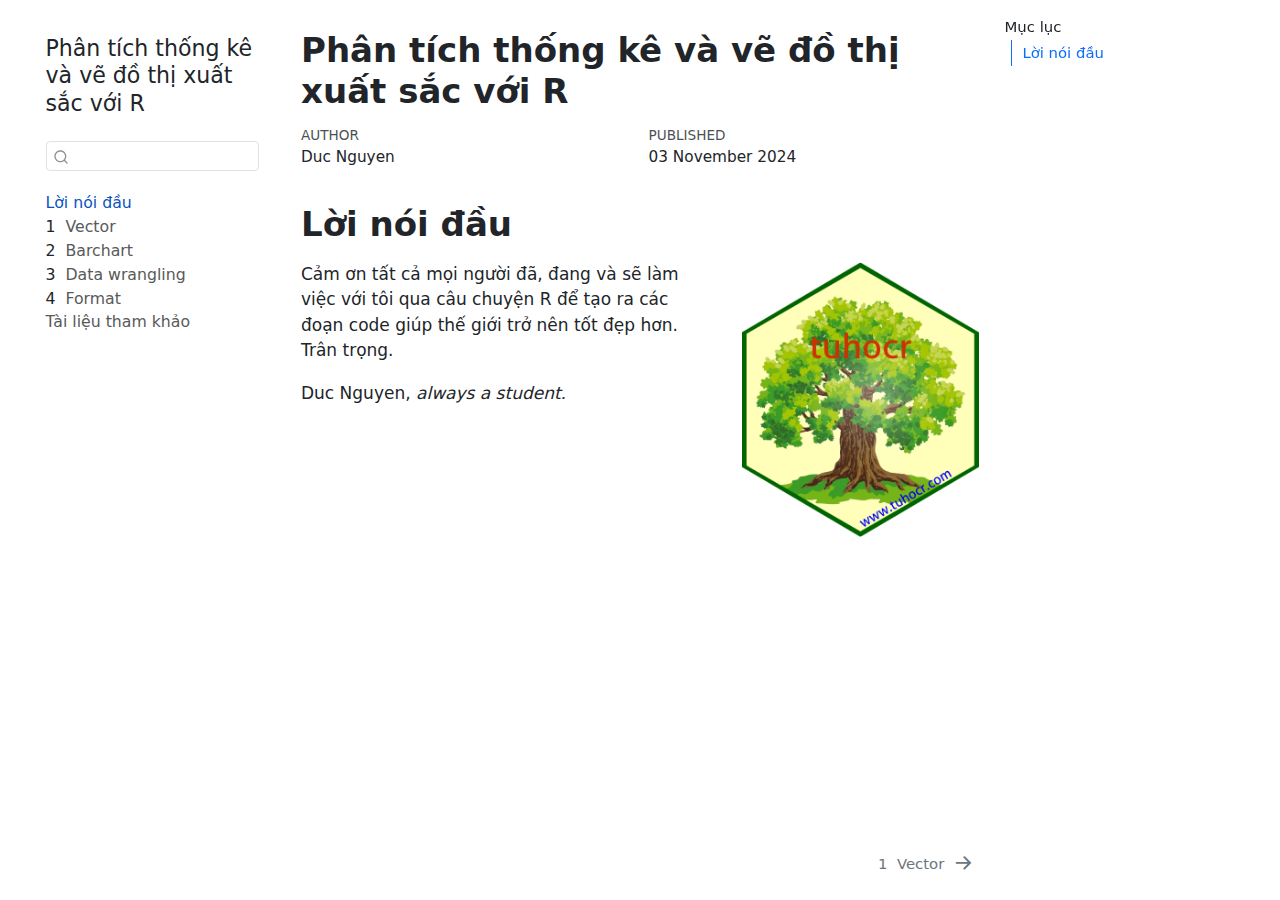
<file: pdf/index.html>
<!DOCTYPE html>
<html xmlns="http://www.w3.org/1999/xhtml" lang="en" xml:lang="en"><head>

<meta charset="utf-8">
<meta name="generator" content="quarto-1.4.550">

<meta name="viewport" content="width=device-width, initial-scale=1.0, user-scalable=yes">

<meta name="author" content="Duc Nguyen">
<meta name="dcterms.date" content="2024-11-03">

<title>Phân tích thống kê và vẽ đồ thị xuất sắc với R</title>
<style>
code{white-space: pre-wrap;}
span.smallcaps{font-variant: small-caps;}
div.columns{display: flex; gap: min(4vw, 1.5em);}
div.column{flex: auto; overflow-x: auto;}
div.hanging-indent{margin-left: 1.5em; text-indent: -1.5em;}
ul.task-list{list-style: none;}
ul.task-list li input[type="checkbox"] {
  width: 0.8em;
  margin: 0 0.8em 0.2em -1em; /* quarto-specific, see https://github.com/quarto-dev/quarto-cli/issues/4556 */ 
  vertical-align: middle;
}
</style>


<script src="site_libs/quarto-nav/quarto-nav.js"></script>
<script src="site_libs/quarto-nav/headroom.min.js"></script>
<script src="site_libs/clipboard/clipboard.min.js"></script>
<script src="site_libs/quarto-search/autocomplete.umd.js"></script>
<script src="site_libs/quarto-search/fuse.min.js"></script>
<script src="site_libs/quarto-search/quarto-search.js"></script>
<meta name="quarto:offset" content="./">
<link href="./vector.html" rel="next">
<script src="site_libs/quarto-html/quarto.js"></script>
<script src="site_libs/quarto-html/popper.min.js"></script>
<script src="site_libs/quarto-html/tippy.umd.min.js"></script>
<script src="site_libs/quarto-html/anchor.min.js"></script>
<link href="site_libs/quarto-html/tippy.css" rel="stylesheet">
<link href="site_libs/quarto-html/quarto-syntax-highlighting.css" rel="stylesheet" id="quarto-text-highlighting-styles">
<script src="site_libs/bootstrap/bootstrap.min.js"></script>
<link href="site_libs/bootstrap/bootstrap-icons.css" rel="stylesheet">
<link href="site_libs/bootstrap/bootstrap.min.css" rel="stylesheet" id="quarto-bootstrap" data-mode="light">
<script id="quarto-search-options" type="application/json">{
  "location": "sidebar",
  "copy-button": false,
  "collapse-after": 3,
  "panel-placement": "start",
  "type": "textbox",
  "limit": 50,
  "keyboard-shortcut": [
    "f",
    "/",
    "s"
  ],
  "show-item-context": false,
  "language": {
    "search-no-results-text": "No results",
    "search-matching-documents-text": "matching documents",
    "search-copy-link-title": "Copy link to search",
    "search-hide-matches-text": "Hide additional matches",
    "search-more-match-text": "more match in this document",
    "search-more-matches-text": "more matches in this document",
    "search-clear-button-title": "Clear",
    "search-text-placeholder": "",
    "search-detached-cancel-button-title": "Cancel",
    "search-submit-button-title": "Submit",
    "search-label": "Search"
  }
}</script>
<style>html{ scroll-behavior: smooth; }</style>


</head>

<body class="nav-sidebar floating">

<div id="quarto-search-results"></div>
  <header id="quarto-header" class="headroom fixed-top">
  <nav class="quarto-secondary-nav">
    <div class="container-fluid d-flex">
      <button type="button" class="quarto-btn-toggle btn" data-bs-toggle="collapse" data-bs-target=".quarto-sidebar-collapse-item" aria-controls="quarto-sidebar" aria-expanded="false" aria-label="Toggle sidebar navigation" onclick="if (window.quartoToggleHeadroom) { window.quartoToggleHeadroom(); }">
        <i class="bi bi-layout-text-sidebar-reverse"></i>
      </button>
        <nav class="quarto-page-breadcrumbs" aria-label="breadcrumb"><ol class="breadcrumb"><li class="breadcrumb-item"><a href="./index.html">Lời nói đầu</a></li></ol></nav>
        <a class="flex-grow-1" role="button" data-bs-toggle="collapse" data-bs-target=".quarto-sidebar-collapse-item" aria-controls="quarto-sidebar" aria-expanded="false" aria-label="Toggle sidebar navigation" onclick="if (window.quartoToggleHeadroom) { window.quartoToggleHeadroom(); }">      
        </a>
      <button type="button" class="btn quarto-search-button" aria-label="" onclick="window.quartoOpenSearch();">
        <i class="bi bi-search"></i>
      </button>
    </div>
  </nav>
</header>
<!-- content -->
<div id="quarto-content" class="quarto-container page-columns page-rows-contents page-layout-full">
<!-- sidebar -->
  <nav id="quarto-sidebar" class="sidebar collapse collapse-horizontal quarto-sidebar-collapse-item sidebar-navigation floating overflow-auto">
    <div class="pt-lg-2 mt-2 text-left sidebar-header">
    <div class="sidebar-title mb-0 py-0">
      <a href="./">Phân tích thống kê và vẽ đồ thị xuất sắc với R</a> 
    </div>
      </div>
        <div class="mt-2 flex-shrink-0 align-items-center">
        <div class="sidebar-search">
        <div id="quarto-search" class="" title="Search"></div>
        </div>
        </div>
    <div class="sidebar-menu-container"> 
    <ul class="list-unstyled mt-1">
        <li class="sidebar-item">
  <div class="sidebar-item-container"> 
  <a href="./index.html" class="sidebar-item-text sidebar-link active">
 <span class="menu-text">Lời nói đầu</span></a>
  </div>
</li>
        <li class="sidebar-item">
  <div class="sidebar-item-container"> 
  <a href="./vector.html" class="sidebar-item-text sidebar-link">
 <span class="menu-text"><span class="chapter-number">1</span>&nbsp; <span class="chapter-title">Vector</span></span></a>
  </div>
</li>
        <li class="sidebar-item">
  <div class="sidebar-item-container"> 
  <a href="./barchart.html" class="sidebar-item-text sidebar-link">
 <span class="menu-text"><span class="chapter-number">2</span>&nbsp; <span class="chapter-title">Barchart</span></span></a>
  </div>
</li>
        <li class="sidebar-item">
  <div class="sidebar-item-container"> 
  <a href="./data_wrangling.html" class="sidebar-item-text sidebar-link">
 <span class="menu-text"><span class="chapter-number">3</span>&nbsp; <span class="chapter-title">Data wrangling</span></span></a>
  </div>
</li>
        <li class="sidebar-item">
  <div class="sidebar-item-container"> 
  <a href="./format.html" class="sidebar-item-text sidebar-link">
 <span class="menu-text"><span class="chapter-number">4</span>&nbsp; <span class="chapter-title">Format</span></span></a>
  </div>
</li>
        <li class="sidebar-item">
  <div class="sidebar-item-container"> 
  <a href="./references.html" class="sidebar-item-text sidebar-link">
 <span class="menu-text">Tài liệu tham khảo</span></a>
  </div>
</li>
    </ul>
    </div>
</nav>
<div id="quarto-sidebar-glass" class="quarto-sidebar-collapse-item" data-bs-toggle="collapse" data-bs-target=".quarto-sidebar-collapse-item"></div>
<!-- margin-sidebar -->
    <div id="quarto-margin-sidebar" class="sidebar margin-sidebar">
        <nav id="TOC" role="doc-toc" class="toc-active" data-toc-expanded="8">
    <h2 id="toc-title">Mục lục</h2>
   
  <ul>
  <li><a href="#lời-nói-đầu" id="toc-lời-nói-đầu" class="nav-link active" data-scroll-target="#lời-nói-đầu">Lời nói đầu</a></li>
  </ul>
</nav>
    </div>
<!-- main -->
<main class="content column-body" id="quarto-document-content">

<header id="title-block-header" class="quarto-title-block default">
<div class="quarto-title">
<h1 class="title">Phân tích thống kê và vẽ đồ thị xuất sắc với R</h1>
</div>



<div class="quarto-title-meta column-body">

    <div>
    <div class="quarto-title-meta-heading">Author</div>
    <div class="quarto-title-meta-contents">
             <p>Duc Nguyen </p>
          </div>
  </div>
    
    <div>
    <div class="quarto-title-meta-heading">Published</div>
    <div class="quarto-title-meta-contents">
      <p class="date">03 November 2024</p>
    </div>
  </div>
  
    
  </div>
  


</header>



<section id="lời-nói-đầu" class="level1 unnumbered">
<h1 class="unnumbered">Lời nói đầu</h1><p><img src="cover.png" title="Phân tích thống kê và vẽ đồ thị xuất sắc với R" class="quarto-cover-image img-fluid"></p>
<p>Cảm ơn tất cả mọi người đã, đang và sẽ làm việc với tôi qua câu chuyện R để tạo ra các đoạn code giúp thế giới trở nên tốt đẹp hơn. Trân trọng.</p>
<p>Duc Nguyen, <em>always a student.</em></p>


</section>

</main> <!-- /main -->
<script id="quarto-html-after-body" type="application/javascript">
window.document.addEventListener("DOMContentLoaded", function (event) {
  const toggleBodyColorMode = (bsSheetEl) => {
    const mode = bsSheetEl.getAttribute("data-mode");
    const bodyEl = window.document.querySelector("body");
    if (mode === "dark") {
      bodyEl.classList.add("quarto-dark");
      bodyEl.classList.remove("quarto-light");
    } else {
      bodyEl.classList.add("quarto-light");
      bodyEl.classList.remove("quarto-dark");
    }
  }
  const toggleBodyColorPrimary = () => {
    const bsSheetEl = window.document.querySelector("link#quarto-bootstrap");
    if (bsSheetEl) {
      toggleBodyColorMode(bsSheetEl);
    }
  }
  toggleBodyColorPrimary();  
  const icon = "";
  const anchorJS = new window.AnchorJS();
  anchorJS.options = {
    placement: 'right',
    icon: icon
  };
  anchorJS.add('.anchored');
  const isCodeAnnotation = (el) => {
    for (const clz of el.classList) {
      if (clz.startsWith('code-annotation-')) {                     
        return true;
      }
    }
    return false;
  }
  const clipboard = new window.ClipboardJS('.code-copy-button', {
    text: function(trigger) {
      const codeEl = trigger.previousElementSibling.cloneNode(true);
      for (const childEl of codeEl.children) {
        if (isCodeAnnotation(childEl)) {
          childEl.remove();
        }
      }
      return codeEl.innerText;
    }
  });
  clipboard.on('success', function(e) {
    // button target
    const button = e.trigger;
    // don't keep focus
    button.blur();
    // flash "checked"
    button.classList.add('code-copy-button-checked');
    var currentTitle = button.getAttribute("title");
    button.setAttribute("title", "Copied!");
    let tooltip;
    if (window.bootstrap) {
      button.setAttribute("data-bs-toggle", "tooltip");
      button.setAttribute("data-bs-placement", "left");
      button.setAttribute("data-bs-title", "Copied!");
      tooltip = new bootstrap.Tooltip(button, 
        { trigger: "manual", 
          customClass: "code-copy-button-tooltip",
          offset: [0, -8]});
      tooltip.show();    
    }
    setTimeout(function() {
      if (tooltip) {
        tooltip.hide();
        button.removeAttribute("data-bs-title");
        button.removeAttribute("data-bs-toggle");
        button.removeAttribute("data-bs-placement");
      }
      button.setAttribute("title", currentTitle);
      button.classList.remove('code-copy-button-checked');
    }, 1000);
    // clear code selection
    e.clearSelection();
  });
  function tippyHover(el, contentFn, onTriggerFn, onUntriggerFn) {
    const config = {
      allowHTML: true,
      maxWidth: 500,
      delay: 100,
      arrow: false,
      appendTo: function(el) {
          return el.parentElement;
      },
      interactive: true,
      interactiveBorder: 10,
      theme: 'quarto',
      placement: 'bottom-start',
    };
    if (contentFn) {
      config.content = contentFn;
    }
    if (onTriggerFn) {
      config.onTrigger = onTriggerFn;
    }
    if (onUntriggerFn) {
      config.onUntrigger = onUntriggerFn;
    }
    window.tippy(el, config); 
  }
  const noterefs = window.document.querySelectorAll('a[role="doc-noteref"]');
  for (var i=0; i<noterefs.length; i++) {
    const ref = noterefs[i];
    tippyHover(ref, function() {
      // use id or data attribute instead here
      let href = ref.getAttribute('data-footnote-href') || ref.getAttribute('href');
      try { href = new URL(href).hash; } catch {}
      const id = href.replace(/^#\/?/, "");
      const note = window.document.getElementById(id);
      return note.innerHTML;
    });
  }
  const xrefs = window.document.querySelectorAll('a.quarto-xref');
  const processXRef = (id, note) => {
    // Strip column container classes
    const stripColumnClz = (el) => {
      el.classList.remove("page-full", "page-columns");
      if (el.children) {
        for (const child of el.children) {
          stripColumnClz(child);
        }
      }
    }
    stripColumnClz(note)
    if (id === null || id.startsWith('sec-')) {
      // Special case sections, only their first couple elements
      const container = document.createElement("div");
      if (note.children && note.children.length > 2) {
        container.appendChild(note.children[0].cloneNode(true));
        for (let i = 1; i < note.children.length; i++) {
          const child = note.children[i];
          if (child.tagName === "P" && child.innerText === "") {
            continue;
          } else {
            container.appendChild(child.cloneNode(true));
            break;
          }
        }
        if (window.Quarto?.typesetMath) {
          window.Quarto.typesetMath(container);
        }
        return container.innerHTML
      } else {
        if (window.Quarto?.typesetMath) {
          window.Quarto.typesetMath(note);
        }
        return note.innerHTML;
      }
    } else {
      // Remove any anchor links if they are present
      const anchorLink = note.querySelector('a.anchorjs-link');
      if (anchorLink) {
        anchorLink.remove();
      }
      if (window.Quarto?.typesetMath) {
        window.Quarto.typesetMath(note);
      }
      // TODO in 1.5, we should make sure this works without a callout special case
      if (note.classList.contains("callout")) {
        return note.outerHTML;
      } else {
        return note.innerHTML;
      }
    }
  }
  for (var i=0; i<xrefs.length; i++) {
    const xref = xrefs[i];
    tippyHover(xref, undefined, function(instance) {
      instance.disable();
      let url = xref.getAttribute('href');
      let hash = undefined; 
      if (url.startsWith('#')) {
        hash = url;
      } else {
        try { hash = new URL(url).hash; } catch {}
      }
      if (hash) {
        const id = hash.replace(/^#\/?/, "");
        const note = window.document.getElementById(id);
        if (note !== null) {
          try {
            const html = processXRef(id, note.cloneNode(true));
            instance.setContent(html);
          } finally {
            instance.enable();
            instance.show();
          }
        } else {
          // See if we can fetch this
          fetch(url.split('#')[0])
          .then(res => res.text())
          .then(html => {
            const parser = new DOMParser();
            const htmlDoc = parser.parseFromString(html, "text/html");
            const note = htmlDoc.getElementById(id);
            if (note !== null) {
              const html = processXRef(id, note);
              instance.setContent(html);
            } 
          }).finally(() => {
            instance.enable();
            instance.show();
          });
        }
      } else {
        // See if we can fetch a full url (with no hash to target)
        // This is a special case and we should probably do some content thinning / targeting
        fetch(url)
        .then(res => res.text())
        .then(html => {
          const parser = new DOMParser();
          const htmlDoc = parser.parseFromString(html, "text/html");
          const note = htmlDoc.querySelector('main.content');
          if (note !== null) {
            // This should only happen for chapter cross references
            // (since there is no id in the URL)
            // remove the first header
            if (note.children.length > 0 && note.children[0].tagName === "HEADER") {
              note.children[0].remove();
            }
            const html = processXRef(null, note);
            instance.setContent(html);
          } 
        }).finally(() => {
          instance.enable();
          instance.show();
        });
      }
    }, function(instance) {
    });
  }
      let selectedAnnoteEl;
      const selectorForAnnotation = ( cell, annotation) => {
        let cellAttr = 'data-code-cell="' + cell + '"';
        let lineAttr = 'data-code-annotation="' +  annotation + '"';
        const selector = 'span[' + cellAttr + '][' + lineAttr + ']';
        return selector;
      }
      const selectCodeLines = (annoteEl) => {
        const doc = window.document;
        const targetCell = annoteEl.getAttribute("data-target-cell");
        const targetAnnotation = annoteEl.getAttribute("data-target-annotation");
        const annoteSpan = window.document.querySelector(selectorForAnnotation(targetCell, targetAnnotation));
        const lines = annoteSpan.getAttribute("data-code-lines").split(",");
        const lineIds = lines.map((line) => {
          return targetCell + "-" + line;
        })
        let top = null;
        let height = null;
        let parent = null;
        if (lineIds.length > 0) {
            //compute the position of the single el (top and bottom and make a div)
            const el = window.document.getElementById(lineIds[0]);
            top = el.offsetTop;
            height = el.offsetHeight;
            parent = el.parentElement.parentElement;
          if (lineIds.length > 1) {
            const lastEl = window.document.getElementById(lineIds[lineIds.length - 1]);
            const bottom = lastEl.offsetTop + lastEl.offsetHeight;
            height = bottom - top;
          }
          if (top !== null && height !== null && parent !== null) {
            // cook up a div (if necessary) and position it 
            let div = window.document.getElementById("code-annotation-line-highlight");
            if (div === null) {
              div = window.document.createElement("div");
              div.setAttribute("id", "code-annotation-line-highlight");
              div.style.position = 'absolute';
              parent.appendChild(div);
            }
            div.style.top = top - 2 + "px";
            div.style.height = height + 4 + "px";
            div.style.left = 0;
            let gutterDiv = window.document.getElementById("code-annotation-line-highlight-gutter");
            if (gutterDiv === null) {
              gutterDiv = window.document.createElement("div");
              gutterDiv.setAttribute("id", "code-annotation-line-highlight-gutter");
              gutterDiv.style.position = 'absolute';
              const codeCell = window.document.getElementById(targetCell);
              const gutter = codeCell.querySelector('.code-annotation-gutter');
              gutter.appendChild(gutterDiv);
            }
            gutterDiv.style.top = top - 2 + "px";
            gutterDiv.style.height = height + 4 + "px";
          }
          selectedAnnoteEl = annoteEl;
        }
      };
      const unselectCodeLines = () => {
        const elementsIds = ["code-annotation-line-highlight", "code-annotation-line-highlight-gutter"];
        elementsIds.forEach((elId) => {
          const div = window.document.getElementById(elId);
          if (div) {
            div.remove();
          }
        });
        selectedAnnoteEl = undefined;
      };
        // Handle positioning of the toggle
    window.addEventListener(
      "resize",
      throttle(() => {
        elRect = undefined;
        if (selectedAnnoteEl) {
          selectCodeLines(selectedAnnoteEl);
        }
      }, 10)
    );
    function throttle(fn, ms) {
    let throttle = false;
    let timer;
      return (...args) => {
        if(!throttle) { // first call gets through
            fn.apply(this, args);
            throttle = true;
        } else { // all the others get throttled
            if(timer) clearTimeout(timer); // cancel #2
            timer = setTimeout(() => {
              fn.apply(this, args);
              timer = throttle = false;
            }, ms);
        }
      };
    }
      // Attach click handler to the DT
      const annoteDls = window.document.querySelectorAll('dt[data-target-cell]');
      for (const annoteDlNode of annoteDls) {
        annoteDlNode.addEventListener('click', (event) => {
          const clickedEl = event.target;
          if (clickedEl !== selectedAnnoteEl) {
            unselectCodeLines();
            const activeEl = window.document.querySelector('dt[data-target-cell].code-annotation-active');
            if (activeEl) {
              activeEl.classList.remove('code-annotation-active');
            }
            selectCodeLines(clickedEl);
            clickedEl.classList.add('code-annotation-active');
          } else {
            // Unselect the line
            unselectCodeLines();
            clickedEl.classList.remove('code-annotation-active');
          }
        });
      }
  const findCites = (el) => {
    const parentEl = el.parentElement;
    if (parentEl) {
      const cites = parentEl.dataset.cites;
      if (cites) {
        return {
          el,
          cites: cites.split(' ')
        };
      } else {
        return findCites(el.parentElement)
      }
    } else {
      return undefined;
    }
  };
  var bibliorefs = window.document.querySelectorAll('a[role="doc-biblioref"]');
  for (var i=0; i<bibliorefs.length; i++) {
    const ref = bibliorefs[i];
    const citeInfo = findCites(ref);
    if (citeInfo) {
      tippyHover(citeInfo.el, function() {
        var popup = window.document.createElement('div');
        citeInfo.cites.forEach(function(cite) {
          var citeDiv = window.document.createElement('div');
          citeDiv.classList.add('hanging-indent');
          citeDiv.classList.add('csl-entry');
          var biblioDiv = window.document.getElementById('ref-' + cite);
          if (biblioDiv) {
            citeDiv.innerHTML = biblioDiv.innerHTML;
          }
          popup.appendChild(citeDiv);
        });
        return popup.innerHTML;
      });
    }
  }
});
</script>
<nav class="page-navigation column-body">
  <div class="nav-page nav-page-previous">
  </div>
  <div class="nav-page nav-page-next">
      <a href="./vector.html" class="pagination-link" aria-label="Vector">
        <span class="nav-page-text"><span class="chapter-number">1</span>&nbsp; <span class="chapter-title">Vector</span></span> <i class="bi bi-arrow-right-short"></i>
      </a>
  </div>
</nav>
</div> <!-- /content -->




<script src="site_libs/quarto-html/zenscroll-min.js"></script>
</body></html>
</file>
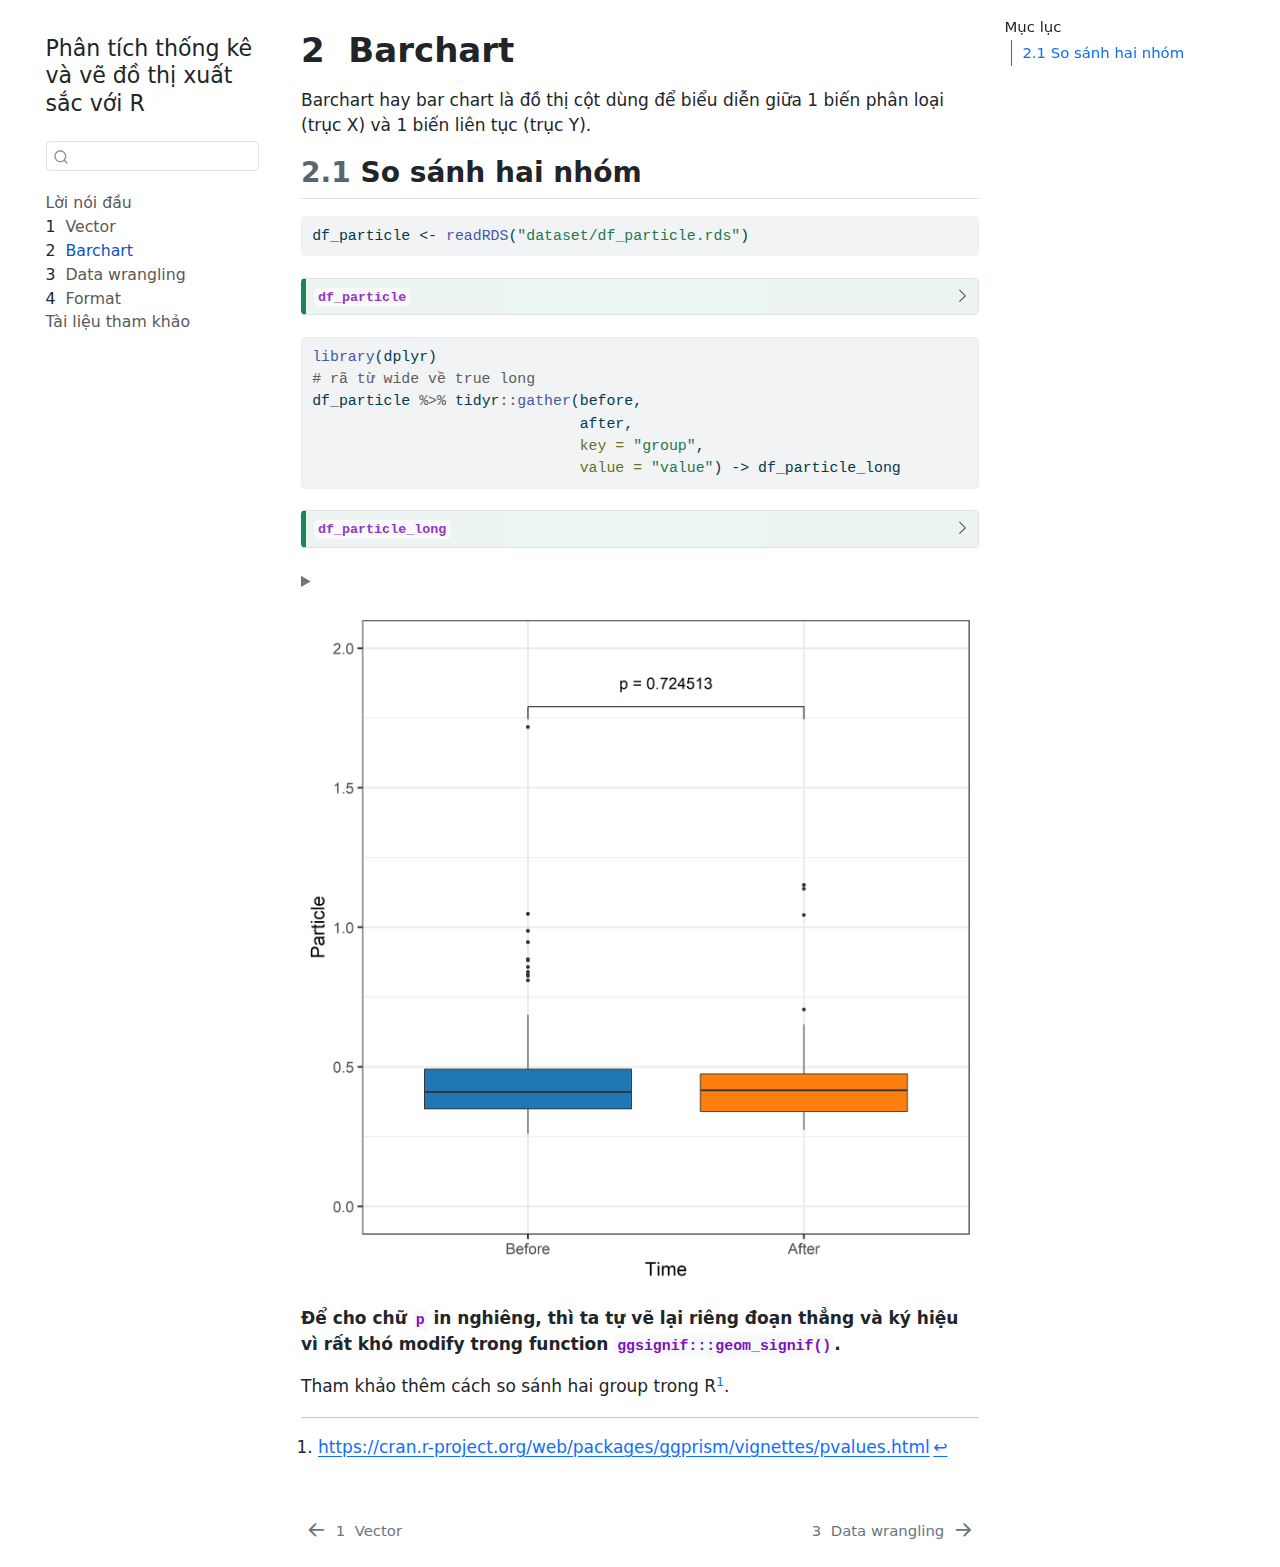
<file: docs/barchart.html>
<!DOCTYPE html>
<html xmlns="http://www.w3.org/1999/xhtml" lang="en" xml:lang="en"><head>

<meta charset="utf-8">
<meta name="generator" content="quarto-1.4.550">

<meta name="viewport" content="width=device-width, initial-scale=1.0, user-scalable=yes">


<title>Phân tích thống kê và vẽ đồ thị xuất sắc với R - 2&nbsp; Barchart</title>
<style>
code{white-space: pre-wrap;}
span.smallcaps{font-variant: small-caps;}
div.columns{display: flex; gap: min(4vw, 1.5em);}
div.column{flex: auto; overflow-x: auto;}
div.hanging-indent{margin-left: 1.5em; text-indent: -1.5em;}
ul.task-list{list-style: none;}
ul.task-list li input[type="checkbox"] {
  width: 0.8em;
  margin: 0 0.8em 0.2em -1em; /* quarto-specific, see https://github.com/quarto-dev/quarto-cli/issues/4556 */ 
  vertical-align: middle;
}
/* CSS for syntax highlighting */
pre > code.sourceCode { white-space: pre; position: relative; }
pre > code.sourceCode > span { line-height: 1.25; }
pre > code.sourceCode > span:empty { height: 1.2em; }
.sourceCode { overflow: visible; }
code.sourceCode > span { color: inherit; text-decoration: inherit; }
div.sourceCode { margin: 1em 0; }
pre.sourceCode { margin: 0; }
@media screen {
div.sourceCode { overflow: auto; }
}
@media print {
pre > code.sourceCode { white-space: pre-wrap; }
pre > code.sourceCode > span { text-indent: -5em; padding-left: 5em; }
}
pre.numberSource code
  { counter-reset: source-line 0; }
pre.numberSource code > span
  { position: relative; left: -4em; counter-increment: source-line; }
pre.numberSource code > span > a:first-child::before
  { content: counter(source-line);
    position: relative; left: -1em; text-align: right; vertical-align: baseline;
    border: none; display: inline-block;
    -webkit-touch-callout: none; -webkit-user-select: none;
    -khtml-user-select: none; -moz-user-select: none;
    -ms-user-select: none; user-select: none;
    padding: 0 4px; width: 4em;
  }
pre.numberSource { margin-left: 3em;  padding-left: 4px; }
div.sourceCode
  {   }
@media screen {
pre > code.sourceCode > span > a:first-child::before { text-decoration: underline; }
}
</style>


<script src="site_libs/quarto-nav/quarto-nav.js"></script>
<script src="site_libs/quarto-nav/headroom.min.js"></script>
<script src="site_libs/clipboard/clipboard.min.js"></script>
<script src="site_libs/quarto-search/autocomplete.umd.js"></script>
<script src="site_libs/quarto-search/fuse.min.js"></script>
<script src="site_libs/quarto-search/quarto-search.js"></script>
<meta name="quarto:offset" content="./">
<link href="./data_wrangling.html" rel="next">
<link href="./vector.html" rel="prev">
<script src="site_libs/quarto-html/quarto.js"></script>
<script src="site_libs/quarto-html/popper.min.js"></script>
<script src="site_libs/quarto-html/tippy.umd.min.js"></script>
<script src="site_libs/quarto-html/anchor.min.js"></script>
<link href="site_libs/quarto-html/tippy.css" rel="stylesheet">
<link href="site_libs/quarto-html/quarto-syntax-highlighting.css" rel="stylesheet" id="quarto-text-highlighting-styles">
<script src="site_libs/bootstrap/bootstrap.min.js"></script>
<link href="site_libs/bootstrap/bootstrap-icons.css" rel="stylesheet">
<link href="site_libs/bootstrap/bootstrap.min.css" rel="stylesheet" id="quarto-bootstrap" data-mode="light">
<script id="quarto-search-options" type="application/json">{
  "location": "sidebar",
  "copy-button": false,
  "collapse-after": 3,
  "panel-placement": "start",
  "type": "textbox",
  "limit": 50,
  "keyboard-shortcut": [
    "f",
    "/",
    "s"
  ],
  "show-item-context": false,
  "language": {
    "search-no-results-text": "No results",
    "search-matching-documents-text": "matching documents",
    "search-copy-link-title": "Copy link to search",
    "search-hide-matches-text": "Hide additional matches",
    "search-more-match-text": "more match in this document",
    "search-more-matches-text": "more matches in this document",
    "search-clear-button-title": "Clear",
    "search-text-placeholder": "",
    "search-detached-cancel-button-title": "Cancel",
    "search-submit-button-title": "Submit",
    "search-label": "Search"
  }
}</script>
<style>html{ scroll-behavior: smooth; }</style>


</head>

<body class="nav-sidebar floating">

<div id="quarto-search-results"></div>
  <header id="quarto-header" class="headroom fixed-top">
  <nav class="quarto-secondary-nav">
    <div class="container-fluid d-flex">
      <button type="button" class="quarto-btn-toggle btn" data-bs-toggle="collapse" data-bs-target=".quarto-sidebar-collapse-item" aria-controls="quarto-sidebar" aria-expanded="false" aria-label="Toggle sidebar navigation" onclick="if (window.quartoToggleHeadroom) { window.quartoToggleHeadroom(); }">
        <i class="bi bi-layout-text-sidebar-reverse"></i>
      </button>
        <nav class="quarto-page-breadcrumbs" aria-label="breadcrumb"><ol class="breadcrumb"><li class="breadcrumb-item"><a href="./barchart.html"><span class="chapter-number">2</span>&nbsp; <span class="chapter-title">Barchart</span></a></li></ol></nav>
        <a class="flex-grow-1" role="button" data-bs-toggle="collapse" data-bs-target=".quarto-sidebar-collapse-item" aria-controls="quarto-sidebar" aria-expanded="false" aria-label="Toggle sidebar navigation" onclick="if (window.quartoToggleHeadroom) { window.quartoToggleHeadroom(); }">      
        </a>
      <button type="button" class="btn quarto-search-button" aria-label="" onclick="window.quartoOpenSearch();">
        <i class="bi bi-search"></i>
      </button>
    </div>
  </nav>
</header>
<!-- content -->
<div id="quarto-content" class="quarto-container page-columns page-rows-contents page-layout-full">
<!-- sidebar -->
  <nav id="quarto-sidebar" class="sidebar collapse collapse-horizontal quarto-sidebar-collapse-item sidebar-navigation floating overflow-auto">
    <div class="pt-lg-2 mt-2 text-left sidebar-header">
    <div class="sidebar-title mb-0 py-0">
      <a href="./">Phân tích thống kê và vẽ đồ thị xuất sắc với R</a> 
    </div>
      </div>
        <div class="mt-2 flex-shrink-0 align-items-center">
        <div class="sidebar-search">
        <div id="quarto-search" class="" title="Search"></div>
        </div>
        </div>
    <div class="sidebar-menu-container"> 
    <ul class="list-unstyled mt-1">
        <li class="sidebar-item">
  <div class="sidebar-item-container"> 
  <a href="./index.html" class="sidebar-item-text sidebar-link">
 <span class="menu-text">Lời nói đầu</span></a>
  </div>
</li>
        <li class="sidebar-item">
  <div class="sidebar-item-container"> 
  <a href="./vector.html" class="sidebar-item-text sidebar-link">
 <span class="menu-text"><span class="chapter-number">1</span>&nbsp; <span class="chapter-title">Vector</span></span></a>
  </div>
</li>
        <li class="sidebar-item">
  <div class="sidebar-item-container"> 
  <a href="./barchart.html" class="sidebar-item-text sidebar-link active">
 <span class="menu-text"><span class="chapter-number">2</span>&nbsp; <span class="chapter-title">Barchart</span></span></a>
  </div>
</li>
        <li class="sidebar-item">
  <div class="sidebar-item-container"> 
  <a href="./data_wrangling.html" class="sidebar-item-text sidebar-link">
 <span class="menu-text"><span class="chapter-number">3</span>&nbsp; <span class="chapter-title">Data wrangling</span></span></a>
  </div>
</li>
        <li class="sidebar-item">
  <div class="sidebar-item-container"> 
  <a href="./format.html" class="sidebar-item-text sidebar-link">
 <span class="menu-text"><span class="chapter-number">4</span>&nbsp; <span class="chapter-title">Format</span></span></a>
  </div>
</li>
        <li class="sidebar-item">
  <div class="sidebar-item-container"> 
  <a href="./references.html" class="sidebar-item-text sidebar-link">
 <span class="menu-text">Tài liệu tham khảo</span></a>
  </div>
</li>
    </ul>
    </div>
</nav>
<div id="quarto-sidebar-glass" class="quarto-sidebar-collapse-item" data-bs-toggle="collapse" data-bs-target=".quarto-sidebar-collapse-item"></div>
<!-- margin-sidebar -->
    <div id="quarto-margin-sidebar" class="sidebar margin-sidebar">
        <nav id="TOC" role="doc-toc" class="toc-active" data-toc-expanded="8">
    <h2 id="toc-title">Mục lục</h2>
   
  <ul>
  <li><a href="#so-sánh-hai-nhóm" id="toc-so-sánh-hai-nhóm" class="nav-link active" data-scroll-target="#so-sánh-hai-nhóm"><span class="header-section-number">2.1</span> So sánh hai nhóm</a></li>
  </ul>
</nav>
    </div>
<!-- main -->
<main class="content column-body" id="quarto-document-content">

<header id="title-block-header" class="quarto-title-block default">
<div class="quarto-title">
<h1 class="title"><span class="chapter-number">2</span>&nbsp; <span class="chapter-title">Barchart</span></h1>
</div>



<div class="quarto-title-meta column-body">

    
  
    
  </div>
  


</header>


<p>Barchart hay bar chart là đồ thị cột dùng để biểu diễn giữa 1 biến phân loại (trục X) và 1 biến liên tục (trục Y).</p>
<section id="so-sánh-hai-nhóm" class="level2" data-number="2.1">
<h2 data-number="2.1" class="anchored" data-anchor-id="so-sánh-hai-nhóm"><span class="header-section-number">2.1</span> So sánh hai nhóm</h2>
<div class="cell">
<div class="sourceCode cell-code" id="cb1"><pre class="sourceCode r code-with-copy"><code class="sourceCode r"><span id="cb1-1"><a href="#cb1-1" aria-hidden="true" tabindex="-1"></a>df_particle <span class="ot">&lt;-</span> <span class="fu">readRDS</span>(<span class="st">"dataset/df_particle.rds"</span>)</span></code><button title="Copy to Clipboard" class="code-copy-button"><i class="bi"></i></button></pre></div>
</div>
<div class="callout callout-style-default callout-tip no-icon callout-titled" title="`df_particle`">
<div class="callout-header d-flex align-content-center" data-bs-toggle="collapse" data-bs-target=".callout-1-contents" aria-controls="callout-1" aria-expanded="false" aria-label="Toggle callout">
<div class="callout-icon-container">
<i class="callout-icon no-icon"></i>
</div>
<div class="callout-title-container flex-fill">
<code>df_particle</code>
</div>
<div class="callout-btn-toggle d-inline-block border-0 py-1 ps-1 pe-0 float-end"><i class="callout-toggle"></i></div>
</div>
<div id="callout-1" class="callout-1-contents callout-collapse collapse">
<div class="callout-body-container callout-body">
<div class="cell">
<div class="cell-output cell-output-stdout">
<pre><code>    before after
1    0.291 0.335
2    0.635 0.513
3    0.493 0.469
4    0.480 0.386
5    0.401 0.398
6    0.330 0.323
7    0.398 0.393
8    0.332 0.302
9    0.439 0.434
10   0.409 1.718
11   0.302 0.260
12   0.335 0.288
13   0.576 0.686
14   0.476 0.571
15   0.406 0.810
16   0.435 0.410
17   0.280 0.353
18   0.413 0.390
19   0.291 0.323
20   0.444 0.394
21   0.426 0.449
22   1.138 0.506
23   0.434 0.456
24   0.286 0.278
25   0.353 0.319
26   0.414 0.539
27   0.476 0.392
28   0.393 0.399
29   0.342 0.348
30   0.589 0.479
31   0.577 0.281
32   0.426 0.415
33   0.421 0.412
34   0.406 0.415
35   0.283 0.447
36   0.486 0.410
37   1.044 0.858
38   0.437 0.420
39   0.474 0.533
40   0.457 0.431
41   0.311 0.288
42   0.397 0.826
43   0.418 0.537
44   0.424 0.396
45   0.291 0.268
46   0.396 0.882
47   0.312 0.285
48   0.413 0.550
49   0.406 0.384
50   0.414 0.493
51   0.460 0.446
52   0.418 0.395
53   0.452 0.422
54   0.403 1.048
55   0.412 0.947
56   0.418 0.421
57   0.506 0.404
58   0.424 0.428
59   0.404 0.830
60   0.442 0.598
61   0.562 0.473
62   0.433 0.444
63   0.440 0.399
64   0.504 0.420
65   0.275 0.312
66   0.399 0.393
67   0.560 0.391
68   0.279 0.350
69   0.529 0.402
70   0.277 0.268
71   0.412 0.474
72   0.319 0.327
73   0.403 0.386
74   0.288 0.296
75   0.280 0.265
76   0.309 0.331
77   0.459 0.390
78   0.514 0.586
79   0.321 0.283
80   0.359 0.885
81   1.152 0.568
82   0.491 0.571
83   0.285 0.323
84   0.706 0.462
85   0.287 0.301
86   0.432 0.400
87   0.441 0.387
88   0.388 0.401
89   0.553 0.395
90   0.296 0.266
91   0.284 0.308
92   0.536 0.380
93   0.409 0.840
94   0.420 0.426
95   0.284 0.318
96   0.587 0.471
97   0.652 0.540
98   0.401 0.987
99   0.649 0.467
100  0.423 0.491</code></pre>
</div>
</div>
</div>
</div>
</div>
<div class="cell">
<div class="sourceCode cell-code" id="cb3"><pre class="sourceCode r code-with-copy"><code class="sourceCode r"><span id="cb3-1"><a href="#cb3-1" aria-hidden="true" tabindex="-1"></a><span class="fu">library</span>(dplyr)</span>
<span id="cb3-2"><a href="#cb3-2" aria-hidden="true" tabindex="-1"></a><span class="co"># rã từ wide về true long</span></span>
<span id="cb3-3"><a href="#cb3-3" aria-hidden="true" tabindex="-1"></a>df_particle <span class="sc">%&gt;%</span> tidyr<span class="sc">::</span><span class="fu">gather</span>(before,</span>
<span id="cb3-4"><a href="#cb3-4" aria-hidden="true" tabindex="-1"></a>                              after,</span>
<span id="cb3-5"><a href="#cb3-5" aria-hidden="true" tabindex="-1"></a>                              <span class="at">key =</span> <span class="st">"group"</span>,</span>
<span id="cb3-6"><a href="#cb3-6" aria-hidden="true" tabindex="-1"></a>                              <span class="at">value =</span> <span class="st">"value"</span>) <span class="ot">-&gt;</span> df_particle_long</span></code><button title="Copy to Clipboard" class="code-copy-button"><i class="bi"></i></button></pre></div>
</div>
<div class="callout callout-style-default callout-tip no-icon callout-titled" title="`df_particle_long`">
<div class="callout-header d-flex align-content-center" data-bs-toggle="collapse" data-bs-target=".callout-2-contents" aria-controls="callout-2" aria-expanded="false" aria-label="Toggle callout">
<div class="callout-icon-container">
<i class="callout-icon no-icon"></i>
</div>
<div class="callout-title-container flex-fill">
<code>df_particle_long</code>
</div>
<div class="callout-btn-toggle d-inline-block border-0 py-1 ps-1 pe-0 float-end"><i class="callout-toggle"></i></div>
</div>
<div id="callout-2" class="callout-2-contents callout-collapse collapse">
<div class="callout-body-container callout-body">
<div class="cell">
<div class="cell-output cell-output-stdout">
<pre><code>     group value
1   before 0.291
2   before 0.635
3   before 0.493
4   before 0.480
5   before 0.401
6   before 0.330
7   before 0.398
8   before 0.332
9   before 0.439
10  before 0.409
11  before 0.302
12  before 0.335
13  before 0.576
14  before 0.476
15  before 0.406
16  before 0.435
17  before 0.280
18  before 0.413
19  before 0.291
20  before 0.444
21  before 0.426
22  before 1.138
23  before 0.434
24  before 0.286
25  before 0.353
26  before 0.414
27  before 0.476
28  before 0.393
29  before 0.342
30  before 0.589
31  before 0.577
32  before 0.426
33  before 0.421
34  before 0.406
35  before 0.283
36  before 0.486
37  before 1.044
38  before 0.437
39  before 0.474
40  before 0.457
41  before 0.311
42  before 0.397
43  before 0.418
44  before 0.424
45  before 0.291
46  before 0.396
47  before 0.312
48  before 0.413
49  before 0.406
50  before 0.414
51  before 0.460
52  before 0.418
53  before 0.452
54  before 0.403
55  before 0.412
56  before 0.418
57  before 0.506
58  before 0.424
59  before 0.404
60  before 0.442
61  before 0.562
62  before 0.433
63  before 0.440
64  before 0.504
65  before 0.275
66  before 0.399
67  before 0.560
68  before 0.279
69  before 0.529
70  before 0.277
71  before 0.412
72  before 0.319
73  before 0.403
74  before 0.288
75  before 0.280
76  before 0.309
77  before 0.459
78  before 0.514
79  before 0.321
80  before 0.359
81  before 1.152
82  before 0.491
83  before 0.285
84  before 0.706
85  before 0.287
86  before 0.432
87  before 0.441
88  before 0.388
89  before 0.553
90  before 0.296
91  before 0.284
92  before 0.536
93  before 0.409
94  before 0.420
95  before 0.284
96  before 0.587
97  before 0.652
98  before 0.401
99  before 0.649
100 before 0.423
101  after 0.335
102  after 0.513
103  after 0.469
104  after 0.386
105  after 0.398
106  after 0.323
107  after 0.393
108  after 0.302
109  after 0.434
110  after 1.718
111  after 0.260
112  after 0.288
113  after 0.686
114  after 0.571
115  after 0.810
116  after 0.410
117  after 0.353
118  after 0.390
119  after 0.323
120  after 0.394
121  after 0.449
122  after 0.506
123  after 0.456
124  after 0.278
125  after 0.319
126  after 0.539
127  after 0.392
128  after 0.399
129  after 0.348
130  after 0.479
131  after 0.281
132  after 0.415
133  after 0.412
134  after 0.415
135  after 0.447
136  after 0.410
137  after 0.858
138  after 0.420
139  after 0.533
140  after 0.431
141  after 0.288
142  after 0.826
143  after 0.537
144  after 0.396
145  after 0.268
146  after 0.882
147  after 0.285
148  after 0.550
149  after 0.384
150  after 0.493
151  after 0.446
152  after 0.395
153  after 0.422
154  after 1.048
155  after 0.947
156  after 0.421
157  after 0.404
158  after 0.428
159  after 0.830
160  after 0.598
161  after 0.473
162  after 0.444
163  after 0.399
164  after 0.420
165  after 0.312
166  after 0.393
167  after 0.391
168  after 0.350
169  after 0.402
170  after 0.268
171  after 0.474
172  after 0.327
173  after 0.386
174  after 0.296
175  after 0.265
176  after 0.331
177  after 0.390
178  after 0.586
179  after 0.283
180  after 0.885
181  after 0.568
182  after 0.571
183  after 0.323
184  after 0.462
185  after 0.301
186  after 0.400
187  after 0.387
188  after 0.401
189  after 0.395
190  after 0.266
191  after 0.308
192  after 0.380
193  after 0.840
194  after 0.426
195  after 0.318
196  after 0.471
197  after 0.540
198  after 0.987
199  after 0.467
200  after 0.491</code></pre>
</div>
</div>
</div>
</div>
</div>
<div class="cell">
<details class="code-fold">
<summary></summary>
<div class="sourceCode cell-code" id="cb5"><pre class="sourceCode r code-with-copy"><code class="sourceCode r"><span id="cb5-1"><a href="#cb5-1" aria-hidden="true" tabindex="-1"></a><span class="fu">png</span>(<span class="at">filename =</span> <span class="st">"img/p1.png"</span>,</span>
<span id="cb5-2"><a href="#cb5-2" aria-hidden="true" tabindex="-1"></a>    <span class="at">width =</span> <span class="dv">10</span>,</span>
<span id="cb5-3"><a href="#cb5-3" aria-hidden="true" tabindex="-1"></a>    <span class="at">height =</span> <span class="dv">10</span>,</span>
<span id="cb5-4"><a href="#cb5-4" aria-hidden="true" tabindex="-1"></a>    <span class="at">res =</span> <span class="dv">300</span>,</span>
<span id="cb5-5"><a href="#cb5-5" aria-hidden="true" tabindex="-1"></a>    <span class="at">units =</span> <span class="st">"in"</span>)</span>
<span id="cb5-6"><a href="#cb5-6" aria-hidden="true" tabindex="-1"></a></span>
<span id="cb5-7"><a href="#cb5-7" aria-hidden="true" tabindex="-1"></a><span class="fu">library</span>(ggplot2)</span>
<span id="cb5-8"><a href="#cb5-8" aria-hidden="true" tabindex="-1"></a><span class="fu">library</span>(ggsignif)</span>
<span id="cb5-9"><a href="#cb5-9" aria-hidden="true" tabindex="-1"></a><span class="fu">library</span>(ggsci)</span>
<span id="cb5-10"><a href="#cb5-10" aria-hidden="true" tabindex="-1"></a></span>
<span id="cb5-11"><a href="#cb5-11" aria-hidden="true" tabindex="-1"></a><span class="fu">ggplot</span>(<span class="at">data =</span> df_particle_long,</span>
<span id="cb5-12"><a href="#cb5-12" aria-hidden="true" tabindex="-1"></a>       <span class="at">mapping =</span> <span class="fu">aes</span>(<span class="at">x =</span> group,</span>
<span id="cb5-13"><a href="#cb5-13" aria-hidden="true" tabindex="-1"></a>                     <span class="at">y =</span> value,</span>
<span id="cb5-14"><a href="#cb5-14" aria-hidden="true" tabindex="-1"></a>                     <span class="at">fill =</span> group)) <span class="sc">+</span></span>
<span id="cb5-15"><a href="#cb5-15" aria-hidden="true" tabindex="-1"></a>  </span>
<span id="cb5-16"><a href="#cb5-16" aria-hidden="true" tabindex="-1"></a>  <span class="fu">geom_boxplot</span>(<span class="at">show.legend =</span> <span class="cn">FALSE</span>) <span class="sc">+</span></span>
<span id="cb5-17"><a href="#cb5-17" aria-hidden="true" tabindex="-1"></a>  </span>
<span id="cb5-18"><a href="#cb5-18" aria-hidden="true" tabindex="-1"></a>  <span class="fu">scale_x_discrete</span>(<span class="at">labels =</span> <span class="fu">c</span>(<span class="st">"Before"</span>, </span>
<span id="cb5-19"><a href="#cb5-19" aria-hidden="true" tabindex="-1"></a>                              <span class="st">"After"</span>)) <span class="sc">+</span></span>
<span id="cb5-20"><a href="#cb5-20" aria-hidden="true" tabindex="-1"></a>  </span>
<span id="cb5-21"><a href="#cb5-21" aria-hidden="true" tabindex="-1"></a>  <span class="fu">scale_y_continuous</span>(<span class="at">limits =</span> <span class="fu">c</span>(<span class="dv">0</span>, <span class="dv">2</span>)) <span class="sc">+</span></span>
<span id="cb5-22"><a href="#cb5-22" aria-hidden="true" tabindex="-1"></a>  </span>
<span id="cb5-23"><a href="#cb5-23" aria-hidden="true" tabindex="-1"></a>   ggsignif<span class="sc">:::</span><span class="fu">geom_signif</span>(<span class="at">comparisons =</span> <span class="fu">list</span>(<span class="fu">unique</span>(df_particle_long<span class="sc">$</span>group)),</span>
<span id="cb5-24"><a href="#cb5-24" aria-hidden="true" tabindex="-1"></a>                         <span class="at">map_signif_level =</span> <span class="cf">function</span>(p_ok) {</span>
<span id="cb5-25"><a href="#cb5-25" aria-hidden="true" tabindex="-1"></a>                           <span class="co"># ""</span></span>
<span id="cb5-26"><a href="#cb5-26" aria-hidden="true" tabindex="-1"></a>                         <span class="fu">paste0</span>(<span class="st">"p"</span>, <span class="st">" = "</span>, <span class="fu">round</span>(p_ok, <span class="dv">6</span>))</span>
<span id="cb5-27"><a href="#cb5-27" aria-hidden="true" tabindex="-1"></a>                           },</span>
<span id="cb5-28"><a href="#cb5-28" aria-hidden="true" tabindex="-1"></a>                         <span class="at">textsize =</span> <span class="dv">6</span>,</span>
<span id="cb5-29"><a href="#cb5-29" aria-hidden="true" tabindex="-1"></a>                         <span class="at">vjust =</span> <span class="sc">-</span><span class="dv">1</span>,</span>
<span id="cb5-30"><a href="#cb5-30" aria-hidden="true" tabindex="-1"></a>                         <span class="at">test =</span> <span class="st">"wilcox.test"</span>,</span>
<span id="cb5-31"><a href="#cb5-31" aria-hidden="true" tabindex="-1"></a>                         <span class="at">test.args =</span> <span class="fu">list</span>(<span class="at">paired =</span> <span class="cn">TRUE</span>)</span>
<span id="cb5-32"><a href="#cb5-32" aria-hidden="true" tabindex="-1"></a>                         ) <span class="sc">+</span></span>
<span id="cb5-33"><a href="#cb5-33" aria-hidden="true" tabindex="-1"></a>  </span>
<span id="cb5-34"><a href="#cb5-34" aria-hidden="true" tabindex="-1"></a>  ggsci<span class="sc">:::</span><span class="fu">scale_fill_d3</span>() <span class="sc">+</span></span>
<span id="cb5-35"><a href="#cb5-35" aria-hidden="true" tabindex="-1"></a>  </span>
<span id="cb5-36"><a href="#cb5-36" aria-hidden="true" tabindex="-1"></a>  <span class="fu">labs</span>(<span class="at">x =</span> <span class="st">"Time"</span>,</span>
<span id="cb5-37"><a href="#cb5-37" aria-hidden="true" tabindex="-1"></a>       <span class="at">y =</span> <span class="st">"Particle"</span>) <span class="sc">+</span></span>
<span id="cb5-38"><a href="#cb5-38" aria-hidden="true" tabindex="-1"></a>  </span>
<span id="cb5-39"><a href="#cb5-39" aria-hidden="true" tabindex="-1"></a>  <span class="fu">theme_bw</span>(<span class="at">base_size =</span> <span class="dv">20</span>) <span class="ot">-&gt;</span> p1</span>
<span id="cb5-40"><a href="#cb5-40" aria-hidden="true" tabindex="-1"></a></span>
<span id="cb5-41"><a href="#cb5-41" aria-hidden="true" tabindex="-1"></a>p1</span>
<span id="cb5-42"><a href="#cb5-42" aria-hidden="true" tabindex="-1"></a></span>
<span id="cb5-43"><a href="#cb5-43" aria-hidden="true" tabindex="-1"></a><span class="fu">dev.off</span>()</span></code><button title="Copy to Clipboard" class="code-copy-button"><i class="bi"></i></button></pre></div>
</details>
</div>
<p><img src="img/p1.png" class="img-fluid"></p>
<p><strong>Để cho chữ <code>p</code> in nghiêng, thì ta tự vẽ lại riêng đoạn thẳng và ký hiệu vì rất khó modify trong function <code>ggsignif:::geom_signif()</code>.</strong></p>
<p>Tham khảo thêm cách so sánh hai group trong R<a href="#fn1" class="footnote-ref" id="fnref1" role="doc-noteref"><sup>1</sup></a>.</p>


</section>
<section id="footnotes" class="footnotes footnotes-end-of-document" role="doc-endnotes">
<hr>
<ol>
<li id="fn1"><p><a href="https://cran.r-project.org/web/packages/ggprism/vignettes/pvalues.html" class="uri">https://cran.r-project.org/web/packages/ggprism/vignettes/pvalues.html</a><a href="#fnref1" class="footnote-back" role="doc-backlink">↩︎</a></p></li>
</ol>
</section>

</main> <!-- /main -->
<script id="quarto-html-after-body" type="application/javascript">
window.document.addEventListener("DOMContentLoaded", function (event) {
  const toggleBodyColorMode = (bsSheetEl) => {
    const mode = bsSheetEl.getAttribute("data-mode");
    const bodyEl = window.document.querySelector("body");
    if (mode === "dark") {
      bodyEl.classList.add("quarto-dark");
      bodyEl.classList.remove("quarto-light");
    } else {
      bodyEl.classList.add("quarto-light");
      bodyEl.classList.remove("quarto-dark");
    }
  }
  const toggleBodyColorPrimary = () => {
    const bsSheetEl = window.document.querySelector("link#quarto-bootstrap");
    if (bsSheetEl) {
      toggleBodyColorMode(bsSheetEl);
    }
  }
  toggleBodyColorPrimary();  
  const icon = "";
  const anchorJS = new window.AnchorJS();
  anchorJS.options = {
    placement: 'right',
    icon: icon
  };
  anchorJS.add('.anchored');
  const isCodeAnnotation = (el) => {
    for (const clz of el.classList) {
      if (clz.startsWith('code-annotation-')) {                     
        return true;
      }
    }
    return false;
  }
  const clipboard = new window.ClipboardJS('.code-copy-button', {
    text: function(trigger) {
      const codeEl = trigger.previousElementSibling.cloneNode(true);
      for (const childEl of codeEl.children) {
        if (isCodeAnnotation(childEl)) {
          childEl.remove();
        }
      }
      return codeEl.innerText;
    }
  });
  clipboard.on('success', function(e) {
    // button target
    const button = e.trigger;
    // don't keep focus
    button.blur();
    // flash "checked"
    button.classList.add('code-copy-button-checked');
    var currentTitle = button.getAttribute("title");
    button.setAttribute("title", "Copied!");
    let tooltip;
    if (window.bootstrap) {
      button.setAttribute("data-bs-toggle", "tooltip");
      button.setAttribute("data-bs-placement", "left");
      button.setAttribute("data-bs-title", "Copied!");
      tooltip = new bootstrap.Tooltip(button, 
        { trigger: "manual", 
          customClass: "code-copy-button-tooltip",
          offset: [0, -8]});
      tooltip.show();    
    }
    setTimeout(function() {
      if (tooltip) {
        tooltip.hide();
        button.removeAttribute("data-bs-title");
        button.removeAttribute("data-bs-toggle");
        button.removeAttribute("data-bs-placement");
      }
      button.setAttribute("title", currentTitle);
      button.classList.remove('code-copy-button-checked');
    }, 1000);
    // clear code selection
    e.clearSelection();
  });
  function tippyHover(el, contentFn, onTriggerFn, onUntriggerFn) {
    const config = {
      allowHTML: true,
      maxWidth: 500,
      delay: 100,
      arrow: false,
      appendTo: function(el) {
          return el.parentElement;
      },
      interactive: true,
      interactiveBorder: 10,
      theme: 'quarto',
      placement: 'bottom-start',
    };
    if (contentFn) {
      config.content = contentFn;
    }
    if (onTriggerFn) {
      config.onTrigger = onTriggerFn;
    }
    if (onUntriggerFn) {
      config.onUntrigger = onUntriggerFn;
    }
    window.tippy(el, config); 
  }
  const noterefs = window.document.querySelectorAll('a[role="doc-noteref"]');
  for (var i=0; i<noterefs.length; i++) {
    const ref = noterefs[i];
    tippyHover(ref, function() {
      // use id or data attribute instead here
      let href = ref.getAttribute('data-footnote-href') || ref.getAttribute('href');
      try { href = new URL(href).hash; } catch {}
      const id = href.replace(/^#\/?/, "");
      const note = window.document.getElementById(id);
      return note.innerHTML;
    });
  }
  const xrefs = window.document.querySelectorAll('a.quarto-xref');
  const processXRef = (id, note) => {
    // Strip column container classes
    const stripColumnClz = (el) => {
      el.classList.remove("page-full", "page-columns");
      if (el.children) {
        for (const child of el.children) {
          stripColumnClz(child);
        }
      }
    }
    stripColumnClz(note)
    if (id === null || id.startsWith('sec-')) {
      // Special case sections, only their first couple elements
      const container = document.createElement("div");
      if (note.children && note.children.length > 2) {
        container.appendChild(note.children[0].cloneNode(true));
        for (let i = 1; i < note.children.length; i++) {
          const child = note.children[i];
          if (child.tagName === "P" && child.innerText === "") {
            continue;
          } else {
            container.appendChild(child.cloneNode(true));
            break;
          }
        }
        if (window.Quarto?.typesetMath) {
          window.Quarto.typesetMath(container);
        }
        return container.innerHTML
      } else {
        if (window.Quarto?.typesetMath) {
          window.Quarto.typesetMath(note);
        }
        return note.innerHTML;
      }
    } else {
      // Remove any anchor links if they are present
      const anchorLink = note.querySelector('a.anchorjs-link');
      if (anchorLink) {
        anchorLink.remove();
      }
      if (window.Quarto?.typesetMath) {
        window.Quarto.typesetMath(note);
      }
      // TODO in 1.5, we should make sure this works without a callout special case
      if (note.classList.contains("callout")) {
        return note.outerHTML;
      } else {
        return note.innerHTML;
      }
    }
  }
  for (var i=0; i<xrefs.length; i++) {
    const xref = xrefs[i];
    tippyHover(xref, undefined, function(instance) {
      instance.disable();
      let url = xref.getAttribute('href');
      let hash = undefined; 
      if (url.startsWith('#')) {
        hash = url;
      } else {
        try { hash = new URL(url).hash; } catch {}
      }
      if (hash) {
        const id = hash.replace(/^#\/?/, "");
        const note = window.document.getElementById(id);
        if (note !== null) {
          try {
            const html = processXRef(id, note.cloneNode(true));
            instance.setContent(html);
          } finally {
            instance.enable();
            instance.show();
          }
        } else {
          // See if we can fetch this
          fetch(url.split('#')[0])
          .then(res => res.text())
          .then(html => {
            const parser = new DOMParser();
            const htmlDoc = parser.parseFromString(html, "text/html");
            const note = htmlDoc.getElementById(id);
            if (note !== null) {
              const html = processXRef(id, note);
              instance.setContent(html);
            } 
          }).finally(() => {
            instance.enable();
            instance.show();
          });
        }
      } else {
        // See if we can fetch a full url (with no hash to target)
        // This is a special case and we should probably do some content thinning / targeting
        fetch(url)
        .then(res => res.text())
        .then(html => {
          const parser = new DOMParser();
          const htmlDoc = parser.parseFromString(html, "text/html");
          const note = htmlDoc.querySelector('main.content');
          if (note !== null) {
            // This should only happen for chapter cross references
            // (since there is no id in the URL)
            // remove the first header
            if (note.children.length > 0 && note.children[0].tagName === "HEADER") {
              note.children[0].remove();
            }
            const html = processXRef(null, note);
            instance.setContent(html);
          } 
        }).finally(() => {
          instance.enable();
          instance.show();
        });
      }
    }, function(instance) {
    });
  }
      let selectedAnnoteEl;
      const selectorForAnnotation = ( cell, annotation) => {
        let cellAttr = 'data-code-cell="' + cell + '"';
        let lineAttr = 'data-code-annotation="' +  annotation + '"';
        const selector = 'span[' + cellAttr + '][' + lineAttr + ']';
        return selector;
      }
      const selectCodeLines = (annoteEl) => {
        const doc = window.document;
        const targetCell = annoteEl.getAttribute("data-target-cell");
        const targetAnnotation = annoteEl.getAttribute("data-target-annotation");
        const annoteSpan = window.document.querySelector(selectorForAnnotation(targetCell, targetAnnotation));
        const lines = annoteSpan.getAttribute("data-code-lines").split(",");
        const lineIds = lines.map((line) => {
          return targetCell + "-" + line;
        })
        let top = null;
        let height = null;
        let parent = null;
        if (lineIds.length > 0) {
            //compute the position of the single el (top and bottom and make a div)
            const el = window.document.getElementById(lineIds[0]);
            top = el.offsetTop;
            height = el.offsetHeight;
            parent = el.parentElement.parentElement;
          if (lineIds.length > 1) {
            const lastEl = window.document.getElementById(lineIds[lineIds.length - 1]);
            const bottom = lastEl.offsetTop + lastEl.offsetHeight;
            height = bottom - top;
          }
          if (top !== null && height !== null && parent !== null) {
            // cook up a div (if necessary) and position it 
            let div = window.document.getElementById("code-annotation-line-highlight");
            if (div === null) {
              div = window.document.createElement("div");
              div.setAttribute("id", "code-annotation-line-highlight");
              div.style.position = 'absolute';
              parent.appendChild(div);
            }
            div.style.top = top - 2 + "px";
            div.style.height = height + 4 + "px";
            div.style.left = 0;
            let gutterDiv = window.document.getElementById("code-annotation-line-highlight-gutter");
            if (gutterDiv === null) {
              gutterDiv = window.document.createElement("div");
              gutterDiv.setAttribute("id", "code-annotation-line-highlight-gutter");
              gutterDiv.style.position = 'absolute';
              const codeCell = window.document.getElementById(targetCell);
              const gutter = codeCell.querySelector('.code-annotation-gutter');
              gutter.appendChild(gutterDiv);
            }
            gutterDiv.style.top = top - 2 + "px";
            gutterDiv.style.height = height + 4 + "px";
          }
          selectedAnnoteEl = annoteEl;
        }
      };
      const unselectCodeLines = () => {
        const elementsIds = ["code-annotation-line-highlight", "code-annotation-line-highlight-gutter"];
        elementsIds.forEach((elId) => {
          const div = window.document.getElementById(elId);
          if (div) {
            div.remove();
          }
        });
        selectedAnnoteEl = undefined;
      };
        // Handle positioning of the toggle
    window.addEventListener(
      "resize",
      throttle(() => {
        elRect = undefined;
        if (selectedAnnoteEl) {
          selectCodeLines(selectedAnnoteEl);
        }
      }, 10)
    );
    function throttle(fn, ms) {
    let throttle = false;
    let timer;
      return (...args) => {
        if(!throttle) { // first call gets through
            fn.apply(this, args);
            throttle = true;
        } else { // all the others get throttled
            if(timer) clearTimeout(timer); // cancel #2
            timer = setTimeout(() => {
              fn.apply(this, args);
              timer = throttle = false;
            }, ms);
        }
      };
    }
      // Attach click handler to the DT
      const annoteDls = window.document.querySelectorAll('dt[data-target-cell]');
      for (const annoteDlNode of annoteDls) {
        annoteDlNode.addEventListener('click', (event) => {
          const clickedEl = event.target;
          if (clickedEl !== selectedAnnoteEl) {
            unselectCodeLines();
            const activeEl = window.document.querySelector('dt[data-target-cell].code-annotation-active');
            if (activeEl) {
              activeEl.classList.remove('code-annotation-active');
            }
            selectCodeLines(clickedEl);
            clickedEl.classList.add('code-annotation-active');
          } else {
            // Unselect the line
            unselectCodeLines();
            clickedEl.classList.remove('code-annotation-active');
          }
        });
      }
  const findCites = (el) => {
    const parentEl = el.parentElement;
    if (parentEl) {
      const cites = parentEl.dataset.cites;
      if (cites) {
        return {
          el,
          cites: cites.split(' ')
        };
      } else {
        return findCites(el.parentElement)
      }
    } else {
      return undefined;
    }
  };
  var bibliorefs = window.document.querySelectorAll('a[role="doc-biblioref"]');
  for (var i=0; i<bibliorefs.length; i++) {
    const ref = bibliorefs[i];
    const citeInfo = findCites(ref);
    if (citeInfo) {
      tippyHover(citeInfo.el, function() {
        var popup = window.document.createElement('div');
        citeInfo.cites.forEach(function(cite) {
          var citeDiv = window.document.createElement('div');
          citeDiv.classList.add('hanging-indent');
          citeDiv.classList.add('csl-entry');
          var biblioDiv = window.document.getElementById('ref-' + cite);
          if (biblioDiv) {
            citeDiv.innerHTML = biblioDiv.innerHTML;
          }
          popup.appendChild(citeDiv);
        });
        return popup.innerHTML;
      });
    }
  }
});
</script>
<nav class="page-navigation column-body">
  <div class="nav-page nav-page-previous">
      <a href="./vector.html" class="pagination-link" aria-label="Vector">
        <i class="bi bi-arrow-left-short"></i> <span class="nav-page-text"><span class="chapter-number">1</span>&nbsp; <span class="chapter-title">Vector</span></span>
      </a>          
  </div>
  <div class="nav-page nav-page-next">
      <a href="./data_wrangling.html" class="pagination-link" aria-label="Data wrangling">
        <span class="nav-page-text"><span class="chapter-number">3</span>&nbsp; <span class="chapter-title">Data wrangling</span></span> <i class="bi bi-arrow-right-short"></i>
      </a>
  </div>
</nav>
</div> <!-- /content -->




<script src="site_libs/quarto-html/zenscroll-min.js"></script>
</body></html>
</file>
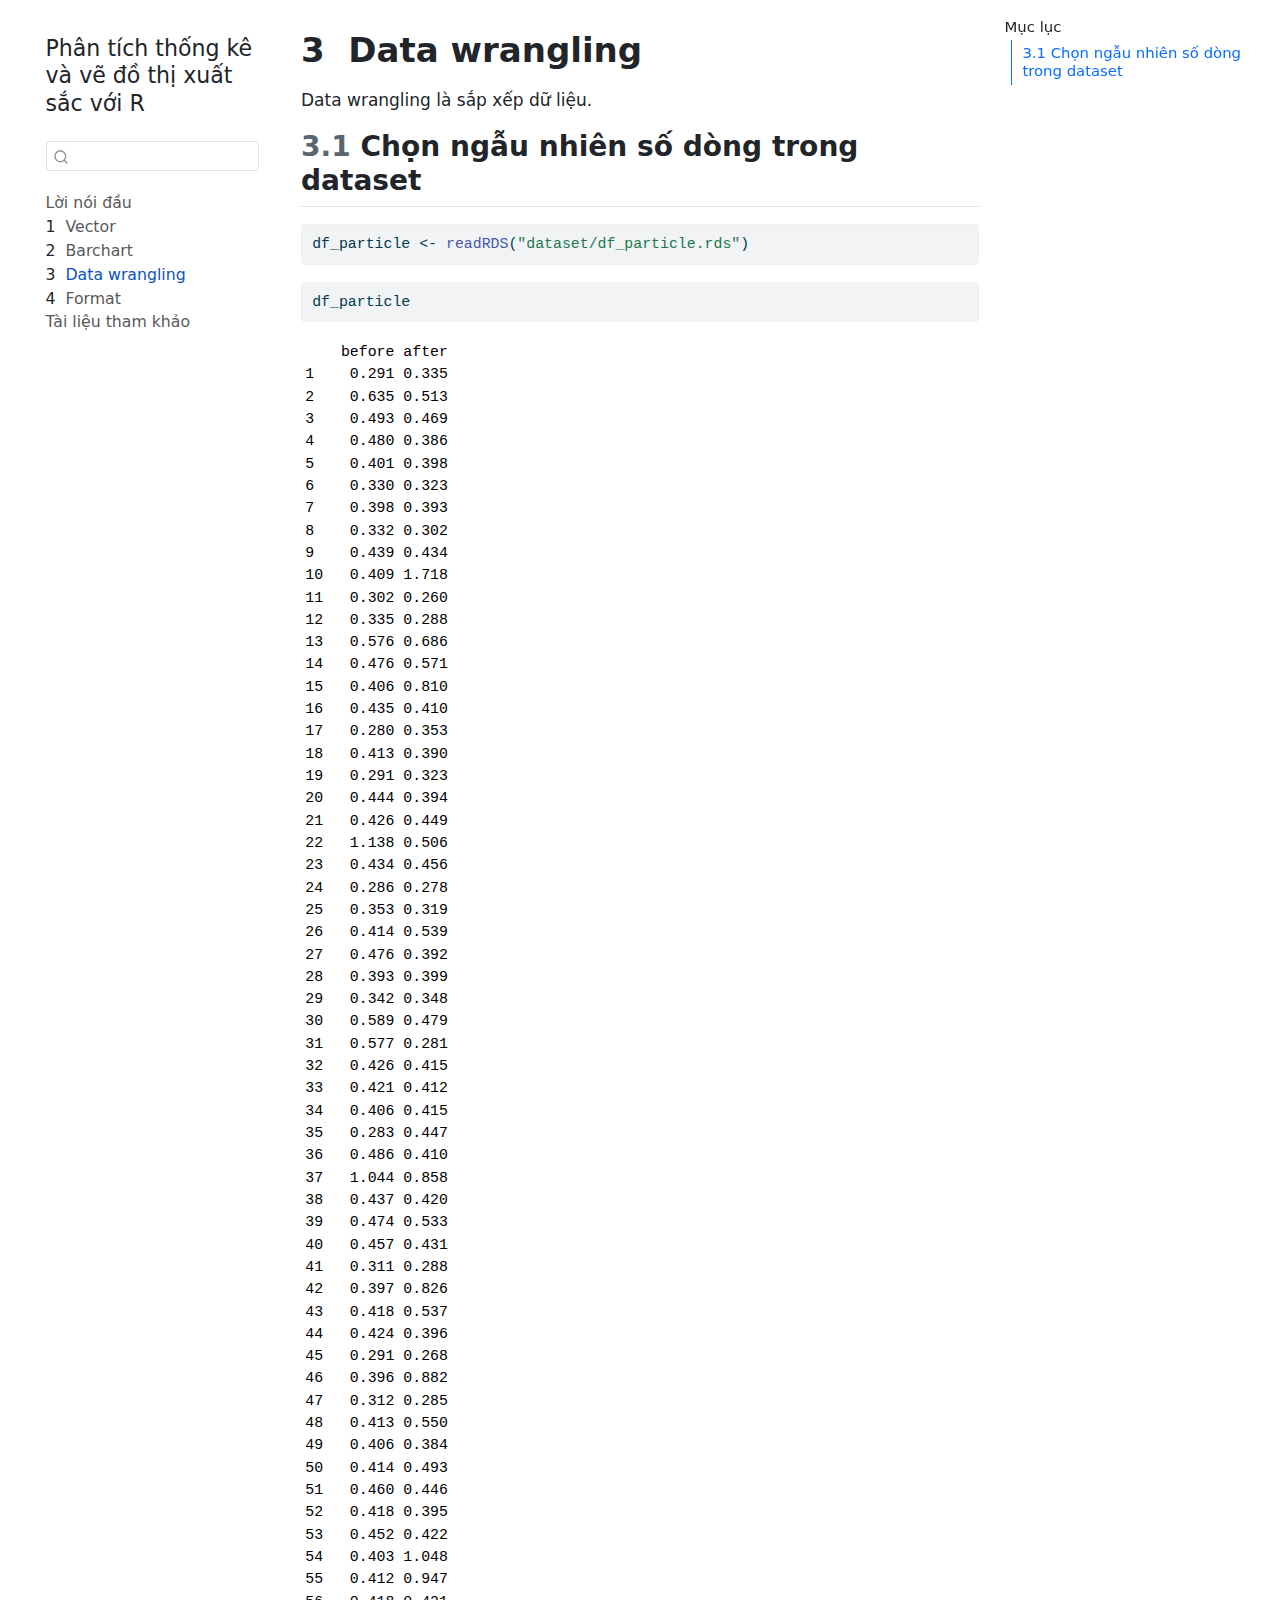
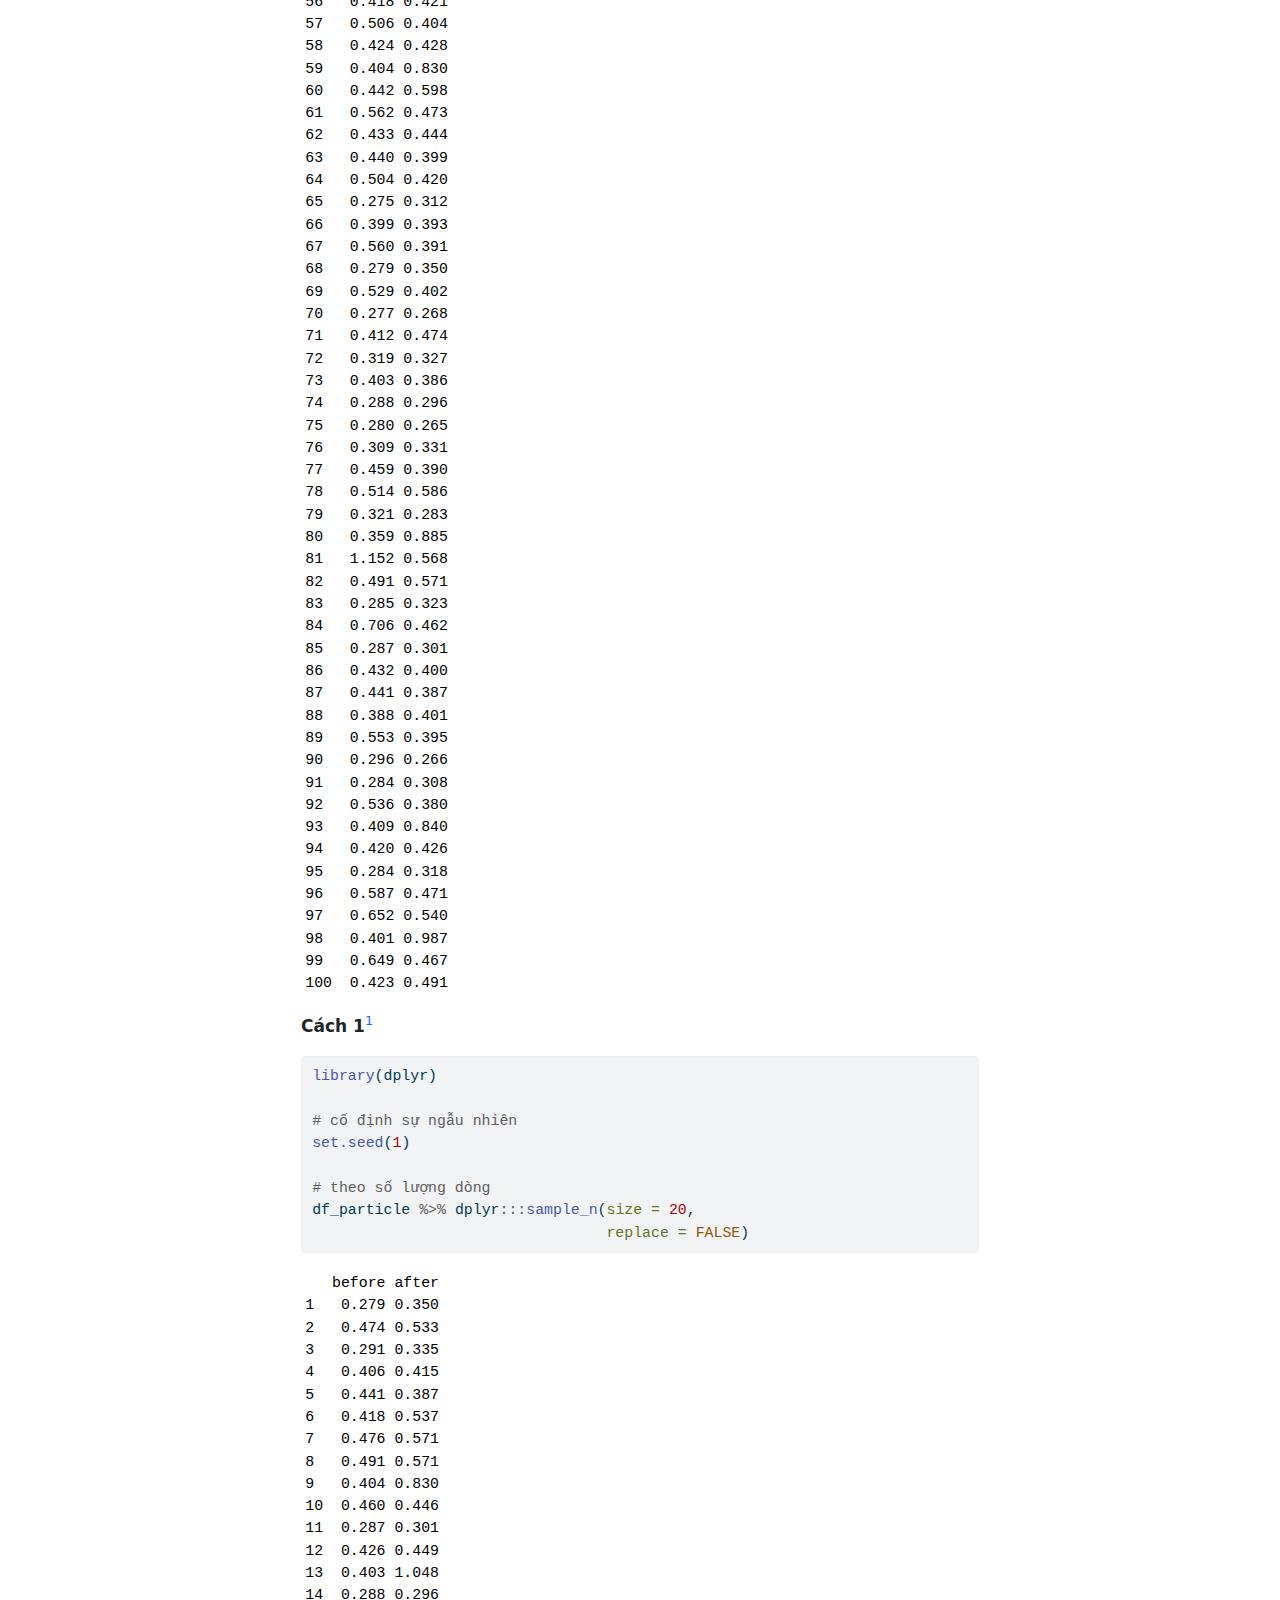
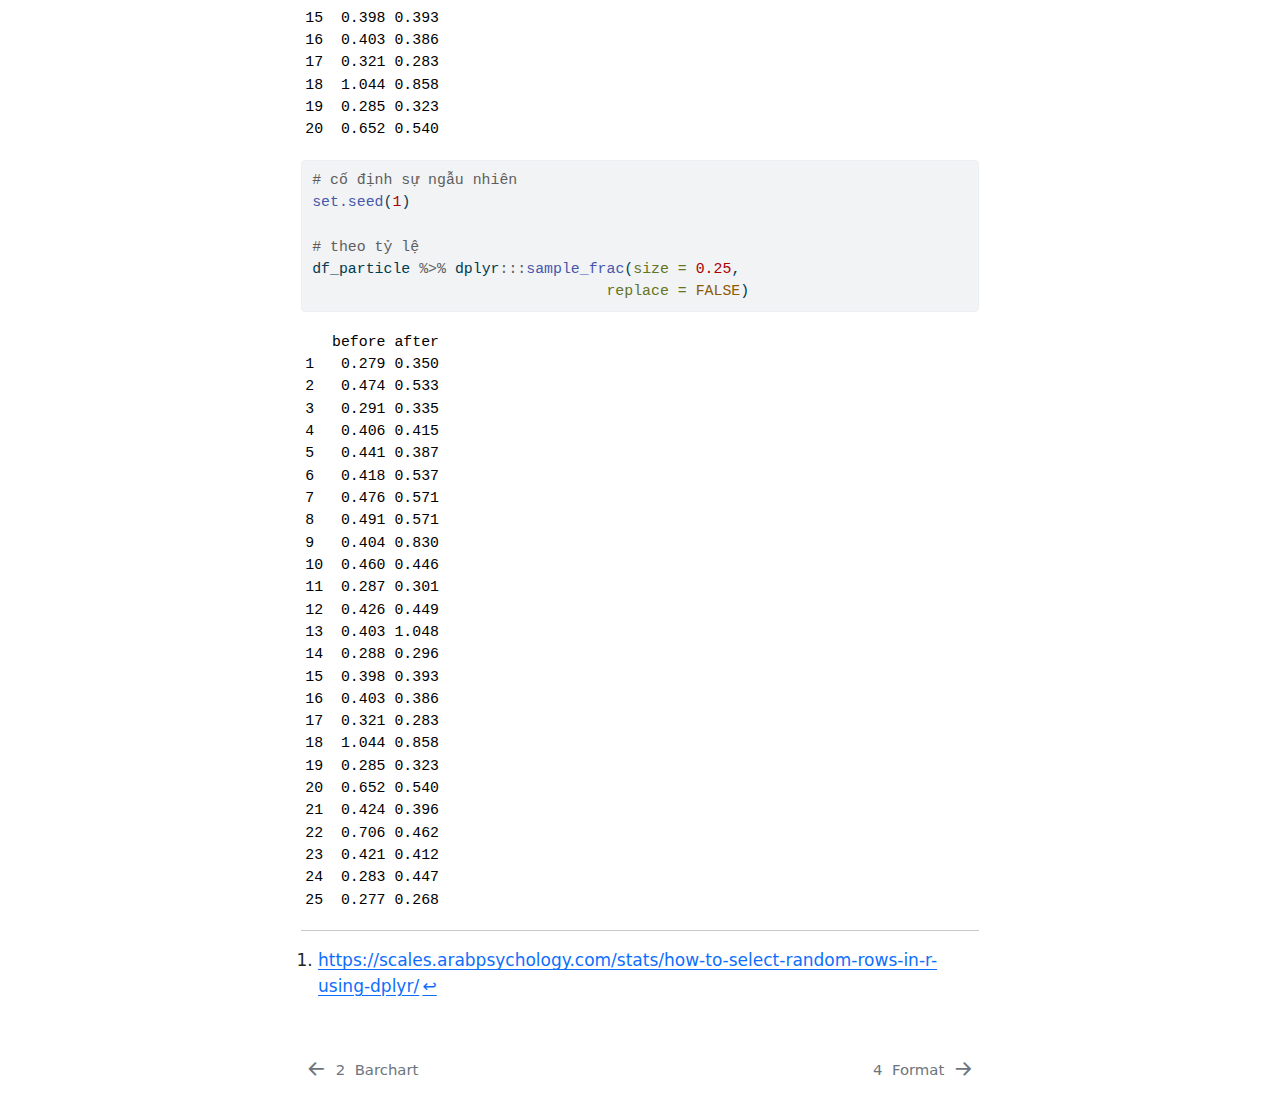
<file: docs/data_wrangling.html>
<!DOCTYPE html>
<html xmlns="http://www.w3.org/1999/xhtml" lang="en" xml:lang="en"><head>

<meta charset="utf-8">
<meta name="generator" content="quarto-1.4.550">

<meta name="viewport" content="width=device-width, initial-scale=1.0, user-scalable=yes">


<title>Phân tích thống kê và vẽ đồ thị xuất sắc với R - 3&nbsp; Data wrangling</title>
<style>
code{white-space: pre-wrap;}
span.smallcaps{font-variant: small-caps;}
div.columns{display: flex; gap: min(4vw, 1.5em);}
div.column{flex: auto; overflow-x: auto;}
div.hanging-indent{margin-left: 1.5em; text-indent: -1.5em;}
ul.task-list{list-style: none;}
ul.task-list li input[type="checkbox"] {
  width: 0.8em;
  margin: 0 0.8em 0.2em -1em; /* quarto-specific, see https://github.com/quarto-dev/quarto-cli/issues/4556 */ 
  vertical-align: middle;
}
/* CSS for syntax highlighting */
pre > code.sourceCode { white-space: pre; position: relative; }
pre > code.sourceCode > span { line-height: 1.25; }
pre > code.sourceCode > span:empty { height: 1.2em; }
.sourceCode { overflow: visible; }
code.sourceCode > span { color: inherit; text-decoration: inherit; }
div.sourceCode { margin: 1em 0; }
pre.sourceCode { margin: 0; }
@media screen {
div.sourceCode { overflow: auto; }
}
@media print {
pre > code.sourceCode { white-space: pre-wrap; }
pre > code.sourceCode > span { text-indent: -5em; padding-left: 5em; }
}
pre.numberSource code
  { counter-reset: source-line 0; }
pre.numberSource code > span
  { position: relative; left: -4em; counter-increment: source-line; }
pre.numberSource code > span > a:first-child::before
  { content: counter(source-line);
    position: relative; left: -1em; text-align: right; vertical-align: baseline;
    border: none; display: inline-block;
    -webkit-touch-callout: none; -webkit-user-select: none;
    -khtml-user-select: none; -moz-user-select: none;
    -ms-user-select: none; user-select: none;
    padding: 0 4px; width: 4em;
  }
pre.numberSource { margin-left: 3em;  padding-left: 4px; }
div.sourceCode
  {   }
@media screen {
pre > code.sourceCode > span > a:first-child::before { text-decoration: underline; }
}
</style>


<script src="site_libs/quarto-nav/quarto-nav.js"></script>
<script src="site_libs/quarto-nav/headroom.min.js"></script>
<script src="site_libs/clipboard/clipboard.min.js"></script>
<script src="site_libs/quarto-search/autocomplete.umd.js"></script>
<script src="site_libs/quarto-search/fuse.min.js"></script>
<script src="site_libs/quarto-search/quarto-search.js"></script>
<meta name="quarto:offset" content="./">
<link href="./format.html" rel="next">
<link href="./barchart.html" rel="prev">
<script src="site_libs/quarto-html/quarto.js"></script>
<script src="site_libs/quarto-html/popper.min.js"></script>
<script src="site_libs/quarto-html/tippy.umd.min.js"></script>
<script src="site_libs/quarto-html/anchor.min.js"></script>
<link href="site_libs/quarto-html/tippy.css" rel="stylesheet">
<link href="site_libs/quarto-html/quarto-syntax-highlighting.css" rel="stylesheet" id="quarto-text-highlighting-styles">
<script src="site_libs/bootstrap/bootstrap.min.js"></script>
<link href="site_libs/bootstrap/bootstrap-icons.css" rel="stylesheet">
<link href="site_libs/bootstrap/bootstrap.min.css" rel="stylesheet" id="quarto-bootstrap" data-mode="light">
<script id="quarto-search-options" type="application/json">{
  "location": "sidebar",
  "copy-button": false,
  "collapse-after": 3,
  "panel-placement": "start",
  "type": "textbox",
  "limit": 50,
  "keyboard-shortcut": [
    "f",
    "/",
    "s"
  ],
  "show-item-context": false,
  "language": {
    "search-no-results-text": "No results",
    "search-matching-documents-text": "matching documents",
    "search-copy-link-title": "Copy link to search",
    "search-hide-matches-text": "Hide additional matches",
    "search-more-match-text": "more match in this document",
    "search-more-matches-text": "more matches in this document",
    "search-clear-button-title": "Clear",
    "search-text-placeholder": "",
    "search-detached-cancel-button-title": "Cancel",
    "search-submit-button-title": "Submit",
    "search-label": "Search"
  }
}</script>
<style>html{ scroll-behavior: smooth; }</style>


</head>

<body class="nav-sidebar floating">

<div id="quarto-search-results"></div>
  <header id="quarto-header" class="headroom fixed-top">
  <nav class="quarto-secondary-nav">
    <div class="container-fluid d-flex">
      <button type="button" class="quarto-btn-toggle btn" data-bs-toggle="collapse" data-bs-target=".quarto-sidebar-collapse-item" aria-controls="quarto-sidebar" aria-expanded="false" aria-label="Toggle sidebar navigation" onclick="if (window.quartoToggleHeadroom) { window.quartoToggleHeadroom(); }">
        <i class="bi bi-layout-text-sidebar-reverse"></i>
      </button>
        <nav class="quarto-page-breadcrumbs" aria-label="breadcrumb"><ol class="breadcrumb"><li class="breadcrumb-item"><a href="./data_wrangling.html"><span class="chapter-number">3</span>&nbsp; <span class="chapter-title">Data wrangling</span></a></li></ol></nav>
        <a class="flex-grow-1" role="button" data-bs-toggle="collapse" data-bs-target=".quarto-sidebar-collapse-item" aria-controls="quarto-sidebar" aria-expanded="false" aria-label="Toggle sidebar navigation" onclick="if (window.quartoToggleHeadroom) { window.quartoToggleHeadroom(); }">      
        </a>
      <button type="button" class="btn quarto-search-button" aria-label="" onclick="window.quartoOpenSearch();">
        <i class="bi bi-search"></i>
      </button>
    </div>
  </nav>
</header>
<!-- content -->
<div id="quarto-content" class="quarto-container page-columns page-rows-contents page-layout-full">
<!-- sidebar -->
  <nav id="quarto-sidebar" class="sidebar collapse collapse-horizontal quarto-sidebar-collapse-item sidebar-navigation floating overflow-auto">
    <div class="pt-lg-2 mt-2 text-left sidebar-header">
    <div class="sidebar-title mb-0 py-0">
      <a href="./">Phân tích thống kê và vẽ đồ thị xuất sắc với R</a> 
    </div>
      </div>
        <div class="mt-2 flex-shrink-0 align-items-center">
        <div class="sidebar-search">
        <div id="quarto-search" class="" title="Search"></div>
        </div>
        </div>
    <div class="sidebar-menu-container"> 
    <ul class="list-unstyled mt-1">
        <li class="sidebar-item">
  <div class="sidebar-item-container"> 
  <a href="./index.html" class="sidebar-item-text sidebar-link">
 <span class="menu-text">Lời nói đầu</span></a>
  </div>
</li>
        <li class="sidebar-item">
  <div class="sidebar-item-container"> 
  <a href="./vector.html" class="sidebar-item-text sidebar-link">
 <span class="menu-text"><span class="chapter-number">1</span>&nbsp; <span class="chapter-title">Vector</span></span></a>
  </div>
</li>
        <li class="sidebar-item">
  <div class="sidebar-item-container"> 
  <a href="./barchart.html" class="sidebar-item-text sidebar-link">
 <span class="menu-text"><span class="chapter-number">2</span>&nbsp; <span class="chapter-title">Barchart</span></span></a>
  </div>
</li>
        <li class="sidebar-item">
  <div class="sidebar-item-container"> 
  <a href="./data_wrangling.html" class="sidebar-item-text sidebar-link active">
 <span class="menu-text"><span class="chapter-number">3</span>&nbsp; <span class="chapter-title">Data wrangling</span></span></a>
  </div>
</li>
        <li class="sidebar-item">
  <div class="sidebar-item-container"> 
  <a href="./format.html" class="sidebar-item-text sidebar-link">
 <span class="menu-text"><span class="chapter-number">4</span>&nbsp; <span class="chapter-title">Format</span></span></a>
  </div>
</li>
        <li class="sidebar-item">
  <div class="sidebar-item-container"> 
  <a href="./references.html" class="sidebar-item-text sidebar-link">
 <span class="menu-text">Tài liệu tham khảo</span></a>
  </div>
</li>
    </ul>
    </div>
</nav>
<div id="quarto-sidebar-glass" class="quarto-sidebar-collapse-item" data-bs-toggle="collapse" data-bs-target=".quarto-sidebar-collapse-item"></div>
<!-- margin-sidebar -->
    <div id="quarto-margin-sidebar" class="sidebar margin-sidebar">
        <nav id="TOC" role="doc-toc" class="toc-active" data-toc-expanded="8">
    <h2 id="toc-title">Mục lục</h2>
   
  <ul>
  <li><a href="#chọn-ngẫu-nhiên-số-dòng-trong-dataset" id="toc-chọn-ngẫu-nhiên-số-dòng-trong-dataset" class="nav-link active" data-scroll-target="#chọn-ngẫu-nhiên-số-dòng-trong-dataset"><span class="header-section-number">3.1</span> Chọn ngẫu nhiên số dòng trong dataset</a></li>
  </ul>
</nav>
    </div>
<!-- main -->
<main class="content column-body" id="quarto-document-content">

<header id="title-block-header" class="quarto-title-block default">
<div class="quarto-title">
<h1 class="title"><span class="chapter-number">3</span>&nbsp; <span class="chapter-title">Data wrangling</span></h1>
</div>



<div class="quarto-title-meta column-body">

    
  
    
  </div>
  


</header>


<p>Data wrangling là sắp xếp dữ liệu.</p>
<section id="chọn-ngẫu-nhiên-số-dòng-trong-dataset" class="level2" data-number="3.1">
<h2 data-number="3.1" class="anchored" data-anchor-id="chọn-ngẫu-nhiên-số-dòng-trong-dataset"><span class="header-section-number">3.1</span> Chọn ngẫu nhiên số dòng trong dataset</h2>
<div class="cell">
<div class="sourceCode cell-code" id="cb1"><pre class="sourceCode r code-with-copy"><code class="sourceCode r"><span id="cb1-1"><a href="#cb1-1" aria-hidden="true" tabindex="-1"></a>df_particle <span class="ot">&lt;-</span> <span class="fu">readRDS</span>(<span class="st">"dataset/df_particle.rds"</span>)</span></code><button title="Copy to Clipboard" class="code-copy-button"><i class="bi"></i></button></pre></div>
</div>
<div class="cell">
<div class="sourceCode cell-code" id="cb2"><pre class="sourceCode r code-with-copy"><code class="sourceCode r"><span id="cb2-1"><a href="#cb2-1" aria-hidden="true" tabindex="-1"></a>df_particle</span></code><button title="Copy to Clipboard" class="code-copy-button"><i class="bi"></i></button></pre></div>
<div class="cell-output cell-output-stdout">
<pre><code>    before after
1    0.291 0.335
2    0.635 0.513
3    0.493 0.469
4    0.480 0.386
5    0.401 0.398
6    0.330 0.323
7    0.398 0.393
8    0.332 0.302
9    0.439 0.434
10   0.409 1.718
11   0.302 0.260
12   0.335 0.288
13   0.576 0.686
14   0.476 0.571
15   0.406 0.810
16   0.435 0.410
17   0.280 0.353
18   0.413 0.390
19   0.291 0.323
20   0.444 0.394
21   0.426 0.449
22   1.138 0.506
23   0.434 0.456
24   0.286 0.278
25   0.353 0.319
26   0.414 0.539
27   0.476 0.392
28   0.393 0.399
29   0.342 0.348
30   0.589 0.479
31   0.577 0.281
32   0.426 0.415
33   0.421 0.412
34   0.406 0.415
35   0.283 0.447
36   0.486 0.410
37   1.044 0.858
38   0.437 0.420
39   0.474 0.533
40   0.457 0.431
41   0.311 0.288
42   0.397 0.826
43   0.418 0.537
44   0.424 0.396
45   0.291 0.268
46   0.396 0.882
47   0.312 0.285
48   0.413 0.550
49   0.406 0.384
50   0.414 0.493
51   0.460 0.446
52   0.418 0.395
53   0.452 0.422
54   0.403 1.048
55   0.412 0.947
56   0.418 0.421
57   0.506 0.404
58   0.424 0.428
59   0.404 0.830
60   0.442 0.598
61   0.562 0.473
62   0.433 0.444
63   0.440 0.399
64   0.504 0.420
65   0.275 0.312
66   0.399 0.393
67   0.560 0.391
68   0.279 0.350
69   0.529 0.402
70   0.277 0.268
71   0.412 0.474
72   0.319 0.327
73   0.403 0.386
74   0.288 0.296
75   0.280 0.265
76   0.309 0.331
77   0.459 0.390
78   0.514 0.586
79   0.321 0.283
80   0.359 0.885
81   1.152 0.568
82   0.491 0.571
83   0.285 0.323
84   0.706 0.462
85   0.287 0.301
86   0.432 0.400
87   0.441 0.387
88   0.388 0.401
89   0.553 0.395
90   0.296 0.266
91   0.284 0.308
92   0.536 0.380
93   0.409 0.840
94   0.420 0.426
95   0.284 0.318
96   0.587 0.471
97   0.652 0.540
98   0.401 0.987
99   0.649 0.467
100  0.423 0.491</code></pre>
</div>
</div>
<p><strong>Cách 1</strong><a href="#fn1" class="footnote-ref" id="fnref1" role="doc-noteref"><sup>1</sup></a></p>
<div class="cell">
<div class="sourceCode cell-code" id="cb4"><pre class="sourceCode r code-with-copy"><code class="sourceCode r"><span id="cb4-1"><a href="#cb4-1" aria-hidden="true" tabindex="-1"></a><span class="fu">library</span>(dplyr)</span>
<span id="cb4-2"><a href="#cb4-2" aria-hidden="true" tabindex="-1"></a></span>
<span id="cb4-3"><a href="#cb4-3" aria-hidden="true" tabindex="-1"></a><span class="co"># cố định sự ngẫu nhiên</span></span>
<span id="cb4-4"><a href="#cb4-4" aria-hidden="true" tabindex="-1"></a><span class="fu">set.seed</span>(<span class="dv">1</span>) </span>
<span id="cb4-5"><a href="#cb4-5" aria-hidden="true" tabindex="-1"></a></span>
<span id="cb4-6"><a href="#cb4-6" aria-hidden="true" tabindex="-1"></a><span class="co"># theo số lượng dòng</span></span>
<span id="cb4-7"><a href="#cb4-7" aria-hidden="true" tabindex="-1"></a>df_particle <span class="sc">%&gt;%</span> dplyr<span class="sc">:::</span><span class="fu">sample_n</span>(<span class="at">size =</span> <span class="dv">20</span>,</span>
<span id="cb4-8"><a href="#cb4-8" aria-hidden="true" tabindex="-1"></a>                                 <span class="at">replace =</span> <span class="cn">FALSE</span>)</span></code><button title="Copy to Clipboard" class="code-copy-button"><i class="bi"></i></button></pre></div>
<div class="cell-output cell-output-stdout">
<pre><code>   before after
1   0.279 0.350
2   0.474 0.533
3   0.291 0.335
4   0.406 0.415
5   0.441 0.387
6   0.418 0.537
7   0.476 0.571
8   0.491 0.571
9   0.404 0.830
10  0.460 0.446
11  0.287 0.301
12  0.426 0.449
13  0.403 1.048
14  0.288 0.296
15  0.398 0.393
16  0.403 0.386
17  0.321 0.283
18  1.044 0.858
19  0.285 0.323
20  0.652 0.540</code></pre>
</div>
<div class="sourceCode cell-code" id="cb6"><pre class="sourceCode r code-with-copy"><code class="sourceCode r"><span id="cb6-1"><a href="#cb6-1" aria-hidden="true" tabindex="-1"></a><span class="co"># cố định sự ngẫu nhiên</span></span>
<span id="cb6-2"><a href="#cb6-2" aria-hidden="true" tabindex="-1"></a><span class="fu">set.seed</span>(<span class="dv">1</span>) </span>
<span id="cb6-3"><a href="#cb6-3" aria-hidden="true" tabindex="-1"></a></span>
<span id="cb6-4"><a href="#cb6-4" aria-hidden="true" tabindex="-1"></a><span class="co"># theo tỷ lệ</span></span>
<span id="cb6-5"><a href="#cb6-5" aria-hidden="true" tabindex="-1"></a>df_particle <span class="sc">%&gt;%</span> dplyr<span class="sc">:::</span><span class="fu">sample_frac</span>(<span class="at">size =</span> <span class="fl">0.25</span>,</span>
<span id="cb6-6"><a href="#cb6-6" aria-hidden="true" tabindex="-1"></a>                                 <span class="at">replace =</span> <span class="cn">FALSE</span>)</span></code><button title="Copy to Clipboard" class="code-copy-button"><i class="bi"></i></button></pre></div>
<div class="cell-output cell-output-stdout">
<pre><code>   before after
1   0.279 0.350
2   0.474 0.533
3   0.291 0.335
4   0.406 0.415
5   0.441 0.387
6   0.418 0.537
7   0.476 0.571
8   0.491 0.571
9   0.404 0.830
10  0.460 0.446
11  0.287 0.301
12  0.426 0.449
13  0.403 1.048
14  0.288 0.296
15  0.398 0.393
16  0.403 0.386
17  0.321 0.283
18  1.044 0.858
19  0.285 0.323
20  0.652 0.540
21  0.424 0.396
22  0.706 0.462
23  0.421 0.412
24  0.283 0.447
25  0.277 0.268</code></pre>
</div>
</div>


</section>
<section id="footnotes" class="footnotes footnotes-end-of-document" role="doc-endnotes">
<hr>
<ol>
<li id="fn1"><p><a href="https://scales.arabpsychology.com/stats/how-to-select-random-rows-in-r-using-dplyr/" class="uri">https://scales.arabpsychology.com/stats/how-to-select-random-rows-in-r-using-dplyr/</a><a href="#fnref1" class="footnote-back" role="doc-backlink">↩︎</a></p></li>
</ol>
</section>

</main> <!-- /main -->
<script id="quarto-html-after-body" type="application/javascript">
window.document.addEventListener("DOMContentLoaded", function (event) {
  const toggleBodyColorMode = (bsSheetEl) => {
    const mode = bsSheetEl.getAttribute("data-mode");
    const bodyEl = window.document.querySelector("body");
    if (mode === "dark") {
      bodyEl.classList.add("quarto-dark");
      bodyEl.classList.remove("quarto-light");
    } else {
      bodyEl.classList.add("quarto-light");
      bodyEl.classList.remove("quarto-dark");
    }
  }
  const toggleBodyColorPrimary = () => {
    const bsSheetEl = window.document.querySelector("link#quarto-bootstrap");
    if (bsSheetEl) {
      toggleBodyColorMode(bsSheetEl);
    }
  }
  toggleBodyColorPrimary();  
  const icon = "";
  const anchorJS = new window.AnchorJS();
  anchorJS.options = {
    placement: 'right',
    icon: icon
  };
  anchorJS.add('.anchored');
  const isCodeAnnotation = (el) => {
    for (const clz of el.classList) {
      if (clz.startsWith('code-annotation-')) {                     
        return true;
      }
    }
    return false;
  }
  const clipboard = new window.ClipboardJS('.code-copy-button', {
    text: function(trigger) {
      const codeEl = trigger.previousElementSibling.cloneNode(true);
      for (const childEl of codeEl.children) {
        if (isCodeAnnotation(childEl)) {
          childEl.remove();
        }
      }
      return codeEl.innerText;
    }
  });
  clipboard.on('success', function(e) {
    // button target
    const button = e.trigger;
    // don't keep focus
    button.blur();
    // flash "checked"
    button.classList.add('code-copy-button-checked');
    var currentTitle = button.getAttribute("title");
    button.setAttribute("title", "Copied!");
    let tooltip;
    if (window.bootstrap) {
      button.setAttribute("data-bs-toggle", "tooltip");
      button.setAttribute("data-bs-placement", "left");
      button.setAttribute("data-bs-title", "Copied!");
      tooltip = new bootstrap.Tooltip(button, 
        { trigger: "manual", 
          customClass: "code-copy-button-tooltip",
          offset: [0, -8]});
      tooltip.show();    
    }
    setTimeout(function() {
      if (tooltip) {
        tooltip.hide();
        button.removeAttribute("data-bs-title");
        button.removeAttribute("data-bs-toggle");
        button.removeAttribute("data-bs-placement");
      }
      button.setAttribute("title", currentTitle);
      button.classList.remove('code-copy-button-checked');
    }, 1000);
    // clear code selection
    e.clearSelection();
  });
  function tippyHover(el, contentFn, onTriggerFn, onUntriggerFn) {
    const config = {
      allowHTML: true,
      maxWidth: 500,
      delay: 100,
      arrow: false,
      appendTo: function(el) {
          return el.parentElement;
      },
      interactive: true,
      interactiveBorder: 10,
      theme: 'quarto',
      placement: 'bottom-start',
    };
    if (contentFn) {
      config.content = contentFn;
    }
    if (onTriggerFn) {
      config.onTrigger = onTriggerFn;
    }
    if (onUntriggerFn) {
      config.onUntrigger = onUntriggerFn;
    }
    window.tippy(el, config); 
  }
  const noterefs = window.document.querySelectorAll('a[role="doc-noteref"]');
  for (var i=0; i<noterefs.length; i++) {
    const ref = noterefs[i];
    tippyHover(ref, function() {
      // use id or data attribute instead here
      let href = ref.getAttribute('data-footnote-href') || ref.getAttribute('href');
      try { href = new URL(href).hash; } catch {}
      const id = href.replace(/^#\/?/, "");
      const note = window.document.getElementById(id);
      return note.innerHTML;
    });
  }
  const xrefs = window.document.querySelectorAll('a.quarto-xref');
  const processXRef = (id, note) => {
    // Strip column container classes
    const stripColumnClz = (el) => {
      el.classList.remove("page-full", "page-columns");
      if (el.children) {
        for (const child of el.children) {
          stripColumnClz(child);
        }
      }
    }
    stripColumnClz(note)
    if (id === null || id.startsWith('sec-')) {
      // Special case sections, only their first couple elements
      const container = document.createElement("div");
      if (note.children && note.children.length > 2) {
        container.appendChild(note.children[0].cloneNode(true));
        for (let i = 1; i < note.children.length; i++) {
          const child = note.children[i];
          if (child.tagName === "P" && child.innerText === "") {
            continue;
          } else {
            container.appendChild(child.cloneNode(true));
            break;
          }
        }
        if (window.Quarto?.typesetMath) {
          window.Quarto.typesetMath(container);
        }
        return container.innerHTML
      } else {
        if (window.Quarto?.typesetMath) {
          window.Quarto.typesetMath(note);
        }
        return note.innerHTML;
      }
    } else {
      // Remove any anchor links if they are present
      const anchorLink = note.querySelector('a.anchorjs-link');
      if (anchorLink) {
        anchorLink.remove();
      }
      if (window.Quarto?.typesetMath) {
        window.Quarto.typesetMath(note);
      }
      // TODO in 1.5, we should make sure this works without a callout special case
      if (note.classList.contains("callout")) {
        return note.outerHTML;
      } else {
        return note.innerHTML;
      }
    }
  }
  for (var i=0; i<xrefs.length; i++) {
    const xref = xrefs[i];
    tippyHover(xref, undefined, function(instance) {
      instance.disable();
      let url = xref.getAttribute('href');
      let hash = undefined; 
      if (url.startsWith('#')) {
        hash = url;
      } else {
        try { hash = new URL(url).hash; } catch {}
      }
      if (hash) {
        const id = hash.replace(/^#\/?/, "");
        const note = window.document.getElementById(id);
        if (note !== null) {
          try {
            const html = processXRef(id, note.cloneNode(true));
            instance.setContent(html);
          } finally {
            instance.enable();
            instance.show();
          }
        } else {
          // See if we can fetch this
          fetch(url.split('#')[0])
          .then(res => res.text())
          .then(html => {
            const parser = new DOMParser();
            const htmlDoc = parser.parseFromString(html, "text/html");
            const note = htmlDoc.getElementById(id);
            if (note !== null) {
              const html = processXRef(id, note);
              instance.setContent(html);
            } 
          }).finally(() => {
            instance.enable();
            instance.show();
          });
        }
      } else {
        // See if we can fetch a full url (with no hash to target)
        // This is a special case and we should probably do some content thinning / targeting
        fetch(url)
        .then(res => res.text())
        .then(html => {
          const parser = new DOMParser();
          const htmlDoc = parser.parseFromString(html, "text/html");
          const note = htmlDoc.querySelector('main.content');
          if (note !== null) {
            // This should only happen for chapter cross references
            // (since there is no id in the URL)
            // remove the first header
            if (note.children.length > 0 && note.children[0].tagName === "HEADER") {
              note.children[0].remove();
            }
            const html = processXRef(null, note);
            instance.setContent(html);
          } 
        }).finally(() => {
          instance.enable();
          instance.show();
        });
      }
    }, function(instance) {
    });
  }
      let selectedAnnoteEl;
      const selectorForAnnotation = ( cell, annotation) => {
        let cellAttr = 'data-code-cell="' + cell + '"';
        let lineAttr = 'data-code-annotation="' +  annotation + '"';
        const selector = 'span[' + cellAttr + '][' + lineAttr + ']';
        return selector;
      }
      const selectCodeLines = (annoteEl) => {
        const doc = window.document;
        const targetCell = annoteEl.getAttribute("data-target-cell");
        const targetAnnotation = annoteEl.getAttribute("data-target-annotation");
        const annoteSpan = window.document.querySelector(selectorForAnnotation(targetCell, targetAnnotation));
        const lines = annoteSpan.getAttribute("data-code-lines").split(",");
        const lineIds = lines.map((line) => {
          return targetCell + "-" + line;
        })
        let top = null;
        let height = null;
        let parent = null;
        if (lineIds.length > 0) {
            //compute the position of the single el (top and bottom and make a div)
            const el = window.document.getElementById(lineIds[0]);
            top = el.offsetTop;
            height = el.offsetHeight;
            parent = el.parentElement.parentElement;
          if (lineIds.length > 1) {
            const lastEl = window.document.getElementById(lineIds[lineIds.length - 1]);
            const bottom = lastEl.offsetTop + lastEl.offsetHeight;
            height = bottom - top;
          }
          if (top !== null && height !== null && parent !== null) {
            // cook up a div (if necessary) and position it 
            let div = window.document.getElementById("code-annotation-line-highlight");
            if (div === null) {
              div = window.document.createElement("div");
              div.setAttribute("id", "code-annotation-line-highlight");
              div.style.position = 'absolute';
              parent.appendChild(div);
            }
            div.style.top = top - 2 + "px";
            div.style.height = height + 4 + "px";
            div.style.left = 0;
            let gutterDiv = window.document.getElementById("code-annotation-line-highlight-gutter");
            if (gutterDiv === null) {
              gutterDiv = window.document.createElement("div");
              gutterDiv.setAttribute("id", "code-annotation-line-highlight-gutter");
              gutterDiv.style.position = 'absolute';
              const codeCell = window.document.getElementById(targetCell);
              const gutter = codeCell.querySelector('.code-annotation-gutter');
              gutter.appendChild(gutterDiv);
            }
            gutterDiv.style.top = top - 2 + "px";
            gutterDiv.style.height = height + 4 + "px";
          }
          selectedAnnoteEl = annoteEl;
        }
      };
      const unselectCodeLines = () => {
        const elementsIds = ["code-annotation-line-highlight", "code-annotation-line-highlight-gutter"];
        elementsIds.forEach((elId) => {
          const div = window.document.getElementById(elId);
          if (div) {
            div.remove();
          }
        });
        selectedAnnoteEl = undefined;
      };
        // Handle positioning of the toggle
    window.addEventListener(
      "resize",
      throttle(() => {
        elRect = undefined;
        if (selectedAnnoteEl) {
          selectCodeLines(selectedAnnoteEl);
        }
      }, 10)
    );
    function throttle(fn, ms) {
    let throttle = false;
    let timer;
      return (...args) => {
        if(!throttle) { // first call gets through
            fn.apply(this, args);
            throttle = true;
        } else { // all the others get throttled
            if(timer) clearTimeout(timer); // cancel #2
            timer = setTimeout(() => {
              fn.apply(this, args);
              timer = throttle = false;
            }, ms);
        }
      };
    }
      // Attach click handler to the DT
      const annoteDls = window.document.querySelectorAll('dt[data-target-cell]');
      for (const annoteDlNode of annoteDls) {
        annoteDlNode.addEventListener('click', (event) => {
          const clickedEl = event.target;
          if (clickedEl !== selectedAnnoteEl) {
            unselectCodeLines();
            const activeEl = window.document.querySelector('dt[data-target-cell].code-annotation-active');
            if (activeEl) {
              activeEl.classList.remove('code-annotation-active');
            }
            selectCodeLines(clickedEl);
            clickedEl.classList.add('code-annotation-active');
          } else {
            // Unselect the line
            unselectCodeLines();
            clickedEl.classList.remove('code-annotation-active');
          }
        });
      }
  const findCites = (el) => {
    const parentEl = el.parentElement;
    if (parentEl) {
      const cites = parentEl.dataset.cites;
      if (cites) {
        return {
          el,
          cites: cites.split(' ')
        };
      } else {
        return findCites(el.parentElement)
      }
    } else {
      return undefined;
    }
  };
  var bibliorefs = window.document.querySelectorAll('a[role="doc-biblioref"]');
  for (var i=0; i<bibliorefs.length; i++) {
    const ref = bibliorefs[i];
    const citeInfo = findCites(ref);
    if (citeInfo) {
      tippyHover(citeInfo.el, function() {
        var popup = window.document.createElement('div');
        citeInfo.cites.forEach(function(cite) {
          var citeDiv = window.document.createElement('div');
          citeDiv.classList.add('hanging-indent');
          citeDiv.classList.add('csl-entry');
          var biblioDiv = window.document.getElementById('ref-' + cite);
          if (biblioDiv) {
            citeDiv.innerHTML = biblioDiv.innerHTML;
          }
          popup.appendChild(citeDiv);
        });
        return popup.innerHTML;
      });
    }
  }
});
</script>
<nav class="page-navigation column-body">
  <div class="nav-page nav-page-previous">
      <a href="./barchart.html" class="pagination-link" aria-label="Barchart">
        <i class="bi bi-arrow-left-short"></i> <span class="nav-page-text"><span class="chapter-number">2</span>&nbsp; <span class="chapter-title">Barchart</span></span>
      </a>          
  </div>
  <div class="nav-page nav-page-next">
      <a href="./format.html" class="pagination-link" aria-label="Format">
        <span class="nav-page-text"><span class="chapter-number">4</span>&nbsp; <span class="chapter-title">Format</span></span> <i class="bi bi-arrow-right-short"></i>
      </a>
  </div>
</nav>
</div> <!-- /content -->




<script src="site_libs/quarto-html/zenscroll-min.js"></script>
</body></html>
</file>
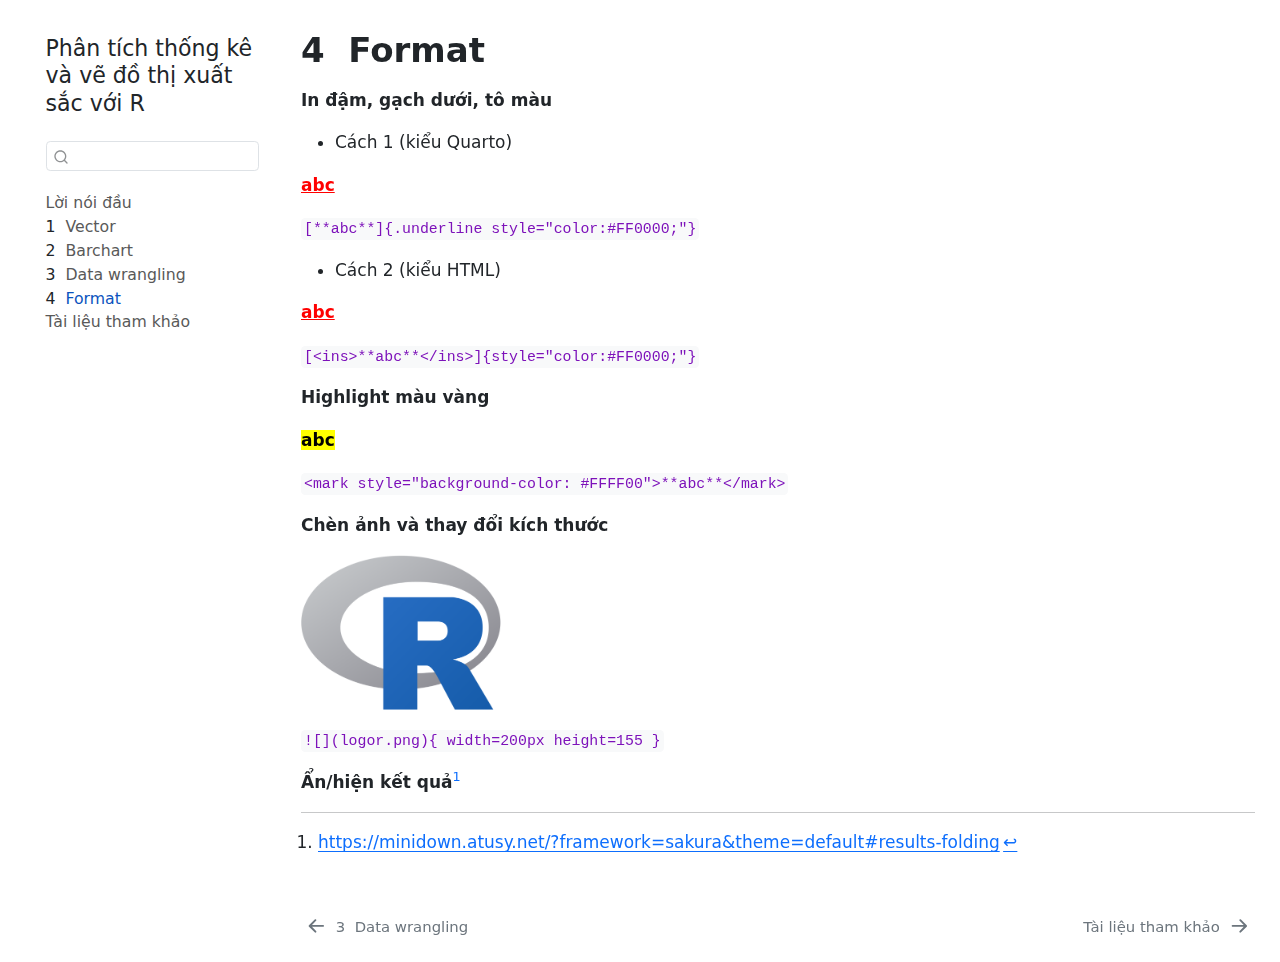
<file: docs/format.html>
<!DOCTYPE html>
<html xmlns="http://www.w3.org/1999/xhtml" lang="en" xml:lang="en"><head>

<meta charset="utf-8">
<meta name="generator" content="quarto-1.4.550">

<meta name="viewport" content="width=device-width, initial-scale=1.0, user-scalable=yes">


<title>Phân tích thống kê và vẽ đồ thị xuất sắc với R - 4&nbsp; Format</title>
<style>
code{white-space: pre-wrap;}
span.smallcaps{font-variant: small-caps;}
div.columns{display: flex; gap: min(4vw, 1.5em);}
div.column{flex: auto; overflow-x: auto;}
div.hanging-indent{margin-left: 1.5em; text-indent: -1.5em;}
ul.task-list{list-style: none;}
ul.task-list li input[type="checkbox"] {
  width: 0.8em;
  margin: 0 0.8em 0.2em -1em; /* quarto-specific, see https://github.com/quarto-dev/quarto-cli/issues/4556 */ 
  vertical-align: middle;
}
</style>


<script src="site_libs/quarto-nav/quarto-nav.js"></script>
<script src="site_libs/quarto-nav/headroom.min.js"></script>
<script src="site_libs/clipboard/clipboard.min.js"></script>
<script src="site_libs/quarto-search/autocomplete.umd.js"></script>
<script src="site_libs/quarto-search/fuse.min.js"></script>
<script src="site_libs/quarto-search/quarto-search.js"></script>
<meta name="quarto:offset" content="./">
<link href="./references.html" rel="next">
<link href="./data_wrangling.html" rel="prev">
<script src="site_libs/quarto-html/quarto.js"></script>
<script src="site_libs/quarto-html/popper.min.js"></script>
<script src="site_libs/quarto-html/tippy.umd.min.js"></script>
<script src="site_libs/quarto-html/anchor.min.js"></script>
<link href="site_libs/quarto-html/tippy.css" rel="stylesheet">
<link href="site_libs/quarto-html/quarto-syntax-highlighting.css" rel="stylesheet" id="quarto-text-highlighting-styles">
<script src="site_libs/bootstrap/bootstrap.min.js"></script>
<link href="site_libs/bootstrap/bootstrap-icons.css" rel="stylesheet">
<link href="site_libs/bootstrap/bootstrap.min.css" rel="stylesheet" id="quarto-bootstrap" data-mode="light">
<script id="quarto-search-options" type="application/json">{
  "location": "sidebar",
  "copy-button": false,
  "collapse-after": 3,
  "panel-placement": "start",
  "type": "textbox",
  "limit": 50,
  "keyboard-shortcut": [
    "f",
    "/",
    "s"
  ],
  "show-item-context": false,
  "language": {
    "search-no-results-text": "No results",
    "search-matching-documents-text": "matching documents",
    "search-copy-link-title": "Copy link to search",
    "search-hide-matches-text": "Hide additional matches",
    "search-more-match-text": "more match in this document",
    "search-more-matches-text": "more matches in this document",
    "search-clear-button-title": "Clear",
    "search-text-placeholder": "",
    "search-detached-cancel-button-title": "Cancel",
    "search-submit-button-title": "Submit",
    "search-label": "Search"
  }
}</script>
<style>html{ scroll-behavior: smooth; }</style>


</head>

<body class="nav-sidebar floating">

<div id="quarto-search-results"></div>
  <header id="quarto-header" class="headroom fixed-top">
  <nav class="quarto-secondary-nav">
    <div class="container-fluid d-flex">
      <button type="button" class="quarto-btn-toggle btn" data-bs-toggle="collapse" data-bs-target=".quarto-sidebar-collapse-item" aria-controls="quarto-sidebar" aria-expanded="false" aria-label="Toggle sidebar navigation" onclick="if (window.quartoToggleHeadroom) { window.quartoToggleHeadroom(); }">
        <i class="bi bi-layout-text-sidebar-reverse"></i>
      </button>
        <nav class="quarto-page-breadcrumbs" aria-label="breadcrumb"><ol class="breadcrumb"><li class="breadcrumb-item"><a href="./format.html"><span class="chapter-number">4</span>&nbsp; <span class="chapter-title">Format</span></a></li></ol></nav>
        <a class="flex-grow-1" role="button" data-bs-toggle="collapse" data-bs-target=".quarto-sidebar-collapse-item" aria-controls="quarto-sidebar" aria-expanded="false" aria-label="Toggle sidebar navigation" onclick="if (window.quartoToggleHeadroom) { window.quartoToggleHeadroom(); }">      
        </a>
      <button type="button" class="btn quarto-search-button" aria-label="" onclick="window.quartoOpenSearch();">
        <i class="bi bi-search"></i>
      </button>
    </div>
  </nav>
</header>
<!-- content -->
<div id="quarto-content" class="quarto-container page-columns page-rows-contents page-layout-full">
<!-- sidebar -->
  <nav id="quarto-sidebar" class="sidebar collapse collapse-horizontal quarto-sidebar-collapse-item sidebar-navigation floating overflow-auto">
    <div class="pt-lg-2 mt-2 text-left sidebar-header">
    <div class="sidebar-title mb-0 py-0">
      <a href="./">Phân tích thống kê và vẽ đồ thị xuất sắc với R</a> 
    </div>
      </div>
        <div class="mt-2 flex-shrink-0 align-items-center">
        <div class="sidebar-search">
        <div id="quarto-search" class="" title="Search"></div>
        </div>
        </div>
    <div class="sidebar-menu-container"> 
    <ul class="list-unstyled mt-1">
        <li class="sidebar-item">
  <div class="sidebar-item-container"> 
  <a href="./index.html" class="sidebar-item-text sidebar-link">
 <span class="menu-text">Lời nói đầu</span></a>
  </div>
</li>
        <li class="sidebar-item">
  <div class="sidebar-item-container"> 
  <a href="./vector.html" class="sidebar-item-text sidebar-link">
 <span class="menu-text"><span class="chapter-number">1</span>&nbsp; <span class="chapter-title">Vector</span></span></a>
  </div>
</li>
        <li class="sidebar-item">
  <div class="sidebar-item-container"> 
  <a href="./barchart.html" class="sidebar-item-text sidebar-link">
 <span class="menu-text"><span class="chapter-number">2</span>&nbsp; <span class="chapter-title">Barchart</span></span></a>
  </div>
</li>
        <li class="sidebar-item">
  <div class="sidebar-item-container"> 
  <a href="./data_wrangling.html" class="sidebar-item-text sidebar-link">
 <span class="menu-text"><span class="chapter-number">3</span>&nbsp; <span class="chapter-title">Data wrangling</span></span></a>
  </div>
</li>
        <li class="sidebar-item">
  <div class="sidebar-item-container"> 
  <a href="./format.html" class="sidebar-item-text sidebar-link active">
 <span class="menu-text"><span class="chapter-number">4</span>&nbsp; <span class="chapter-title">Format</span></span></a>
  </div>
</li>
        <li class="sidebar-item">
  <div class="sidebar-item-container"> 
  <a href="./references.html" class="sidebar-item-text sidebar-link">
 <span class="menu-text">Tài liệu tham khảo</span></a>
  </div>
</li>
    </ul>
    </div>
</nav>
<div id="quarto-sidebar-glass" class="quarto-sidebar-collapse-item" data-bs-toggle="collapse" data-bs-target=".quarto-sidebar-collapse-item"></div>
<!-- margin-sidebar -->
    <div id="quarto-margin-sidebar" class="sidebar margin-sidebar zindex-bottom">
        
    </div>
<!-- main -->
<main class="content column-page-right" id="quarto-document-content">

<header id="title-block-header" class="quarto-title-block default">
<div class="quarto-title">
<h1 class="title"><span class="chapter-number">4</span>&nbsp; <span class="chapter-title">Format</span></h1>
</div>



<div class="quarto-title-meta column-page-right">

    
  
    
  </div>
  


</header>


<p><strong>In đậm, gạch dưới, tô màu</strong></p>
<ul>
<li>Cách 1 (kiểu Quarto)</li>
</ul>
<p><span style="color:#FF0000;"><u><strong>abc</strong></u></span></p>
<p><code>[**abc**]{.underline style="color:#FF0000;"}</code></p>
<ul>
<li>Cách 2 (kiểu HTML)</li>
</ul>
<p><span style="color:#FF0000;"><ins><strong>abc</strong></ins></span></p>
<p><code>[&lt;ins&gt;**abc**&lt;/ins&gt;]{style="color:#FF0000;"}</code></p>
<p><strong>Highlight màu vàng</strong></p>
<p><mark style="background-color: #FFFF00"><strong>abc</strong></mark></p>
<p><code>&lt;mark style="background-color: #FFFF00"&gt;**abc**&lt;/mark&gt;</code></p>
<p><strong>Chèn ảnh và thay đổi kích thước</strong></p>
<p><img src="logor.png" width="200" height="155"></p>
<p><code>![](logor.png){ width=200px height=155 }</code></p>
<p><strong>Ẩn/hiện kết quả</strong><a href="#fn1" class="footnote-ref" id="fnref1" role="doc-noteref"><sup>1</sup></a></p>


<section id="footnotes" class="footnotes footnotes-end-of-document" role="doc-endnotes">
<hr>
<ol>
<li id="fn1"><p><a href="https://minidown.atusy.net/?framework=sakura&amp;theme=default#results-folding" class="uri">https://minidown.atusy.net/?framework=sakura&amp;theme=default#results-folding</a><a href="#fnref1" class="footnote-back" role="doc-backlink">↩︎</a></p></li>
</ol>
</section>

</main> <!-- /main -->
<script id="quarto-html-after-body" type="application/javascript">
window.document.addEventListener("DOMContentLoaded", function (event) {
  const toggleBodyColorMode = (bsSheetEl) => {
    const mode = bsSheetEl.getAttribute("data-mode");
    const bodyEl = window.document.querySelector("body");
    if (mode === "dark") {
      bodyEl.classList.add("quarto-dark");
      bodyEl.classList.remove("quarto-light");
    } else {
      bodyEl.classList.add("quarto-light");
      bodyEl.classList.remove("quarto-dark");
    }
  }
  const toggleBodyColorPrimary = () => {
    const bsSheetEl = window.document.querySelector("link#quarto-bootstrap");
    if (bsSheetEl) {
      toggleBodyColorMode(bsSheetEl);
    }
  }
  toggleBodyColorPrimary();  
  const icon = "";
  const anchorJS = new window.AnchorJS();
  anchorJS.options = {
    placement: 'right',
    icon: icon
  };
  anchorJS.add('.anchored');
  const isCodeAnnotation = (el) => {
    for (const clz of el.classList) {
      if (clz.startsWith('code-annotation-')) {                     
        return true;
      }
    }
    return false;
  }
  const clipboard = new window.ClipboardJS('.code-copy-button', {
    text: function(trigger) {
      const codeEl = trigger.previousElementSibling.cloneNode(true);
      for (const childEl of codeEl.children) {
        if (isCodeAnnotation(childEl)) {
          childEl.remove();
        }
      }
      return codeEl.innerText;
    }
  });
  clipboard.on('success', function(e) {
    // button target
    const button = e.trigger;
    // don't keep focus
    button.blur();
    // flash "checked"
    button.classList.add('code-copy-button-checked');
    var currentTitle = button.getAttribute("title");
    button.setAttribute("title", "Copied!");
    let tooltip;
    if (window.bootstrap) {
      button.setAttribute("data-bs-toggle", "tooltip");
      button.setAttribute("data-bs-placement", "left");
      button.setAttribute("data-bs-title", "Copied!");
      tooltip = new bootstrap.Tooltip(button, 
        { trigger: "manual", 
          customClass: "code-copy-button-tooltip",
          offset: [0, -8]});
      tooltip.show();    
    }
    setTimeout(function() {
      if (tooltip) {
        tooltip.hide();
        button.removeAttribute("data-bs-title");
        button.removeAttribute("data-bs-toggle");
        button.removeAttribute("data-bs-placement");
      }
      button.setAttribute("title", currentTitle);
      button.classList.remove('code-copy-button-checked');
    }, 1000);
    // clear code selection
    e.clearSelection();
  });
  function tippyHover(el, contentFn, onTriggerFn, onUntriggerFn) {
    const config = {
      allowHTML: true,
      maxWidth: 500,
      delay: 100,
      arrow: false,
      appendTo: function(el) {
          return el.parentElement;
      },
      interactive: true,
      interactiveBorder: 10,
      theme: 'quarto',
      placement: 'bottom-start',
    };
    if (contentFn) {
      config.content = contentFn;
    }
    if (onTriggerFn) {
      config.onTrigger = onTriggerFn;
    }
    if (onUntriggerFn) {
      config.onUntrigger = onUntriggerFn;
    }
    window.tippy(el, config); 
  }
  const noterefs = window.document.querySelectorAll('a[role="doc-noteref"]');
  for (var i=0; i<noterefs.length; i++) {
    const ref = noterefs[i];
    tippyHover(ref, function() {
      // use id or data attribute instead here
      let href = ref.getAttribute('data-footnote-href') || ref.getAttribute('href');
      try { href = new URL(href).hash; } catch {}
      const id = href.replace(/^#\/?/, "");
      const note = window.document.getElementById(id);
      return note.innerHTML;
    });
  }
  const xrefs = window.document.querySelectorAll('a.quarto-xref');
  const processXRef = (id, note) => {
    // Strip column container classes
    const stripColumnClz = (el) => {
      el.classList.remove("page-full", "page-columns");
      if (el.children) {
        for (const child of el.children) {
          stripColumnClz(child);
        }
      }
    }
    stripColumnClz(note)
    if (id === null || id.startsWith('sec-')) {
      // Special case sections, only their first couple elements
      const container = document.createElement("div");
      if (note.children && note.children.length > 2) {
        container.appendChild(note.children[0].cloneNode(true));
        for (let i = 1; i < note.children.length; i++) {
          const child = note.children[i];
          if (child.tagName === "P" && child.innerText === "") {
            continue;
          } else {
            container.appendChild(child.cloneNode(true));
            break;
          }
        }
        if (window.Quarto?.typesetMath) {
          window.Quarto.typesetMath(container);
        }
        return container.innerHTML
      } else {
        if (window.Quarto?.typesetMath) {
          window.Quarto.typesetMath(note);
        }
        return note.innerHTML;
      }
    } else {
      // Remove any anchor links if they are present
      const anchorLink = note.querySelector('a.anchorjs-link');
      if (anchorLink) {
        anchorLink.remove();
      }
      if (window.Quarto?.typesetMath) {
        window.Quarto.typesetMath(note);
      }
      // TODO in 1.5, we should make sure this works without a callout special case
      if (note.classList.contains("callout")) {
        return note.outerHTML;
      } else {
        return note.innerHTML;
      }
    }
  }
  for (var i=0; i<xrefs.length; i++) {
    const xref = xrefs[i];
    tippyHover(xref, undefined, function(instance) {
      instance.disable();
      let url = xref.getAttribute('href');
      let hash = undefined; 
      if (url.startsWith('#')) {
        hash = url;
      } else {
        try { hash = new URL(url).hash; } catch {}
      }
      if (hash) {
        const id = hash.replace(/^#\/?/, "");
        const note = window.document.getElementById(id);
        if (note !== null) {
          try {
            const html = processXRef(id, note.cloneNode(true));
            instance.setContent(html);
          } finally {
            instance.enable();
            instance.show();
          }
        } else {
          // See if we can fetch this
          fetch(url.split('#')[0])
          .then(res => res.text())
          .then(html => {
            const parser = new DOMParser();
            const htmlDoc = parser.parseFromString(html, "text/html");
            const note = htmlDoc.getElementById(id);
            if (note !== null) {
              const html = processXRef(id, note);
              instance.setContent(html);
            } 
          }).finally(() => {
            instance.enable();
            instance.show();
          });
        }
      } else {
        // See if we can fetch a full url (with no hash to target)
        // This is a special case and we should probably do some content thinning / targeting
        fetch(url)
        .then(res => res.text())
        .then(html => {
          const parser = new DOMParser();
          const htmlDoc = parser.parseFromString(html, "text/html");
          const note = htmlDoc.querySelector('main.content');
          if (note !== null) {
            // This should only happen for chapter cross references
            // (since there is no id in the URL)
            // remove the first header
            if (note.children.length > 0 && note.children[0].tagName === "HEADER") {
              note.children[0].remove();
            }
            const html = processXRef(null, note);
            instance.setContent(html);
          } 
        }).finally(() => {
          instance.enable();
          instance.show();
        });
      }
    }, function(instance) {
    });
  }
      let selectedAnnoteEl;
      const selectorForAnnotation = ( cell, annotation) => {
        let cellAttr = 'data-code-cell="' + cell + '"';
        let lineAttr = 'data-code-annotation="' +  annotation + '"';
        const selector = 'span[' + cellAttr + '][' + lineAttr + ']';
        return selector;
      }
      const selectCodeLines = (annoteEl) => {
        const doc = window.document;
        const targetCell = annoteEl.getAttribute("data-target-cell");
        const targetAnnotation = annoteEl.getAttribute("data-target-annotation");
        const annoteSpan = window.document.querySelector(selectorForAnnotation(targetCell, targetAnnotation));
        const lines = annoteSpan.getAttribute("data-code-lines").split(",");
        const lineIds = lines.map((line) => {
          return targetCell + "-" + line;
        })
        let top = null;
        let height = null;
        let parent = null;
        if (lineIds.length > 0) {
            //compute the position of the single el (top and bottom and make a div)
            const el = window.document.getElementById(lineIds[0]);
            top = el.offsetTop;
            height = el.offsetHeight;
            parent = el.parentElement.parentElement;
          if (lineIds.length > 1) {
            const lastEl = window.document.getElementById(lineIds[lineIds.length - 1]);
            const bottom = lastEl.offsetTop + lastEl.offsetHeight;
            height = bottom - top;
          }
          if (top !== null && height !== null && parent !== null) {
            // cook up a div (if necessary) and position it 
            let div = window.document.getElementById("code-annotation-line-highlight");
            if (div === null) {
              div = window.document.createElement("div");
              div.setAttribute("id", "code-annotation-line-highlight");
              div.style.position = 'absolute';
              parent.appendChild(div);
            }
            div.style.top = top - 2 + "px";
            div.style.height = height + 4 + "px";
            div.style.left = 0;
            let gutterDiv = window.document.getElementById("code-annotation-line-highlight-gutter");
            if (gutterDiv === null) {
              gutterDiv = window.document.createElement("div");
              gutterDiv.setAttribute("id", "code-annotation-line-highlight-gutter");
              gutterDiv.style.position = 'absolute';
              const codeCell = window.document.getElementById(targetCell);
              const gutter = codeCell.querySelector('.code-annotation-gutter');
              gutter.appendChild(gutterDiv);
            }
            gutterDiv.style.top = top - 2 + "px";
            gutterDiv.style.height = height + 4 + "px";
          }
          selectedAnnoteEl = annoteEl;
        }
      };
      const unselectCodeLines = () => {
        const elementsIds = ["code-annotation-line-highlight", "code-annotation-line-highlight-gutter"];
        elementsIds.forEach((elId) => {
          const div = window.document.getElementById(elId);
          if (div) {
            div.remove();
          }
        });
        selectedAnnoteEl = undefined;
      };
        // Handle positioning of the toggle
    window.addEventListener(
      "resize",
      throttle(() => {
        elRect = undefined;
        if (selectedAnnoteEl) {
          selectCodeLines(selectedAnnoteEl);
        }
      }, 10)
    );
    function throttle(fn, ms) {
    let throttle = false;
    let timer;
      return (...args) => {
        if(!throttle) { // first call gets through
            fn.apply(this, args);
            throttle = true;
        } else { // all the others get throttled
            if(timer) clearTimeout(timer); // cancel #2
            timer = setTimeout(() => {
              fn.apply(this, args);
              timer = throttle = false;
            }, ms);
        }
      };
    }
      // Attach click handler to the DT
      const annoteDls = window.document.querySelectorAll('dt[data-target-cell]');
      for (const annoteDlNode of annoteDls) {
        annoteDlNode.addEventListener('click', (event) => {
          const clickedEl = event.target;
          if (clickedEl !== selectedAnnoteEl) {
            unselectCodeLines();
            const activeEl = window.document.querySelector('dt[data-target-cell].code-annotation-active');
            if (activeEl) {
              activeEl.classList.remove('code-annotation-active');
            }
            selectCodeLines(clickedEl);
            clickedEl.classList.add('code-annotation-active');
          } else {
            // Unselect the line
            unselectCodeLines();
            clickedEl.classList.remove('code-annotation-active');
          }
        });
      }
  const findCites = (el) => {
    const parentEl = el.parentElement;
    if (parentEl) {
      const cites = parentEl.dataset.cites;
      if (cites) {
        return {
          el,
          cites: cites.split(' ')
        };
      } else {
        return findCites(el.parentElement)
      }
    } else {
      return undefined;
    }
  };
  var bibliorefs = window.document.querySelectorAll('a[role="doc-biblioref"]');
  for (var i=0; i<bibliorefs.length; i++) {
    const ref = bibliorefs[i];
    const citeInfo = findCites(ref);
    if (citeInfo) {
      tippyHover(citeInfo.el, function() {
        var popup = window.document.createElement('div');
        citeInfo.cites.forEach(function(cite) {
          var citeDiv = window.document.createElement('div');
          citeDiv.classList.add('hanging-indent');
          citeDiv.classList.add('csl-entry');
          var biblioDiv = window.document.getElementById('ref-' + cite);
          if (biblioDiv) {
            citeDiv.innerHTML = biblioDiv.innerHTML;
          }
          popup.appendChild(citeDiv);
        });
        return popup.innerHTML;
      });
    }
  }
});
</script>
<nav class="page-navigation column-page-right">
  <div class="nav-page nav-page-previous">
      <a href="./data_wrangling.html" class="pagination-link" aria-label="Data wrangling">
        <i class="bi bi-arrow-left-short"></i> <span class="nav-page-text"><span class="chapter-number">3</span>&nbsp; <span class="chapter-title">Data wrangling</span></span>
      </a>          
  </div>
  <div class="nav-page nav-page-next">
      <a href="./references.html" class="pagination-link" aria-label="Tài liệu tham khảo">
        <span class="nav-page-text">Tài liệu tham khảo</span> <i class="bi bi-arrow-right-short"></i>
      </a>
  </div>
</nav>
</div> <!-- /content -->




<script src="site_libs/quarto-html/zenscroll-min.js"></script>
</body></html>
</file>
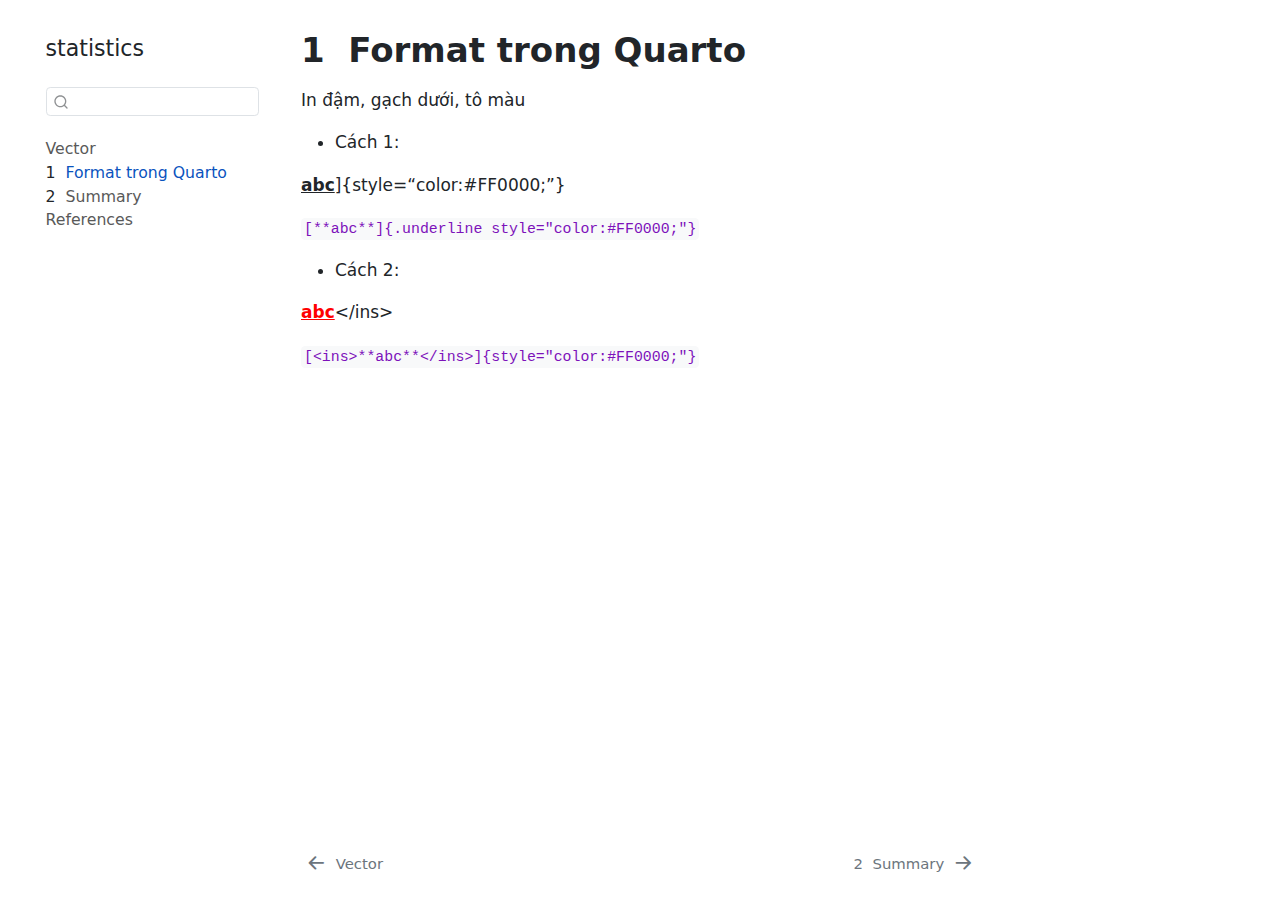
<file: docs/intro.html>
<!DOCTYPE html>
<html xmlns="http://www.w3.org/1999/xhtml" lang="en" xml:lang="en"><head>

<meta charset="utf-8">
<meta name="generator" content="quarto-1.4.550">

<meta name="viewport" content="width=device-width, initial-scale=1.0, user-scalable=yes">


<title>statistics - 1&nbsp; Format trong Quarto</title>
<style>
code{white-space: pre-wrap;}
span.smallcaps{font-variant: small-caps;}
div.columns{display: flex; gap: min(4vw, 1.5em);}
div.column{flex: auto; overflow-x: auto;}
div.hanging-indent{margin-left: 1.5em; text-indent: -1.5em;}
ul.task-list{list-style: none;}
ul.task-list li input[type="checkbox"] {
  width: 0.8em;
  margin: 0 0.8em 0.2em -1em; /* quarto-specific, see https://github.com/quarto-dev/quarto-cli/issues/4556 */ 
  vertical-align: middle;
}
</style>


<script src="site_libs/quarto-nav/quarto-nav.js"></script>
<script src="site_libs/quarto-nav/headroom.min.js"></script>
<script src="site_libs/clipboard/clipboard.min.js"></script>
<script src="site_libs/quarto-search/autocomplete.umd.js"></script>
<script src="site_libs/quarto-search/fuse.min.js"></script>
<script src="site_libs/quarto-search/quarto-search.js"></script>
<meta name="quarto:offset" content="./">
<link href="./summary.html" rel="next">
<link href="./index.html" rel="prev">
<script src="site_libs/quarto-html/quarto.js"></script>
<script src="site_libs/quarto-html/popper.min.js"></script>
<script src="site_libs/quarto-html/tippy.umd.min.js"></script>
<script src="site_libs/quarto-html/anchor.min.js"></script>
<link href="site_libs/quarto-html/tippy.css" rel="stylesheet">
<link href="site_libs/quarto-html/quarto-syntax-highlighting.css" rel="stylesheet" id="quarto-text-highlighting-styles">
<script src="site_libs/bootstrap/bootstrap.min.js"></script>
<link href="site_libs/bootstrap/bootstrap-icons.css" rel="stylesheet">
<link href="site_libs/bootstrap/bootstrap.min.css" rel="stylesheet" id="quarto-bootstrap" data-mode="light">
<script id="quarto-search-options" type="application/json">{
  "location": "sidebar",
  "copy-button": false,
  "collapse-after": 3,
  "panel-placement": "start",
  "type": "textbox",
  "limit": 50,
  "keyboard-shortcut": [
    "f",
    "/",
    "s"
  ],
  "show-item-context": false,
  "language": {
    "search-no-results-text": "No results",
    "search-matching-documents-text": "matching documents",
    "search-copy-link-title": "Copy link to search",
    "search-hide-matches-text": "Hide additional matches",
    "search-more-match-text": "more match in this document",
    "search-more-matches-text": "more matches in this document",
    "search-clear-button-title": "Clear",
    "search-text-placeholder": "",
    "search-detached-cancel-button-title": "Cancel",
    "search-submit-button-title": "Submit",
    "search-label": "Search"
  }
}</script>
<link rel="stylesheet" href="https://latex.vercel.app/style.css">


</head>

<body class="nav-sidebar floating">

<div id="quarto-search-results"></div>
  <header id="quarto-header" class="headroom fixed-top">
  <nav class="quarto-secondary-nav">
    <div class="container-fluid d-flex">
      <button type="button" class="quarto-btn-toggle btn" data-bs-toggle="collapse" data-bs-target=".quarto-sidebar-collapse-item" aria-controls="quarto-sidebar" aria-expanded="false" aria-label="Toggle sidebar navigation" onclick="if (window.quartoToggleHeadroom) { window.quartoToggleHeadroom(); }">
        <i class="bi bi-layout-text-sidebar-reverse"></i>
      </button>
        <nav class="quarto-page-breadcrumbs" aria-label="breadcrumb"><ol class="breadcrumb"><li class="breadcrumb-item"><a href="./intro.html"><span class="chapter-number">1</span>&nbsp; <span class="chapter-title">Format trong Quarto</span></a></li></ol></nav>
        <a class="flex-grow-1" role="button" data-bs-toggle="collapse" data-bs-target=".quarto-sidebar-collapse-item" aria-controls="quarto-sidebar" aria-expanded="false" aria-label="Toggle sidebar navigation" onclick="if (window.quartoToggleHeadroom) { window.quartoToggleHeadroom(); }">      
        </a>
      <button type="button" class="btn quarto-search-button" aria-label="" onclick="window.quartoOpenSearch();">
        <i class="bi bi-search"></i>
      </button>
    </div>
  </nav>
</header>
<!-- content -->
<div id="quarto-content" class="quarto-container page-columns page-rows-contents page-layout-article">
<!-- sidebar -->
  <nav id="quarto-sidebar" class="sidebar collapse collapse-horizontal quarto-sidebar-collapse-item sidebar-navigation floating overflow-auto">
    <div class="pt-lg-2 mt-2 text-left sidebar-header">
    <div class="sidebar-title mb-0 py-0">
      <a href="./">statistics</a> 
    </div>
      </div>
        <div class="mt-2 flex-shrink-0 align-items-center">
        <div class="sidebar-search">
        <div id="quarto-search" class="" title="Search"></div>
        </div>
        </div>
    <div class="sidebar-menu-container"> 
    <ul class="list-unstyled mt-1">
        <li class="sidebar-item">
  <div class="sidebar-item-container"> 
  <a href="./index.html" class="sidebar-item-text sidebar-link">
 <span class="menu-text">Vector</span></a>
  </div>
</li>
        <li class="sidebar-item">
  <div class="sidebar-item-container"> 
  <a href="./intro.html" class="sidebar-item-text sidebar-link active">
 <span class="menu-text"><span class="chapter-number">1</span>&nbsp; <span class="chapter-title">Format trong Quarto</span></span></a>
  </div>
</li>
        <li class="sidebar-item">
  <div class="sidebar-item-container"> 
  <a href="./summary.html" class="sidebar-item-text sidebar-link">
 <span class="menu-text"><span class="chapter-number">2</span>&nbsp; <span class="chapter-title">Summary</span></span></a>
  </div>
</li>
        <li class="sidebar-item">
  <div class="sidebar-item-container"> 
  <a href="./references.html" class="sidebar-item-text sidebar-link">
 <span class="menu-text">References</span></a>
  </div>
</li>
    </ul>
    </div>
</nav>
<div id="quarto-sidebar-glass" class="quarto-sidebar-collapse-item" data-bs-toggle="collapse" data-bs-target=".quarto-sidebar-collapse-item"></div>
<!-- margin-sidebar -->
    <div id="quarto-margin-sidebar" class="sidebar margin-sidebar">
        
    </div>
<!-- main -->
<main class="content" id="quarto-document-content">

<header id="title-block-header" class="quarto-title-block default">
<div class="quarto-title">
<h1 class="title"><span class="chapter-number">1</span>&nbsp; <span class="chapter-title">Format trong Quarto</span></h1>
</div>



<div class="quarto-title-meta">

    
  
    
  </div>
  


</header>


<p>In đậm, gạch dưới, tô màu</p>
<ul>
<li>Cách 1:</li>
</ul>
<p><u><strong>abc</strong></u>]{style=“color:#FF0000;”}</p>
<p><code>[**abc**]{.underline style="color:#FF0000;"}</code></p>
<ul>
<li>Cách 2:</li>
</ul>
<p><span style="color:#FF0000;"><ins><strong>abc</strong></ins></span>&lt;/ins&gt;</p>
<p><code>[&lt;ins&gt;**abc**&lt;/ins&gt;]{style="color:#FF0000;"}</code></p>



</main> <!-- /main -->
<script id="quarto-html-after-body" type="application/javascript">
window.document.addEventListener("DOMContentLoaded", function (event) {
  const toggleBodyColorMode = (bsSheetEl) => {
    const mode = bsSheetEl.getAttribute("data-mode");
    const bodyEl = window.document.querySelector("body");
    if (mode === "dark") {
      bodyEl.classList.add("quarto-dark");
      bodyEl.classList.remove("quarto-light");
    } else {
      bodyEl.classList.add("quarto-light");
      bodyEl.classList.remove("quarto-dark");
    }
  }
  const toggleBodyColorPrimary = () => {
    const bsSheetEl = window.document.querySelector("link#quarto-bootstrap");
    if (bsSheetEl) {
      toggleBodyColorMode(bsSheetEl);
    }
  }
  toggleBodyColorPrimary();  
  const icon = "";
  const anchorJS = new window.AnchorJS();
  anchorJS.options = {
    placement: 'right',
    icon: icon
  };
  anchorJS.add('.anchored');
  const isCodeAnnotation = (el) => {
    for (const clz of el.classList) {
      if (clz.startsWith('code-annotation-')) {                     
        return true;
      }
    }
    return false;
  }
  const clipboard = new window.ClipboardJS('.code-copy-button', {
    text: function(trigger) {
      const codeEl = trigger.previousElementSibling.cloneNode(true);
      for (const childEl of codeEl.children) {
        if (isCodeAnnotation(childEl)) {
          childEl.remove();
        }
      }
      return codeEl.innerText;
    }
  });
  clipboard.on('success', function(e) {
    // button target
    const button = e.trigger;
    // don't keep focus
    button.blur();
    // flash "checked"
    button.classList.add('code-copy-button-checked');
    var currentTitle = button.getAttribute("title");
    button.setAttribute("title", "Copied!");
    let tooltip;
    if (window.bootstrap) {
      button.setAttribute("data-bs-toggle", "tooltip");
      button.setAttribute("data-bs-placement", "left");
      button.setAttribute("data-bs-title", "Copied!");
      tooltip = new bootstrap.Tooltip(button, 
        { trigger: "manual", 
          customClass: "code-copy-button-tooltip",
          offset: [0, -8]});
      tooltip.show();    
    }
    setTimeout(function() {
      if (tooltip) {
        tooltip.hide();
        button.removeAttribute("data-bs-title");
        button.removeAttribute("data-bs-toggle");
        button.removeAttribute("data-bs-placement");
      }
      button.setAttribute("title", currentTitle);
      button.classList.remove('code-copy-button-checked');
    }, 1000);
    // clear code selection
    e.clearSelection();
  });
  function tippyHover(el, contentFn, onTriggerFn, onUntriggerFn) {
    const config = {
      allowHTML: true,
      maxWidth: 500,
      delay: 100,
      arrow: false,
      appendTo: function(el) {
          return el.parentElement;
      },
      interactive: true,
      interactiveBorder: 10,
      theme: 'quarto',
      placement: 'bottom-start',
    };
    if (contentFn) {
      config.content = contentFn;
    }
    if (onTriggerFn) {
      config.onTrigger = onTriggerFn;
    }
    if (onUntriggerFn) {
      config.onUntrigger = onUntriggerFn;
    }
    window.tippy(el, config); 
  }
  const noterefs = window.document.querySelectorAll('a[role="doc-noteref"]');
  for (var i=0; i<noterefs.length; i++) {
    const ref = noterefs[i];
    tippyHover(ref, function() {
      // use id or data attribute instead here
      let href = ref.getAttribute('data-footnote-href') || ref.getAttribute('href');
      try { href = new URL(href).hash; } catch {}
      const id = href.replace(/^#\/?/, "");
      const note = window.document.getElementById(id);
      return note.innerHTML;
    });
  }
  const xrefs = window.document.querySelectorAll('a.quarto-xref');
  const processXRef = (id, note) => {
    // Strip column container classes
    const stripColumnClz = (el) => {
      el.classList.remove("page-full", "page-columns");
      if (el.children) {
        for (const child of el.children) {
          stripColumnClz(child);
        }
      }
    }
    stripColumnClz(note)
    if (id === null || id.startsWith('sec-')) {
      // Special case sections, only their first couple elements
      const container = document.createElement("div");
      if (note.children && note.children.length > 2) {
        container.appendChild(note.children[0].cloneNode(true));
        for (let i = 1; i < note.children.length; i++) {
          const child = note.children[i];
          if (child.tagName === "P" && child.innerText === "") {
            continue;
          } else {
            container.appendChild(child.cloneNode(true));
            break;
          }
        }
        if (window.Quarto?.typesetMath) {
          window.Quarto.typesetMath(container);
        }
        return container.innerHTML
      } else {
        if (window.Quarto?.typesetMath) {
          window.Quarto.typesetMath(note);
        }
        return note.innerHTML;
      }
    } else {
      // Remove any anchor links if they are present
      const anchorLink = note.querySelector('a.anchorjs-link');
      if (anchorLink) {
        anchorLink.remove();
      }
      if (window.Quarto?.typesetMath) {
        window.Quarto.typesetMath(note);
      }
      // TODO in 1.5, we should make sure this works without a callout special case
      if (note.classList.contains("callout")) {
        return note.outerHTML;
      } else {
        return note.innerHTML;
      }
    }
  }
  for (var i=0; i<xrefs.length; i++) {
    const xref = xrefs[i];
    tippyHover(xref, undefined, function(instance) {
      instance.disable();
      let url = xref.getAttribute('href');
      let hash = undefined; 
      if (url.startsWith('#')) {
        hash = url;
      } else {
        try { hash = new URL(url).hash; } catch {}
      }
      if (hash) {
        const id = hash.replace(/^#\/?/, "");
        const note = window.document.getElementById(id);
        if (note !== null) {
          try {
            const html = processXRef(id, note.cloneNode(true));
            instance.setContent(html);
          } finally {
            instance.enable();
            instance.show();
          }
        } else {
          // See if we can fetch this
          fetch(url.split('#')[0])
          .then(res => res.text())
          .then(html => {
            const parser = new DOMParser();
            const htmlDoc = parser.parseFromString(html, "text/html");
            const note = htmlDoc.getElementById(id);
            if (note !== null) {
              const html = processXRef(id, note);
              instance.setContent(html);
            } 
          }).finally(() => {
            instance.enable();
            instance.show();
          });
        }
      } else {
        // See if we can fetch a full url (with no hash to target)
        // This is a special case and we should probably do some content thinning / targeting
        fetch(url)
        .then(res => res.text())
        .then(html => {
          const parser = new DOMParser();
          const htmlDoc = parser.parseFromString(html, "text/html");
          const note = htmlDoc.querySelector('main.content');
          if (note !== null) {
            // This should only happen for chapter cross references
            // (since there is no id in the URL)
            // remove the first header
            if (note.children.length > 0 && note.children[0].tagName === "HEADER") {
              note.children[0].remove();
            }
            const html = processXRef(null, note);
            instance.setContent(html);
          } 
        }).finally(() => {
          instance.enable();
          instance.show();
        });
      }
    }, function(instance) {
    });
  }
      let selectedAnnoteEl;
      const selectorForAnnotation = ( cell, annotation) => {
        let cellAttr = 'data-code-cell="' + cell + '"';
        let lineAttr = 'data-code-annotation="' +  annotation + '"';
        const selector = 'span[' + cellAttr + '][' + lineAttr + ']';
        return selector;
      }
      const selectCodeLines = (annoteEl) => {
        const doc = window.document;
        const targetCell = annoteEl.getAttribute("data-target-cell");
        const targetAnnotation = annoteEl.getAttribute("data-target-annotation");
        const annoteSpan = window.document.querySelector(selectorForAnnotation(targetCell, targetAnnotation));
        const lines = annoteSpan.getAttribute("data-code-lines").split(",");
        const lineIds = lines.map((line) => {
          return targetCell + "-" + line;
        })
        let top = null;
        let height = null;
        let parent = null;
        if (lineIds.length > 0) {
            //compute the position of the single el (top and bottom and make a div)
            const el = window.document.getElementById(lineIds[0]);
            top = el.offsetTop;
            height = el.offsetHeight;
            parent = el.parentElement.parentElement;
          if (lineIds.length > 1) {
            const lastEl = window.document.getElementById(lineIds[lineIds.length - 1]);
            const bottom = lastEl.offsetTop + lastEl.offsetHeight;
            height = bottom - top;
          }
          if (top !== null && height !== null && parent !== null) {
            // cook up a div (if necessary) and position it 
            let div = window.document.getElementById("code-annotation-line-highlight");
            if (div === null) {
              div = window.document.createElement("div");
              div.setAttribute("id", "code-annotation-line-highlight");
              div.style.position = 'absolute';
              parent.appendChild(div);
            }
            div.style.top = top - 2 + "px";
            div.style.height = height + 4 + "px";
            div.style.left = 0;
            let gutterDiv = window.document.getElementById("code-annotation-line-highlight-gutter");
            if (gutterDiv === null) {
              gutterDiv = window.document.createElement("div");
              gutterDiv.setAttribute("id", "code-annotation-line-highlight-gutter");
              gutterDiv.style.position = 'absolute';
              const codeCell = window.document.getElementById(targetCell);
              const gutter = codeCell.querySelector('.code-annotation-gutter');
              gutter.appendChild(gutterDiv);
            }
            gutterDiv.style.top = top - 2 + "px";
            gutterDiv.style.height = height + 4 + "px";
          }
          selectedAnnoteEl = annoteEl;
        }
      };
      const unselectCodeLines = () => {
        const elementsIds = ["code-annotation-line-highlight", "code-annotation-line-highlight-gutter"];
        elementsIds.forEach((elId) => {
          const div = window.document.getElementById(elId);
          if (div) {
            div.remove();
          }
        });
        selectedAnnoteEl = undefined;
      };
        // Handle positioning of the toggle
    window.addEventListener(
      "resize",
      throttle(() => {
        elRect = undefined;
        if (selectedAnnoteEl) {
          selectCodeLines(selectedAnnoteEl);
        }
      }, 10)
    );
    function throttle(fn, ms) {
    let throttle = false;
    let timer;
      return (...args) => {
        if(!throttle) { // first call gets through
            fn.apply(this, args);
            throttle = true;
        } else { // all the others get throttled
            if(timer) clearTimeout(timer); // cancel #2
            timer = setTimeout(() => {
              fn.apply(this, args);
              timer = throttle = false;
            }, ms);
        }
      };
    }
      // Attach click handler to the DT
      const annoteDls = window.document.querySelectorAll('dt[data-target-cell]');
      for (const annoteDlNode of annoteDls) {
        annoteDlNode.addEventListener('click', (event) => {
          const clickedEl = event.target;
          if (clickedEl !== selectedAnnoteEl) {
            unselectCodeLines();
            const activeEl = window.document.querySelector('dt[data-target-cell].code-annotation-active');
            if (activeEl) {
              activeEl.classList.remove('code-annotation-active');
            }
            selectCodeLines(clickedEl);
            clickedEl.classList.add('code-annotation-active');
          } else {
            // Unselect the line
            unselectCodeLines();
            clickedEl.classList.remove('code-annotation-active');
          }
        });
      }
  const findCites = (el) => {
    const parentEl = el.parentElement;
    if (parentEl) {
      const cites = parentEl.dataset.cites;
      if (cites) {
        return {
          el,
          cites: cites.split(' ')
        };
      } else {
        return findCites(el.parentElement)
      }
    } else {
      return undefined;
    }
  };
  var bibliorefs = window.document.querySelectorAll('a[role="doc-biblioref"]');
  for (var i=0; i<bibliorefs.length; i++) {
    const ref = bibliorefs[i];
    const citeInfo = findCites(ref);
    if (citeInfo) {
      tippyHover(citeInfo.el, function() {
        var popup = window.document.createElement('div');
        citeInfo.cites.forEach(function(cite) {
          var citeDiv = window.document.createElement('div');
          citeDiv.classList.add('hanging-indent');
          citeDiv.classList.add('csl-entry');
          var biblioDiv = window.document.getElementById('ref-' + cite);
          if (biblioDiv) {
            citeDiv.innerHTML = biblioDiv.innerHTML;
          }
          popup.appendChild(citeDiv);
        });
        return popup.innerHTML;
      });
    }
  }
});
</script>
<nav class="page-navigation">
  <div class="nav-page nav-page-previous">
      <a href="./index.html" class="pagination-link" aria-label="Vector">
        <i class="bi bi-arrow-left-short"></i> <span class="nav-page-text">Vector</span>
      </a>          
  </div>
  <div class="nav-page nav-page-next">
      <a href="./summary.html" class="pagination-link" aria-label="Summary">
        <span class="nav-page-text"><span class="chapter-number">2</span>&nbsp; <span class="chapter-title">Summary</span></span> <i class="bi bi-arrow-right-short"></i>
      </a>
  </div>
</nav>
</div> <!-- /content -->




</body></html>
</file>
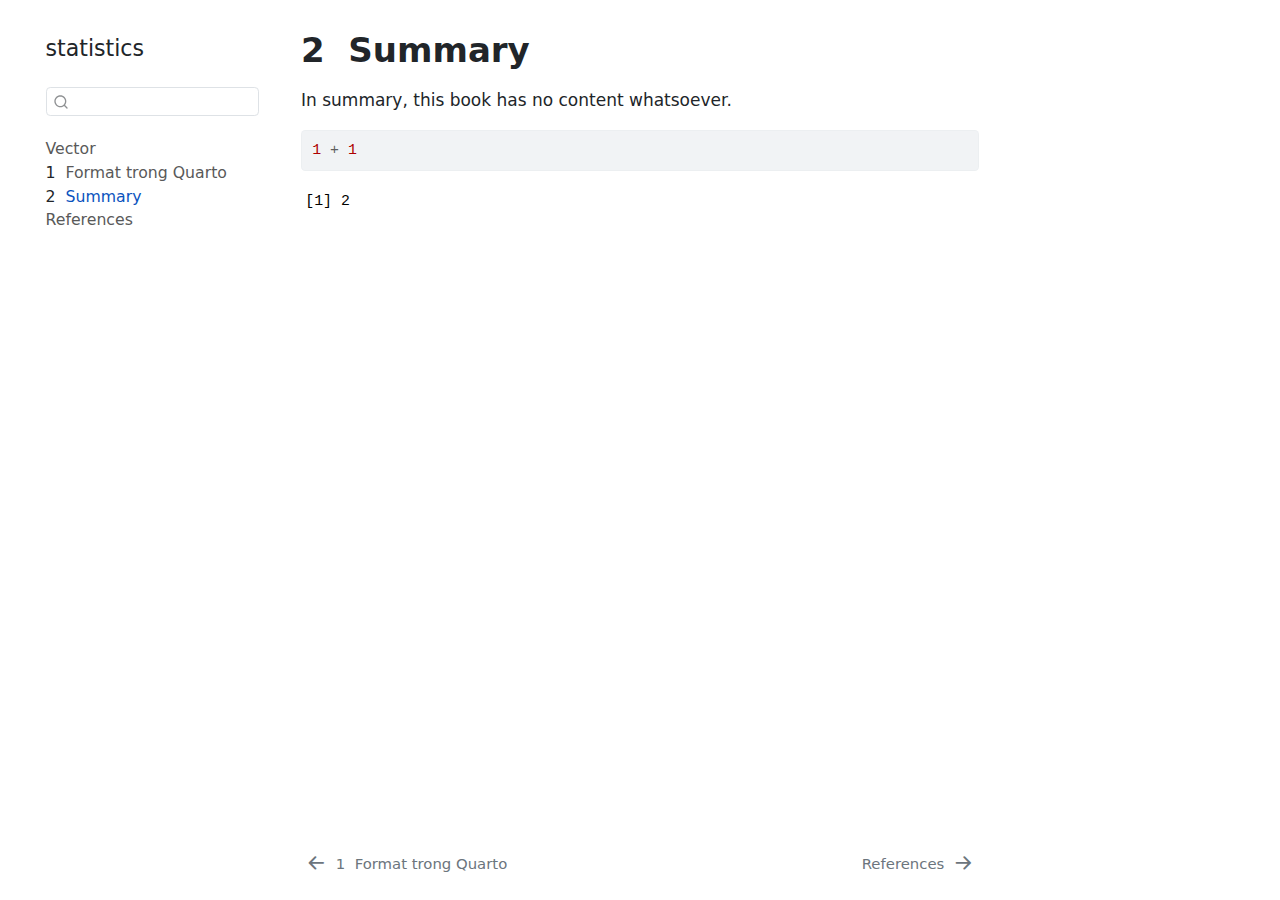
<file: docs/summary.html>
<!DOCTYPE html>
<html xmlns="http://www.w3.org/1999/xhtml" lang="en" xml:lang="en"><head>

<meta charset="utf-8">
<meta name="generator" content="quarto-1.4.550">

<meta name="viewport" content="width=device-width, initial-scale=1.0, user-scalable=yes">


<title>statistics - 2&nbsp; Summary</title>
<style>
code{white-space: pre-wrap;}
span.smallcaps{font-variant: small-caps;}
div.columns{display: flex; gap: min(4vw, 1.5em);}
div.column{flex: auto; overflow-x: auto;}
div.hanging-indent{margin-left: 1.5em; text-indent: -1.5em;}
ul.task-list{list-style: none;}
ul.task-list li input[type="checkbox"] {
  width: 0.8em;
  margin: 0 0.8em 0.2em -1em; /* quarto-specific, see https://github.com/quarto-dev/quarto-cli/issues/4556 */ 
  vertical-align: middle;
}
/* CSS for syntax highlighting */
pre > code.sourceCode { white-space: pre; position: relative; }
pre > code.sourceCode > span { line-height: 1.25; }
pre > code.sourceCode > span:empty { height: 1.2em; }
.sourceCode { overflow: visible; }
code.sourceCode > span { color: inherit; text-decoration: inherit; }
div.sourceCode { margin: 1em 0; }
pre.sourceCode { margin: 0; }
@media screen {
div.sourceCode { overflow: auto; }
}
@media print {
pre > code.sourceCode { white-space: pre-wrap; }
pre > code.sourceCode > span { text-indent: -5em; padding-left: 5em; }
}
pre.numberSource code
  { counter-reset: source-line 0; }
pre.numberSource code > span
  { position: relative; left: -4em; counter-increment: source-line; }
pre.numberSource code > span > a:first-child::before
  { content: counter(source-line);
    position: relative; left: -1em; text-align: right; vertical-align: baseline;
    border: none; display: inline-block;
    -webkit-touch-callout: none; -webkit-user-select: none;
    -khtml-user-select: none; -moz-user-select: none;
    -ms-user-select: none; user-select: none;
    padding: 0 4px; width: 4em;
  }
pre.numberSource { margin-left: 3em;  padding-left: 4px; }
div.sourceCode
  {   }
@media screen {
pre > code.sourceCode > span > a:first-child::before { text-decoration: underline; }
}
</style>


<script src="site_libs/quarto-nav/quarto-nav.js"></script>
<script src="site_libs/quarto-nav/headroom.min.js"></script>
<script src="site_libs/clipboard/clipboard.min.js"></script>
<script src="site_libs/quarto-search/autocomplete.umd.js"></script>
<script src="site_libs/quarto-search/fuse.min.js"></script>
<script src="site_libs/quarto-search/quarto-search.js"></script>
<meta name="quarto:offset" content="./">
<link href="./references.html" rel="next">
<link href="./intro.html" rel="prev">
<script src="site_libs/quarto-html/quarto.js"></script>
<script src="site_libs/quarto-html/popper.min.js"></script>
<script src="site_libs/quarto-html/tippy.umd.min.js"></script>
<script src="site_libs/quarto-html/anchor.min.js"></script>
<link href="site_libs/quarto-html/tippy.css" rel="stylesheet">
<link href="site_libs/quarto-html/quarto-syntax-highlighting.css" rel="stylesheet" id="quarto-text-highlighting-styles">
<script src="site_libs/bootstrap/bootstrap.min.js"></script>
<link href="site_libs/bootstrap/bootstrap-icons.css" rel="stylesheet">
<link href="site_libs/bootstrap/bootstrap.min.css" rel="stylesheet" id="quarto-bootstrap" data-mode="light">
<script id="quarto-search-options" type="application/json">{
  "location": "sidebar",
  "copy-button": false,
  "collapse-after": 3,
  "panel-placement": "start",
  "type": "textbox",
  "limit": 50,
  "keyboard-shortcut": [
    "f",
    "/",
    "s"
  ],
  "show-item-context": false,
  "language": {
    "search-no-results-text": "No results",
    "search-matching-documents-text": "matching documents",
    "search-copy-link-title": "Copy link to search",
    "search-hide-matches-text": "Hide additional matches",
    "search-more-match-text": "more match in this document",
    "search-more-matches-text": "more matches in this document",
    "search-clear-button-title": "Clear",
    "search-text-placeholder": "",
    "search-detached-cancel-button-title": "Cancel",
    "search-submit-button-title": "Submit",
    "search-label": "Search"
  }
}</script>
<link rel="stylesheet" href="https://latex.vercel.app/style.css">


</head>

<body class="nav-sidebar floating">

<div id="quarto-search-results"></div>
  <header id="quarto-header" class="headroom fixed-top">
  <nav class="quarto-secondary-nav">
    <div class="container-fluid d-flex">
      <button type="button" class="quarto-btn-toggle btn" data-bs-toggle="collapse" data-bs-target=".quarto-sidebar-collapse-item" aria-controls="quarto-sidebar" aria-expanded="false" aria-label="Toggle sidebar navigation" onclick="if (window.quartoToggleHeadroom) { window.quartoToggleHeadroom(); }">
        <i class="bi bi-layout-text-sidebar-reverse"></i>
      </button>
        <nav class="quarto-page-breadcrumbs" aria-label="breadcrumb"><ol class="breadcrumb"><li class="breadcrumb-item"><a href="./summary.html"><span class="chapter-number">2</span>&nbsp; <span class="chapter-title">Summary</span></a></li></ol></nav>
        <a class="flex-grow-1" role="button" data-bs-toggle="collapse" data-bs-target=".quarto-sidebar-collapse-item" aria-controls="quarto-sidebar" aria-expanded="false" aria-label="Toggle sidebar navigation" onclick="if (window.quartoToggleHeadroom) { window.quartoToggleHeadroom(); }">      
        </a>
      <button type="button" class="btn quarto-search-button" aria-label="" onclick="window.quartoOpenSearch();">
        <i class="bi bi-search"></i>
      </button>
    </div>
  </nav>
</header>
<!-- content -->
<div id="quarto-content" class="quarto-container page-columns page-rows-contents page-layout-article">
<!-- sidebar -->
  <nav id="quarto-sidebar" class="sidebar collapse collapse-horizontal quarto-sidebar-collapse-item sidebar-navigation floating overflow-auto">
    <div class="pt-lg-2 mt-2 text-left sidebar-header">
    <div class="sidebar-title mb-0 py-0">
      <a href="./">statistics</a> 
    </div>
      </div>
        <div class="mt-2 flex-shrink-0 align-items-center">
        <div class="sidebar-search">
        <div id="quarto-search" class="" title="Search"></div>
        </div>
        </div>
    <div class="sidebar-menu-container"> 
    <ul class="list-unstyled mt-1">
        <li class="sidebar-item">
  <div class="sidebar-item-container"> 
  <a href="./index.html" class="sidebar-item-text sidebar-link">
 <span class="menu-text">Vector</span></a>
  </div>
</li>
        <li class="sidebar-item">
  <div class="sidebar-item-container"> 
  <a href="./intro.html" class="sidebar-item-text sidebar-link">
 <span class="menu-text"><span class="chapter-number">1</span>&nbsp; <span class="chapter-title">Format trong Quarto</span></span></a>
  </div>
</li>
        <li class="sidebar-item">
  <div class="sidebar-item-container"> 
  <a href="./summary.html" class="sidebar-item-text sidebar-link active">
 <span class="menu-text"><span class="chapter-number">2</span>&nbsp; <span class="chapter-title">Summary</span></span></a>
  </div>
</li>
        <li class="sidebar-item">
  <div class="sidebar-item-container"> 
  <a href="./references.html" class="sidebar-item-text sidebar-link">
 <span class="menu-text">References</span></a>
  </div>
</li>
    </ul>
    </div>
</nav>
<div id="quarto-sidebar-glass" class="quarto-sidebar-collapse-item" data-bs-toggle="collapse" data-bs-target=".quarto-sidebar-collapse-item"></div>
<!-- margin-sidebar -->
    <div id="quarto-margin-sidebar" class="sidebar margin-sidebar">
        
    </div>
<!-- main -->
<main class="content" id="quarto-document-content">

<header id="title-block-header" class="quarto-title-block default">
<div class="quarto-title">
<h1 class="title"><span class="chapter-number">2</span>&nbsp; <span class="chapter-title">Summary</span></h1>
</div>



<div class="quarto-title-meta">

    
  
    
  </div>
  


</header>


<p>In summary, this book has no content whatsoever.</p>
<div class="cell">
<div class="sourceCode cell-code" id="cb1"><pre class="sourceCode r code-with-copy"><code class="sourceCode r"><span id="cb1-1"><a href="#cb1-1" aria-hidden="true" tabindex="-1"></a><span class="dv">1</span> <span class="sc">+</span> <span class="dv">1</span></span></code><button title="Copy to Clipboard" class="code-copy-button"><i class="bi"></i></button></pre></div>
<div class="cell-output cell-output-stdout">
<pre><code>[1] 2</code></pre>
</div>
</div>



</main> <!-- /main -->
<script id="quarto-html-after-body" type="application/javascript">
window.document.addEventListener("DOMContentLoaded", function (event) {
  const toggleBodyColorMode = (bsSheetEl) => {
    const mode = bsSheetEl.getAttribute("data-mode");
    const bodyEl = window.document.querySelector("body");
    if (mode === "dark") {
      bodyEl.classList.add("quarto-dark");
      bodyEl.classList.remove("quarto-light");
    } else {
      bodyEl.classList.add("quarto-light");
      bodyEl.classList.remove("quarto-dark");
    }
  }
  const toggleBodyColorPrimary = () => {
    const bsSheetEl = window.document.querySelector("link#quarto-bootstrap");
    if (bsSheetEl) {
      toggleBodyColorMode(bsSheetEl);
    }
  }
  toggleBodyColorPrimary();  
  const icon = "";
  const anchorJS = new window.AnchorJS();
  anchorJS.options = {
    placement: 'right',
    icon: icon
  };
  anchorJS.add('.anchored');
  const isCodeAnnotation = (el) => {
    for (const clz of el.classList) {
      if (clz.startsWith('code-annotation-')) {                     
        return true;
      }
    }
    return false;
  }
  const clipboard = new window.ClipboardJS('.code-copy-button', {
    text: function(trigger) {
      const codeEl = trigger.previousElementSibling.cloneNode(true);
      for (const childEl of codeEl.children) {
        if (isCodeAnnotation(childEl)) {
          childEl.remove();
        }
      }
      return codeEl.innerText;
    }
  });
  clipboard.on('success', function(e) {
    // button target
    const button = e.trigger;
    // don't keep focus
    button.blur();
    // flash "checked"
    button.classList.add('code-copy-button-checked');
    var currentTitle = button.getAttribute("title");
    button.setAttribute("title", "Copied!");
    let tooltip;
    if (window.bootstrap) {
      button.setAttribute("data-bs-toggle", "tooltip");
      button.setAttribute("data-bs-placement", "left");
      button.setAttribute("data-bs-title", "Copied!");
      tooltip = new bootstrap.Tooltip(button, 
        { trigger: "manual", 
          customClass: "code-copy-button-tooltip",
          offset: [0, -8]});
      tooltip.show();    
    }
    setTimeout(function() {
      if (tooltip) {
        tooltip.hide();
        button.removeAttribute("data-bs-title");
        button.removeAttribute("data-bs-toggle");
        button.removeAttribute("data-bs-placement");
      }
      button.setAttribute("title", currentTitle);
      button.classList.remove('code-copy-button-checked');
    }, 1000);
    // clear code selection
    e.clearSelection();
  });
  function tippyHover(el, contentFn, onTriggerFn, onUntriggerFn) {
    const config = {
      allowHTML: true,
      maxWidth: 500,
      delay: 100,
      arrow: false,
      appendTo: function(el) {
          return el.parentElement;
      },
      interactive: true,
      interactiveBorder: 10,
      theme: 'quarto',
      placement: 'bottom-start',
    };
    if (contentFn) {
      config.content = contentFn;
    }
    if (onTriggerFn) {
      config.onTrigger = onTriggerFn;
    }
    if (onUntriggerFn) {
      config.onUntrigger = onUntriggerFn;
    }
    window.tippy(el, config); 
  }
  const noterefs = window.document.querySelectorAll('a[role="doc-noteref"]');
  for (var i=0; i<noterefs.length; i++) {
    const ref = noterefs[i];
    tippyHover(ref, function() {
      // use id or data attribute instead here
      let href = ref.getAttribute('data-footnote-href') || ref.getAttribute('href');
      try { href = new URL(href).hash; } catch {}
      const id = href.replace(/^#\/?/, "");
      const note = window.document.getElementById(id);
      return note.innerHTML;
    });
  }
  const xrefs = window.document.querySelectorAll('a.quarto-xref');
  const processXRef = (id, note) => {
    // Strip column container classes
    const stripColumnClz = (el) => {
      el.classList.remove("page-full", "page-columns");
      if (el.children) {
        for (const child of el.children) {
          stripColumnClz(child);
        }
      }
    }
    stripColumnClz(note)
    if (id === null || id.startsWith('sec-')) {
      // Special case sections, only their first couple elements
      const container = document.createElement("div");
      if (note.children && note.children.length > 2) {
        container.appendChild(note.children[0].cloneNode(true));
        for (let i = 1; i < note.children.length; i++) {
          const child = note.children[i];
          if (child.tagName === "P" && child.innerText === "") {
            continue;
          } else {
            container.appendChild(child.cloneNode(true));
            break;
          }
        }
        if (window.Quarto?.typesetMath) {
          window.Quarto.typesetMath(container);
        }
        return container.innerHTML
      } else {
        if (window.Quarto?.typesetMath) {
          window.Quarto.typesetMath(note);
        }
        return note.innerHTML;
      }
    } else {
      // Remove any anchor links if they are present
      const anchorLink = note.querySelector('a.anchorjs-link');
      if (anchorLink) {
        anchorLink.remove();
      }
      if (window.Quarto?.typesetMath) {
        window.Quarto.typesetMath(note);
      }
      // TODO in 1.5, we should make sure this works without a callout special case
      if (note.classList.contains("callout")) {
        return note.outerHTML;
      } else {
        return note.innerHTML;
      }
    }
  }
  for (var i=0; i<xrefs.length; i++) {
    const xref = xrefs[i];
    tippyHover(xref, undefined, function(instance) {
      instance.disable();
      let url = xref.getAttribute('href');
      let hash = undefined; 
      if (url.startsWith('#')) {
        hash = url;
      } else {
        try { hash = new URL(url).hash; } catch {}
      }
      if (hash) {
        const id = hash.replace(/^#\/?/, "");
        const note = window.document.getElementById(id);
        if (note !== null) {
          try {
            const html = processXRef(id, note.cloneNode(true));
            instance.setContent(html);
          } finally {
            instance.enable();
            instance.show();
          }
        } else {
          // See if we can fetch this
          fetch(url.split('#')[0])
          .then(res => res.text())
          .then(html => {
            const parser = new DOMParser();
            const htmlDoc = parser.parseFromString(html, "text/html");
            const note = htmlDoc.getElementById(id);
            if (note !== null) {
              const html = processXRef(id, note);
              instance.setContent(html);
            } 
          }).finally(() => {
            instance.enable();
            instance.show();
          });
        }
      } else {
        // See if we can fetch a full url (with no hash to target)
        // This is a special case and we should probably do some content thinning / targeting
        fetch(url)
        .then(res => res.text())
        .then(html => {
          const parser = new DOMParser();
          const htmlDoc = parser.parseFromString(html, "text/html");
          const note = htmlDoc.querySelector('main.content');
          if (note !== null) {
            // This should only happen for chapter cross references
            // (since there is no id in the URL)
            // remove the first header
            if (note.children.length > 0 && note.children[0].tagName === "HEADER") {
              note.children[0].remove();
            }
            const html = processXRef(null, note);
            instance.setContent(html);
          } 
        }).finally(() => {
          instance.enable();
          instance.show();
        });
      }
    }, function(instance) {
    });
  }
      let selectedAnnoteEl;
      const selectorForAnnotation = ( cell, annotation) => {
        let cellAttr = 'data-code-cell="' + cell + '"';
        let lineAttr = 'data-code-annotation="' +  annotation + '"';
        const selector = 'span[' + cellAttr + '][' + lineAttr + ']';
        return selector;
      }
      const selectCodeLines = (annoteEl) => {
        const doc = window.document;
        const targetCell = annoteEl.getAttribute("data-target-cell");
        const targetAnnotation = annoteEl.getAttribute("data-target-annotation");
        const annoteSpan = window.document.querySelector(selectorForAnnotation(targetCell, targetAnnotation));
        const lines = annoteSpan.getAttribute("data-code-lines").split(",");
        const lineIds = lines.map((line) => {
          return targetCell + "-" + line;
        })
        let top = null;
        let height = null;
        let parent = null;
        if (lineIds.length > 0) {
            //compute the position of the single el (top and bottom and make a div)
            const el = window.document.getElementById(lineIds[0]);
            top = el.offsetTop;
            height = el.offsetHeight;
            parent = el.parentElement.parentElement;
          if (lineIds.length > 1) {
            const lastEl = window.document.getElementById(lineIds[lineIds.length - 1]);
            const bottom = lastEl.offsetTop + lastEl.offsetHeight;
            height = bottom - top;
          }
          if (top !== null && height !== null && parent !== null) {
            // cook up a div (if necessary) and position it 
            let div = window.document.getElementById("code-annotation-line-highlight");
            if (div === null) {
              div = window.document.createElement("div");
              div.setAttribute("id", "code-annotation-line-highlight");
              div.style.position = 'absolute';
              parent.appendChild(div);
            }
            div.style.top = top - 2 + "px";
            div.style.height = height + 4 + "px";
            div.style.left = 0;
            let gutterDiv = window.document.getElementById("code-annotation-line-highlight-gutter");
            if (gutterDiv === null) {
              gutterDiv = window.document.createElement("div");
              gutterDiv.setAttribute("id", "code-annotation-line-highlight-gutter");
              gutterDiv.style.position = 'absolute';
              const codeCell = window.document.getElementById(targetCell);
              const gutter = codeCell.querySelector('.code-annotation-gutter');
              gutter.appendChild(gutterDiv);
            }
            gutterDiv.style.top = top - 2 + "px";
            gutterDiv.style.height = height + 4 + "px";
          }
          selectedAnnoteEl = annoteEl;
        }
      };
      const unselectCodeLines = () => {
        const elementsIds = ["code-annotation-line-highlight", "code-annotation-line-highlight-gutter"];
        elementsIds.forEach((elId) => {
          const div = window.document.getElementById(elId);
          if (div) {
            div.remove();
          }
        });
        selectedAnnoteEl = undefined;
      };
        // Handle positioning of the toggle
    window.addEventListener(
      "resize",
      throttle(() => {
        elRect = undefined;
        if (selectedAnnoteEl) {
          selectCodeLines(selectedAnnoteEl);
        }
      }, 10)
    );
    function throttle(fn, ms) {
    let throttle = false;
    let timer;
      return (...args) => {
        if(!throttle) { // first call gets through
            fn.apply(this, args);
            throttle = true;
        } else { // all the others get throttled
            if(timer) clearTimeout(timer); // cancel #2
            timer = setTimeout(() => {
              fn.apply(this, args);
              timer = throttle = false;
            }, ms);
        }
      };
    }
      // Attach click handler to the DT
      const annoteDls = window.document.querySelectorAll('dt[data-target-cell]');
      for (const annoteDlNode of annoteDls) {
        annoteDlNode.addEventListener('click', (event) => {
          const clickedEl = event.target;
          if (clickedEl !== selectedAnnoteEl) {
            unselectCodeLines();
            const activeEl = window.document.querySelector('dt[data-target-cell].code-annotation-active');
            if (activeEl) {
              activeEl.classList.remove('code-annotation-active');
            }
            selectCodeLines(clickedEl);
            clickedEl.classList.add('code-annotation-active');
          } else {
            // Unselect the line
            unselectCodeLines();
            clickedEl.classList.remove('code-annotation-active');
          }
        });
      }
  const findCites = (el) => {
    const parentEl = el.parentElement;
    if (parentEl) {
      const cites = parentEl.dataset.cites;
      if (cites) {
        return {
          el,
          cites: cites.split(' ')
        };
      } else {
        return findCites(el.parentElement)
      }
    } else {
      return undefined;
    }
  };
  var bibliorefs = window.document.querySelectorAll('a[role="doc-biblioref"]');
  for (var i=0; i<bibliorefs.length; i++) {
    const ref = bibliorefs[i];
    const citeInfo = findCites(ref);
    if (citeInfo) {
      tippyHover(citeInfo.el, function() {
        var popup = window.document.createElement('div');
        citeInfo.cites.forEach(function(cite) {
          var citeDiv = window.document.createElement('div');
          citeDiv.classList.add('hanging-indent');
          citeDiv.classList.add('csl-entry');
          var biblioDiv = window.document.getElementById('ref-' + cite);
          if (biblioDiv) {
            citeDiv.innerHTML = biblioDiv.innerHTML;
          }
          popup.appendChild(citeDiv);
        });
        return popup.innerHTML;
      });
    }
  }
});
</script>
<nav class="page-navigation">
  <div class="nav-page nav-page-previous">
      <a href="./intro.html" class="pagination-link" aria-label="Format trong Quarto">
        <i class="bi bi-arrow-left-short"></i> <span class="nav-page-text"><span class="chapter-number">1</span>&nbsp; <span class="chapter-title">Format trong Quarto</span></span>
      </a>          
  </div>
  <div class="nav-page nav-page-next">
      <a href="./references.html" class="pagination-link" aria-label="References">
        <span class="nav-page-text">References</span> <i class="bi bi-arrow-right-short"></i>
      </a>
  </div>
</nav>
</div> <!-- /content -->




</body></html>
</file>
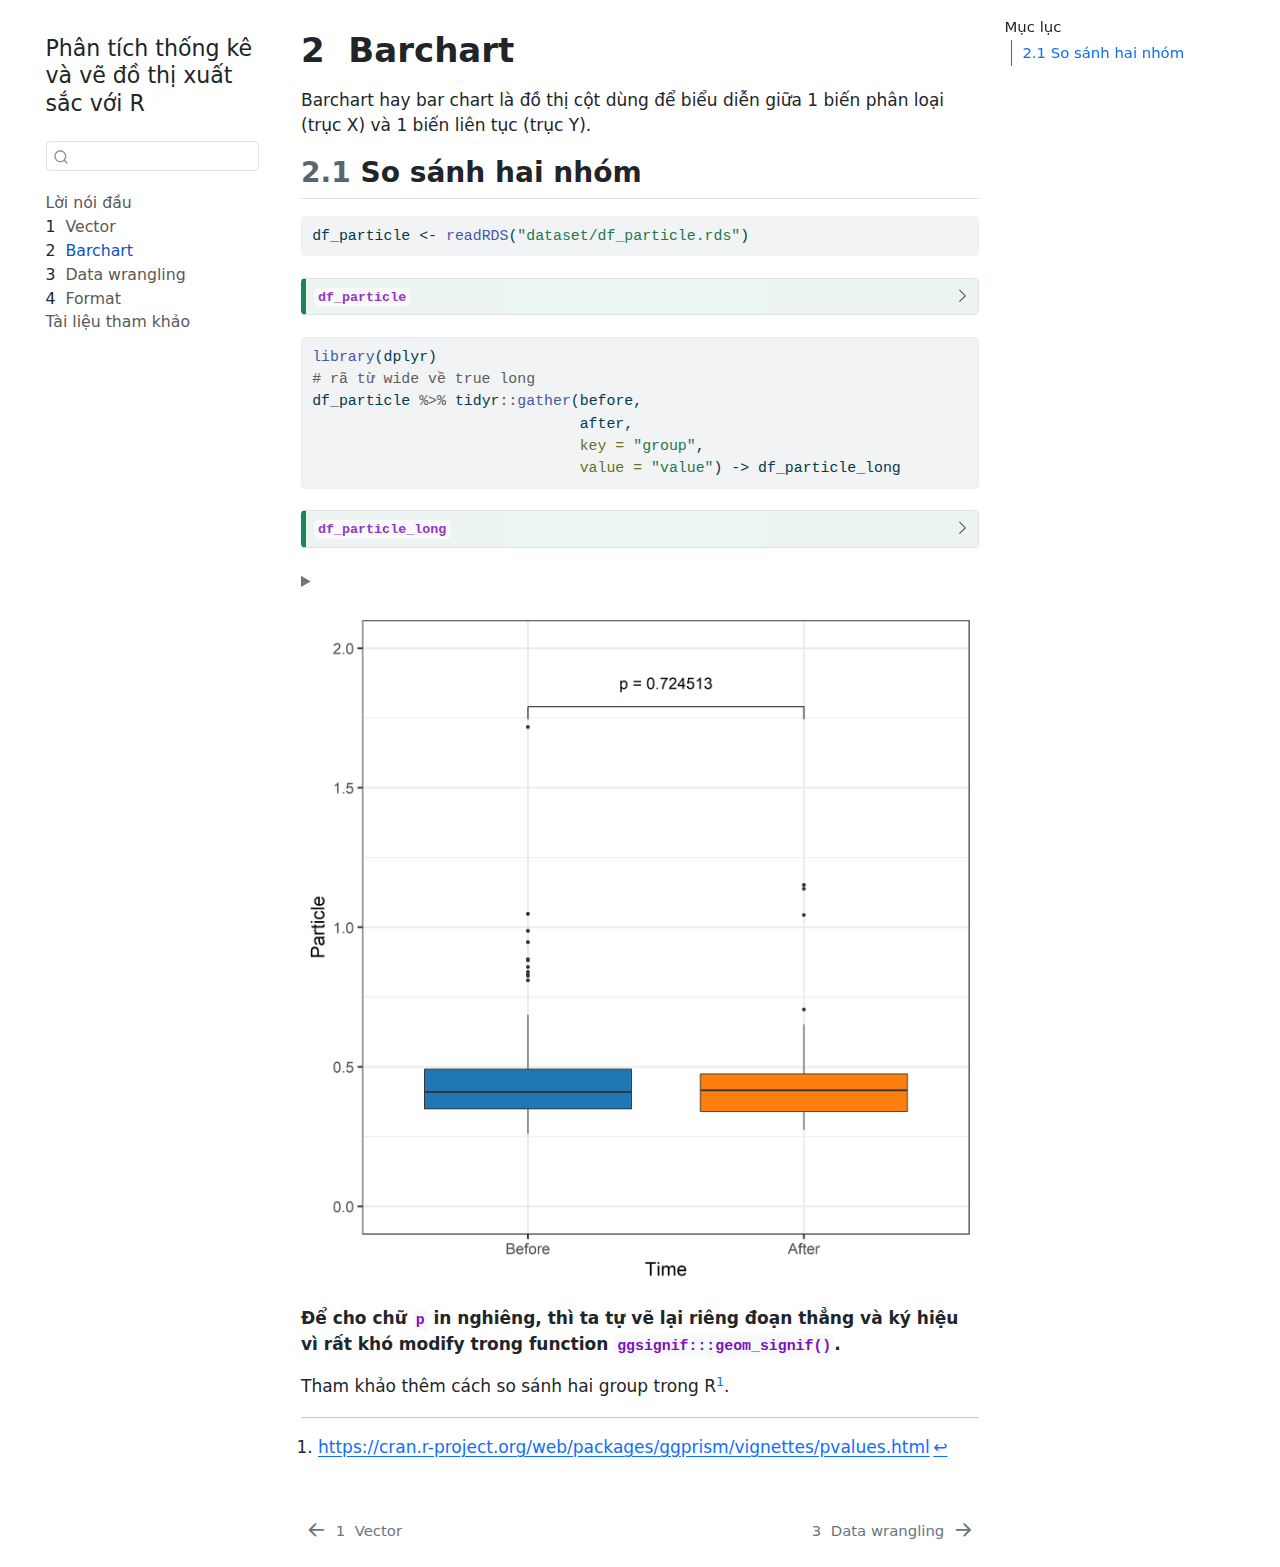
<file: pdf/barchart.html>
<!DOCTYPE html>
<html xmlns="http://www.w3.org/1999/xhtml" lang="en" xml:lang="en"><head>

<meta charset="utf-8">
<meta name="generator" content="quarto-1.4.550">

<meta name="viewport" content="width=device-width, initial-scale=1.0, user-scalable=yes">


<title>Phân tích thống kê và vẽ đồ thị xuất sắc với R - 2&nbsp; Barchart</title>
<style>
code{white-space: pre-wrap;}
span.smallcaps{font-variant: small-caps;}
div.columns{display: flex; gap: min(4vw, 1.5em);}
div.column{flex: auto; overflow-x: auto;}
div.hanging-indent{margin-left: 1.5em; text-indent: -1.5em;}
ul.task-list{list-style: none;}
ul.task-list li input[type="checkbox"] {
  width: 0.8em;
  margin: 0 0.8em 0.2em -1em; /* quarto-specific, see https://github.com/quarto-dev/quarto-cli/issues/4556 */ 
  vertical-align: middle;
}
/* CSS for syntax highlighting */
pre > code.sourceCode { white-space: pre; position: relative; }
pre > code.sourceCode > span { line-height: 1.25; }
pre > code.sourceCode > span:empty { height: 1.2em; }
.sourceCode { overflow: visible; }
code.sourceCode > span { color: inherit; text-decoration: inherit; }
div.sourceCode { margin: 1em 0; }
pre.sourceCode { margin: 0; }
@media screen {
div.sourceCode { overflow: auto; }
}
@media print {
pre > code.sourceCode { white-space: pre-wrap; }
pre > code.sourceCode > span { text-indent: -5em; padding-left: 5em; }
}
pre.numberSource code
  { counter-reset: source-line 0; }
pre.numberSource code > span
  { position: relative; left: -4em; counter-increment: source-line; }
pre.numberSource code > span > a:first-child::before
  { content: counter(source-line);
    position: relative; left: -1em; text-align: right; vertical-align: baseline;
    border: none; display: inline-block;
    -webkit-touch-callout: none; -webkit-user-select: none;
    -khtml-user-select: none; -moz-user-select: none;
    -ms-user-select: none; user-select: none;
    padding: 0 4px; width: 4em;
  }
pre.numberSource { margin-left: 3em;  padding-left: 4px; }
div.sourceCode
  {   }
@media screen {
pre > code.sourceCode > span > a:first-child::before { text-decoration: underline; }
}
</style>


<script src="site_libs/quarto-nav/quarto-nav.js"></script>
<script src="site_libs/quarto-nav/headroom.min.js"></script>
<script src="site_libs/clipboard/clipboard.min.js"></script>
<script src="site_libs/quarto-search/autocomplete.umd.js"></script>
<script src="site_libs/quarto-search/fuse.min.js"></script>
<script src="site_libs/quarto-search/quarto-search.js"></script>
<meta name="quarto:offset" content="./">
<link href="./data_wrangling.html" rel="next">
<link href="./vector.html" rel="prev">
<script src="site_libs/quarto-html/quarto.js"></script>
<script src="site_libs/quarto-html/popper.min.js"></script>
<script src="site_libs/quarto-html/tippy.umd.min.js"></script>
<script src="site_libs/quarto-html/anchor.min.js"></script>
<link href="site_libs/quarto-html/tippy.css" rel="stylesheet">
<link href="site_libs/quarto-html/quarto-syntax-highlighting.css" rel="stylesheet" id="quarto-text-highlighting-styles">
<script src="site_libs/bootstrap/bootstrap.min.js"></script>
<link href="site_libs/bootstrap/bootstrap-icons.css" rel="stylesheet">
<link href="site_libs/bootstrap/bootstrap.min.css" rel="stylesheet" id="quarto-bootstrap" data-mode="light">
<script id="quarto-search-options" type="application/json">{
  "location": "sidebar",
  "copy-button": false,
  "collapse-after": 3,
  "panel-placement": "start",
  "type": "textbox",
  "limit": 50,
  "keyboard-shortcut": [
    "f",
    "/",
    "s"
  ],
  "show-item-context": false,
  "language": {
    "search-no-results-text": "No results",
    "search-matching-documents-text": "matching documents",
    "search-copy-link-title": "Copy link to search",
    "search-hide-matches-text": "Hide additional matches",
    "search-more-match-text": "more match in this document",
    "search-more-matches-text": "more matches in this document",
    "search-clear-button-title": "Clear",
    "search-text-placeholder": "",
    "search-detached-cancel-button-title": "Cancel",
    "search-submit-button-title": "Submit",
    "search-label": "Search"
  }
}</script>
<style>html{ scroll-behavior: smooth; }</style>


</head>

<body class="nav-sidebar floating">

<div id="quarto-search-results"></div>
  <header id="quarto-header" class="headroom fixed-top">
  <nav class="quarto-secondary-nav">
    <div class="container-fluid d-flex">
      <button type="button" class="quarto-btn-toggle btn" data-bs-toggle="collapse" data-bs-target=".quarto-sidebar-collapse-item" aria-controls="quarto-sidebar" aria-expanded="false" aria-label="Toggle sidebar navigation" onclick="if (window.quartoToggleHeadroom) { window.quartoToggleHeadroom(); }">
        <i class="bi bi-layout-text-sidebar-reverse"></i>
      </button>
        <nav class="quarto-page-breadcrumbs" aria-label="breadcrumb"><ol class="breadcrumb"><li class="breadcrumb-item"><a href="./barchart.html"><span class="chapter-number">2</span>&nbsp; <span class="chapter-title">Barchart</span></a></li></ol></nav>
        <a class="flex-grow-1" role="button" data-bs-toggle="collapse" data-bs-target=".quarto-sidebar-collapse-item" aria-controls="quarto-sidebar" aria-expanded="false" aria-label="Toggle sidebar navigation" onclick="if (window.quartoToggleHeadroom) { window.quartoToggleHeadroom(); }">      
        </a>
      <button type="button" class="btn quarto-search-button" aria-label="" onclick="window.quartoOpenSearch();">
        <i class="bi bi-search"></i>
      </button>
    </div>
  </nav>
</header>
<!-- content -->
<div id="quarto-content" class="quarto-container page-columns page-rows-contents page-layout-full">
<!-- sidebar -->
  <nav id="quarto-sidebar" class="sidebar collapse collapse-horizontal quarto-sidebar-collapse-item sidebar-navigation floating overflow-auto">
    <div class="pt-lg-2 mt-2 text-left sidebar-header">
    <div class="sidebar-title mb-0 py-0">
      <a href="./">Phân tích thống kê và vẽ đồ thị xuất sắc với R</a> 
    </div>
      </div>
        <div class="mt-2 flex-shrink-0 align-items-center">
        <div class="sidebar-search">
        <div id="quarto-search" class="" title="Search"></div>
        </div>
        </div>
    <div class="sidebar-menu-container"> 
    <ul class="list-unstyled mt-1">
        <li class="sidebar-item">
  <div class="sidebar-item-container"> 
  <a href="./index.html" class="sidebar-item-text sidebar-link">
 <span class="menu-text">Lời nói đầu</span></a>
  </div>
</li>
        <li class="sidebar-item">
  <div class="sidebar-item-container"> 
  <a href="./vector.html" class="sidebar-item-text sidebar-link">
 <span class="menu-text"><span class="chapter-number">1</span>&nbsp; <span class="chapter-title">Vector</span></span></a>
  </div>
</li>
        <li class="sidebar-item">
  <div class="sidebar-item-container"> 
  <a href="./barchart.html" class="sidebar-item-text sidebar-link active">
 <span class="menu-text"><span class="chapter-number">2</span>&nbsp; <span class="chapter-title">Barchart</span></span></a>
  </div>
</li>
        <li class="sidebar-item">
  <div class="sidebar-item-container"> 
  <a href="./data_wrangling.html" class="sidebar-item-text sidebar-link">
 <span class="menu-text"><span class="chapter-number">3</span>&nbsp; <span class="chapter-title">Data wrangling</span></span></a>
  </div>
</li>
        <li class="sidebar-item">
  <div class="sidebar-item-container"> 
  <a href="./format.html" class="sidebar-item-text sidebar-link">
 <span class="menu-text"><span class="chapter-number">4</span>&nbsp; <span class="chapter-title">Format</span></span></a>
  </div>
</li>
        <li class="sidebar-item">
  <div class="sidebar-item-container"> 
  <a href="./references.html" class="sidebar-item-text sidebar-link">
 <span class="menu-text">Tài liệu tham khảo</span></a>
  </div>
</li>
    </ul>
    </div>
</nav>
<div id="quarto-sidebar-glass" class="quarto-sidebar-collapse-item" data-bs-toggle="collapse" data-bs-target=".quarto-sidebar-collapse-item"></div>
<!-- margin-sidebar -->
    <div id="quarto-margin-sidebar" class="sidebar margin-sidebar">
        <nav id="TOC" role="doc-toc" class="toc-active" data-toc-expanded="8">
    <h2 id="toc-title">Mục lục</h2>
   
  <ul>
  <li><a href="#so-sánh-hai-nhóm" id="toc-so-sánh-hai-nhóm" class="nav-link active" data-scroll-target="#so-sánh-hai-nhóm"><span class="header-section-number">2.1</span> So sánh hai nhóm</a></li>
  </ul>
</nav>
    </div>
<!-- main -->
<main class="content column-body" id="quarto-document-content">

<header id="title-block-header" class="quarto-title-block default">
<div class="quarto-title">
<h1 class="title"><span class="chapter-number">2</span>&nbsp; <span class="chapter-title">Barchart</span></h1>
</div>



<div class="quarto-title-meta column-body">

    
  
    
  </div>
  


</header>


<p>Barchart hay bar chart là đồ thị cột dùng để biểu diễn giữa 1 biến phân loại (trục X) và 1 biến liên tục (trục Y).</p>
<section id="so-sánh-hai-nhóm" class="level2" data-number="2.1">
<h2 data-number="2.1" class="anchored" data-anchor-id="so-sánh-hai-nhóm"><span class="header-section-number">2.1</span> So sánh hai nhóm</h2>
<div class="cell">
<div class="sourceCode cell-code" id="cb1"><pre class="sourceCode r code-with-copy"><code class="sourceCode r"><span id="cb1-1"><a href="#cb1-1" aria-hidden="true" tabindex="-1"></a>df_particle <span class="ot">&lt;-</span> <span class="fu">readRDS</span>(<span class="st">"dataset/df_particle.rds"</span>)</span></code><button title="Copy to Clipboard" class="code-copy-button"><i class="bi"></i></button></pre></div>
</div>
<div class="callout callout-style-default callout-tip no-icon callout-titled" title="`df_particle`">
<div class="callout-header d-flex align-content-center" data-bs-toggle="collapse" data-bs-target=".callout-1-contents" aria-controls="callout-1" aria-expanded="false" aria-label="Toggle callout">
<div class="callout-icon-container">
<i class="callout-icon no-icon"></i>
</div>
<div class="callout-title-container flex-fill">
<code>df_particle</code>
</div>
<div class="callout-btn-toggle d-inline-block border-0 py-1 ps-1 pe-0 float-end"><i class="callout-toggle"></i></div>
</div>
<div id="callout-1" class="callout-1-contents callout-collapse collapse">
<div class="callout-body-container callout-body">
<div class="cell">
<div class="cell-output cell-output-stdout">
<pre><code>    before after
1    0.291 0.335
2    0.635 0.513
3    0.493 0.469
4    0.480 0.386
5    0.401 0.398
6    0.330 0.323
7    0.398 0.393
8    0.332 0.302
9    0.439 0.434
10   0.409 1.718
11   0.302 0.260
12   0.335 0.288
13   0.576 0.686
14   0.476 0.571
15   0.406 0.810
16   0.435 0.410
17   0.280 0.353
18   0.413 0.390
19   0.291 0.323
20   0.444 0.394
21   0.426 0.449
22   1.138 0.506
23   0.434 0.456
24   0.286 0.278
25   0.353 0.319
26   0.414 0.539
27   0.476 0.392
28   0.393 0.399
29   0.342 0.348
30   0.589 0.479
31   0.577 0.281
32   0.426 0.415
33   0.421 0.412
34   0.406 0.415
35   0.283 0.447
36   0.486 0.410
37   1.044 0.858
38   0.437 0.420
39   0.474 0.533
40   0.457 0.431
41   0.311 0.288
42   0.397 0.826
43   0.418 0.537
44   0.424 0.396
45   0.291 0.268
46   0.396 0.882
47   0.312 0.285
48   0.413 0.550
49   0.406 0.384
50   0.414 0.493
51   0.460 0.446
52   0.418 0.395
53   0.452 0.422
54   0.403 1.048
55   0.412 0.947
56   0.418 0.421
57   0.506 0.404
58   0.424 0.428
59   0.404 0.830
60   0.442 0.598
61   0.562 0.473
62   0.433 0.444
63   0.440 0.399
64   0.504 0.420
65   0.275 0.312
66   0.399 0.393
67   0.560 0.391
68   0.279 0.350
69   0.529 0.402
70   0.277 0.268
71   0.412 0.474
72   0.319 0.327
73   0.403 0.386
74   0.288 0.296
75   0.280 0.265
76   0.309 0.331
77   0.459 0.390
78   0.514 0.586
79   0.321 0.283
80   0.359 0.885
81   1.152 0.568
82   0.491 0.571
83   0.285 0.323
84   0.706 0.462
85   0.287 0.301
86   0.432 0.400
87   0.441 0.387
88   0.388 0.401
89   0.553 0.395
90   0.296 0.266
91   0.284 0.308
92   0.536 0.380
93   0.409 0.840
94   0.420 0.426
95   0.284 0.318
96   0.587 0.471
97   0.652 0.540
98   0.401 0.987
99   0.649 0.467
100  0.423 0.491</code></pre>
</div>
</div>
</div>
</div>
</div>
<div class="cell">
<div class="sourceCode cell-code" id="cb3"><pre class="sourceCode r code-with-copy"><code class="sourceCode r"><span id="cb3-1"><a href="#cb3-1" aria-hidden="true" tabindex="-1"></a><span class="fu">library</span>(dplyr)</span>
<span id="cb3-2"><a href="#cb3-2" aria-hidden="true" tabindex="-1"></a><span class="co"># rã từ wide về true long</span></span>
<span id="cb3-3"><a href="#cb3-3" aria-hidden="true" tabindex="-1"></a>df_particle <span class="sc">%&gt;%</span> tidyr<span class="sc">::</span><span class="fu">gather</span>(before,</span>
<span id="cb3-4"><a href="#cb3-4" aria-hidden="true" tabindex="-1"></a>                              after,</span>
<span id="cb3-5"><a href="#cb3-5" aria-hidden="true" tabindex="-1"></a>                              <span class="at">key =</span> <span class="st">"group"</span>,</span>
<span id="cb3-6"><a href="#cb3-6" aria-hidden="true" tabindex="-1"></a>                              <span class="at">value =</span> <span class="st">"value"</span>) <span class="ot">-&gt;</span> df_particle_long</span></code><button title="Copy to Clipboard" class="code-copy-button"><i class="bi"></i></button></pre></div>
</div>
<div class="callout callout-style-default callout-tip no-icon callout-titled" title="`df_particle_long`">
<div class="callout-header d-flex align-content-center" data-bs-toggle="collapse" data-bs-target=".callout-2-contents" aria-controls="callout-2" aria-expanded="false" aria-label="Toggle callout">
<div class="callout-icon-container">
<i class="callout-icon no-icon"></i>
</div>
<div class="callout-title-container flex-fill">
<code>df_particle_long</code>
</div>
<div class="callout-btn-toggle d-inline-block border-0 py-1 ps-1 pe-0 float-end"><i class="callout-toggle"></i></div>
</div>
<div id="callout-2" class="callout-2-contents callout-collapse collapse">
<div class="callout-body-container callout-body">
<div class="cell">
<div class="cell-output cell-output-stdout">
<pre><code>     group value
1   before 0.291
2   before 0.635
3   before 0.493
4   before 0.480
5   before 0.401
6   before 0.330
7   before 0.398
8   before 0.332
9   before 0.439
10  before 0.409
11  before 0.302
12  before 0.335
13  before 0.576
14  before 0.476
15  before 0.406
16  before 0.435
17  before 0.280
18  before 0.413
19  before 0.291
20  before 0.444
21  before 0.426
22  before 1.138
23  before 0.434
24  before 0.286
25  before 0.353
26  before 0.414
27  before 0.476
28  before 0.393
29  before 0.342
30  before 0.589
31  before 0.577
32  before 0.426
33  before 0.421
34  before 0.406
35  before 0.283
36  before 0.486
37  before 1.044
38  before 0.437
39  before 0.474
40  before 0.457
41  before 0.311
42  before 0.397
43  before 0.418
44  before 0.424
45  before 0.291
46  before 0.396
47  before 0.312
48  before 0.413
49  before 0.406
50  before 0.414
51  before 0.460
52  before 0.418
53  before 0.452
54  before 0.403
55  before 0.412
56  before 0.418
57  before 0.506
58  before 0.424
59  before 0.404
60  before 0.442
61  before 0.562
62  before 0.433
63  before 0.440
64  before 0.504
65  before 0.275
66  before 0.399
67  before 0.560
68  before 0.279
69  before 0.529
70  before 0.277
71  before 0.412
72  before 0.319
73  before 0.403
74  before 0.288
75  before 0.280
76  before 0.309
77  before 0.459
78  before 0.514
79  before 0.321
80  before 0.359
81  before 1.152
82  before 0.491
83  before 0.285
84  before 0.706
85  before 0.287
86  before 0.432
87  before 0.441
88  before 0.388
89  before 0.553
90  before 0.296
91  before 0.284
92  before 0.536
93  before 0.409
94  before 0.420
95  before 0.284
96  before 0.587
97  before 0.652
98  before 0.401
99  before 0.649
100 before 0.423
101  after 0.335
102  after 0.513
103  after 0.469
104  after 0.386
105  after 0.398
106  after 0.323
107  after 0.393
108  after 0.302
109  after 0.434
110  after 1.718
111  after 0.260
112  after 0.288
113  after 0.686
114  after 0.571
115  after 0.810
116  after 0.410
117  after 0.353
118  after 0.390
119  after 0.323
120  after 0.394
121  after 0.449
122  after 0.506
123  after 0.456
124  after 0.278
125  after 0.319
126  after 0.539
127  after 0.392
128  after 0.399
129  after 0.348
130  after 0.479
131  after 0.281
132  after 0.415
133  after 0.412
134  after 0.415
135  after 0.447
136  after 0.410
137  after 0.858
138  after 0.420
139  after 0.533
140  after 0.431
141  after 0.288
142  after 0.826
143  after 0.537
144  after 0.396
145  after 0.268
146  after 0.882
147  after 0.285
148  after 0.550
149  after 0.384
150  after 0.493
151  after 0.446
152  after 0.395
153  after 0.422
154  after 1.048
155  after 0.947
156  after 0.421
157  after 0.404
158  after 0.428
159  after 0.830
160  after 0.598
161  after 0.473
162  after 0.444
163  after 0.399
164  after 0.420
165  after 0.312
166  after 0.393
167  after 0.391
168  after 0.350
169  after 0.402
170  after 0.268
171  after 0.474
172  after 0.327
173  after 0.386
174  after 0.296
175  after 0.265
176  after 0.331
177  after 0.390
178  after 0.586
179  after 0.283
180  after 0.885
181  after 0.568
182  after 0.571
183  after 0.323
184  after 0.462
185  after 0.301
186  after 0.400
187  after 0.387
188  after 0.401
189  after 0.395
190  after 0.266
191  after 0.308
192  after 0.380
193  after 0.840
194  after 0.426
195  after 0.318
196  after 0.471
197  after 0.540
198  after 0.987
199  after 0.467
200  after 0.491</code></pre>
</div>
</div>
</div>
</div>
</div>
<div class="cell">
<details class="code-fold">
<summary></summary>
<div class="sourceCode cell-code" id="cb5"><pre class="sourceCode r code-with-copy"><code class="sourceCode r"><span id="cb5-1"><a href="#cb5-1" aria-hidden="true" tabindex="-1"></a><span class="fu">png</span>(<span class="at">filename =</span> <span class="st">"img/p1.png"</span>,</span>
<span id="cb5-2"><a href="#cb5-2" aria-hidden="true" tabindex="-1"></a>    <span class="at">width =</span> <span class="dv">10</span>,</span>
<span id="cb5-3"><a href="#cb5-3" aria-hidden="true" tabindex="-1"></a>    <span class="at">height =</span> <span class="dv">10</span>,</span>
<span id="cb5-4"><a href="#cb5-4" aria-hidden="true" tabindex="-1"></a>    <span class="at">res =</span> <span class="dv">300</span>,</span>
<span id="cb5-5"><a href="#cb5-5" aria-hidden="true" tabindex="-1"></a>    <span class="at">units =</span> <span class="st">"in"</span>)</span>
<span id="cb5-6"><a href="#cb5-6" aria-hidden="true" tabindex="-1"></a></span>
<span id="cb5-7"><a href="#cb5-7" aria-hidden="true" tabindex="-1"></a><span class="fu">library</span>(ggplot2)</span>
<span id="cb5-8"><a href="#cb5-8" aria-hidden="true" tabindex="-1"></a><span class="fu">library</span>(ggsignif)</span>
<span id="cb5-9"><a href="#cb5-9" aria-hidden="true" tabindex="-1"></a><span class="fu">library</span>(ggsci)</span>
<span id="cb5-10"><a href="#cb5-10" aria-hidden="true" tabindex="-1"></a></span>
<span id="cb5-11"><a href="#cb5-11" aria-hidden="true" tabindex="-1"></a><span class="fu">ggplot</span>(<span class="at">data =</span> df_particle_long,</span>
<span id="cb5-12"><a href="#cb5-12" aria-hidden="true" tabindex="-1"></a>       <span class="at">mapping =</span> <span class="fu">aes</span>(<span class="at">x =</span> group,</span>
<span id="cb5-13"><a href="#cb5-13" aria-hidden="true" tabindex="-1"></a>                     <span class="at">y =</span> value,</span>
<span id="cb5-14"><a href="#cb5-14" aria-hidden="true" tabindex="-1"></a>                     <span class="at">fill =</span> group)) <span class="sc">+</span></span>
<span id="cb5-15"><a href="#cb5-15" aria-hidden="true" tabindex="-1"></a>  </span>
<span id="cb5-16"><a href="#cb5-16" aria-hidden="true" tabindex="-1"></a>  <span class="fu">geom_boxplot</span>(<span class="at">show.legend =</span> <span class="cn">FALSE</span>) <span class="sc">+</span></span>
<span id="cb5-17"><a href="#cb5-17" aria-hidden="true" tabindex="-1"></a>  </span>
<span id="cb5-18"><a href="#cb5-18" aria-hidden="true" tabindex="-1"></a>  <span class="fu">scale_x_discrete</span>(<span class="at">labels =</span> <span class="fu">c</span>(<span class="st">"Before"</span>, </span>
<span id="cb5-19"><a href="#cb5-19" aria-hidden="true" tabindex="-1"></a>                              <span class="st">"After"</span>)) <span class="sc">+</span></span>
<span id="cb5-20"><a href="#cb5-20" aria-hidden="true" tabindex="-1"></a>  </span>
<span id="cb5-21"><a href="#cb5-21" aria-hidden="true" tabindex="-1"></a>  <span class="fu">scale_y_continuous</span>(<span class="at">limits =</span> <span class="fu">c</span>(<span class="dv">0</span>, <span class="dv">2</span>)) <span class="sc">+</span></span>
<span id="cb5-22"><a href="#cb5-22" aria-hidden="true" tabindex="-1"></a>  </span>
<span id="cb5-23"><a href="#cb5-23" aria-hidden="true" tabindex="-1"></a>   ggsignif<span class="sc">:::</span><span class="fu">geom_signif</span>(<span class="at">comparisons =</span> <span class="fu">list</span>(<span class="fu">unique</span>(df_particle_long<span class="sc">$</span>group)),</span>
<span id="cb5-24"><a href="#cb5-24" aria-hidden="true" tabindex="-1"></a>                          <span class="at">map_signif_level =</span> <span class="cf">function</span>(p_ok) {</span>
<span id="cb5-25"><a href="#cb5-25" aria-hidden="true" tabindex="-1"></a>                          <span class="fu">paste0</span>(<span class="st">"p"</span>, <span class="st">" = "</span>, <span class="fu">round</span>(p_ok, <span class="dv">6</span>))</span>
<span id="cb5-26"><a href="#cb5-26" aria-hidden="true" tabindex="-1"></a>                           },</span>
<span id="cb5-27"><a href="#cb5-27" aria-hidden="true" tabindex="-1"></a>                          <span class="at">textsize =</span> <span class="dv">6</span>,</span>
<span id="cb5-28"><a href="#cb5-28" aria-hidden="true" tabindex="-1"></a>                          <span class="at">vjust =</span> <span class="sc">-</span><span class="dv">1</span>,</span>
<span id="cb5-29"><a href="#cb5-29" aria-hidden="true" tabindex="-1"></a>                          <span class="at">test =</span> <span class="st">"wilcox.test"</span>,</span>
<span id="cb5-30"><a href="#cb5-30" aria-hidden="true" tabindex="-1"></a>                          <span class="at">test.args =</span> <span class="fu">list</span>(<span class="at">paired =</span> <span class="cn">TRUE</span>)</span>
<span id="cb5-31"><a href="#cb5-31" aria-hidden="true" tabindex="-1"></a>                         ) <span class="sc">+</span></span>
<span id="cb5-32"><a href="#cb5-32" aria-hidden="true" tabindex="-1"></a>  </span>
<span id="cb5-33"><a href="#cb5-33" aria-hidden="true" tabindex="-1"></a>  ggsci<span class="sc">:::</span><span class="fu">scale_fill_d3</span>() <span class="sc">+</span></span>
<span id="cb5-34"><a href="#cb5-34" aria-hidden="true" tabindex="-1"></a>  </span>
<span id="cb5-35"><a href="#cb5-35" aria-hidden="true" tabindex="-1"></a>  <span class="fu">labs</span>(<span class="at">x =</span> <span class="st">"Time"</span>,</span>
<span id="cb5-36"><a href="#cb5-36" aria-hidden="true" tabindex="-1"></a>       <span class="at">y =</span> <span class="st">"Particle"</span>) <span class="sc">+</span></span>
<span id="cb5-37"><a href="#cb5-37" aria-hidden="true" tabindex="-1"></a>  </span>
<span id="cb5-38"><a href="#cb5-38" aria-hidden="true" tabindex="-1"></a>  <span class="fu">theme_bw</span>(<span class="at">base_size =</span> <span class="dv">20</span>) <span class="ot">-&gt;</span> p1</span>
<span id="cb5-39"><a href="#cb5-39" aria-hidden="true" tabindex="-1"></a></span>
<span id="cb5-40"><a href="#cb5-40" aria-hidden="true" tabindex="-1"></a>p1</span>
<span id="cb5-41"><a href="#cb5-41" aria-hidden="true" tabindex="-1"></a></span>
<span id="cb5-42"><a href="#cb5-42" aria-hidden="true" tabindex="-1"></a><span class="fu">dev.off</span>()</span></code><button title="Copy to Clipboard" class="code-copy-button"><i class="bi"></i></button></pre></div>
</details>
</div>
<p><img src="img/p1.png" class="img-fluid"></p>
<p><strong>Để cho chữ <code>p</code> in nghiêng, thì ta tự vẽ lại riêng đoạn thẳng và ký hiệu vì rất khó modify trong function <code>ggsignif:::geom_signif()</code>.</strong></p>
<p>Tham khảo thêm cách so sánh hai group trong R<a href="#fn1" class="footnote-ref" id="fnref1" role="doc-noteref"><sup>1</sup></a>.</p>


</section>
<section id="footnotes" class="footnotes footnotes-end-of-document" role="doc-endnotes">
<hr>
<ol>
<li id="fn1"><p><a href="https://cran.r-project.org/web/packages/ggprism/vignettes/pvalues.html" class="uri">https://cran.r-project.org/web/packages/ggprism/vignettes/pvalues.html</a><a href="#fnref1" class="footnote-back" role="doc-backlink">↩︎</a></p></li>
</ol>
</section>

</main> <!-- /main -->
<script id="quarto-html-after-body" type="application/javascript">
window.document.addEventListener("DOMContentLoaded", function (event) {
  const toggleBodyColorMode = (bsSheetEl) => {
    const mode = bsSheetEl.getAttribute("data-mode");
    const bodyEl = window.document.querySelector("body");
    if (mode === "dark") {
      bodyEl.classList.add("quarto-dark");
      bodyEl.classList.remove("quarto-light");
    } else {
      bodyEl.classList.add("quarto-light");
      bodyEl.classList.remove("quarto-dark");
    }
  }
  const toggleBodyColorPrimary = () => {
    const bsSheetEl = window.document.querySelector("link#quarto-bootstrap");
    if (bsSheetEl) {
      toggleBodyColorMode(bsSheetEl);
    }
  }
  toggleBodyColorPrimary();  
  const icon = "";
  const anchorJS = new window.AnchorJS();
  anchorJS.options = {
    placement: 'right',
    icon: icon
  };
  anchorJS.add('.anchored');
  const isCodeAnnotation = (el) => {
    for (const clz of el.classList) {
      if (clz.startsWith('code-annotation-')) {                     
        return true;
      }
    }
    return false;
  }
  const clipboard = new window.ClipboardJS('.code-copy-button', {
    text: function(trigger) {
      const codeEl = trigger.previousElementSibling.cloneNode(true);
      for (const childEl of codeEl.children) {
        if (isCodeAnnotation(childEl)) {
          childEl.remove();
        }
      }
      return codeEl.innerText;
    }
  });
  clipboard.on('success', function(e) {
    // button target
    const button = e.trigger;
    // don't keep focus
    button.blur();
    // flash "checked"
    button.classList.add('code-copy-button-checked');
    var currentTitle = button.getAttribute("title");
    button.setAttribute("title", "Copied!");
    let tooltip;
    if (window.bootstrap) {
      button.setAttribute("data-bs-toggle", "tooltip");
      button.setAttribute("data-bs-placement", "left");
      button.setAttribute("data-bs-title", "Copied!");
      tooltip = new bootstrap.Tooltip(button, 
        { trigger: "manual", 
          customClass: "code-copy-button-tooltip",
          offset: [0, -8]});
      tooltip.show();    
    }
    setTimeout(function() {
      if (tooltip) {
        tooltip.hide();
        button.removeAttribute("data-bs-title");
        button.removeAttribute("data-bs-toggle");
        button.removeAttribute("data-bs-placement");
      }
      button.setAttribute("title", currentTitle);
      button.classList.remove('code-copy-button-checked');
    }, 1000);
    // clear code selection
    e.clearSelection();
  });
  function tippyHover(el, contentFn, onTriggerFn, onUntriggerFn) {
    const config = {
      allowHTML: true,
      maxWidth: 500,
      delay: 100,
      arrow: false,
      appendTo: function(el) {
          return el.parentElement;
      },
      interactive: true,
      interactiveBorder: 10,
      theme: 'quarto',
      placement: 'bottom-start',
    };
    if (contentFn) {
      config.content = contentFn;
    }
    if (onTriggerFn) {
      config.onTrigger = onTriggerFn;
    }
    if (onUntriggerFn) {
      config.onUntrigger = onUntriggerFn;
    }
    window.tippy(el, config); 
  }
  const noterefs = window.document.querySelectorAll('a[role="doc-noteref"]');
  for (var i=0; i<noterefs.length; i++) {
    const ref = noterefs[i];
    tippyHover(ref, function() {
      // use id or data attribute instead here
      let href = ref.getAttribute('data-footnote-href') || ref.getAttribute('href');
      try { href = new URL(href).hash; } catch {}
      const id = href.replace(/^#\/?/, "");
      const note = window.document.getElementById(id);
      return note.innerHTML;
    });
  }
  const xrefs = window.document.querySelectorAll('a.quarto-xref');
  const processXRef = (id, note) => {
    // Strip column container classes
    const stripColumnClz = (el) => {
      el.classList.remove("page-full", "page-columns");
      if (el.children) {
        for (const child of el.children) {
          stripColumnClz(child);
        }
      }
    }
    stripColumnClz(note)
    if (id === null || id.startsWith('sec-')) {
      // Special case sections, only their first couple elements
      const container = document.createElement("div");
      if (note.children && note.children.length > 2) {
        container.appendChild(note.children[0].cloneNode(true));
        for (let i = 1; i < note.children.length; i++) {
          const child = note.children[i];
          if (child.tagName === "P" && child.innerText === "") {
            continue;
          } else {
            container.appendChild(child.cloneNode(true));
            break;
          }
        }
        if (window.Quarto?.typesetMath) {
          window.Quarto.typesetMath(container);
        }
        return container.innerHTML
      } else {
        if (window.Quarto?.typesetMath) {
          window.Quarto.typesetMath(note);
        }
        return note.innerHTML;
      }
    } else {
      // Remove any anchor links if they are present
      const anchorLink = note.querySelector('a.anchorjs-link');
      if (anchorLink) {
        anchorLink.remove();
      }
      if (window.Quarto?.typesetMath) {
        window.Quarto.typesetMath(note);
      }
      // TODO in 1.5, we should make sure this works without a callout special case
      if (note.classList.contains("callout")) {
        return note.outerHTML;
      } else {
        return note.innerHTML;
      }
    }
  }
  for (var i=0; i<xrefs.length; i++) {
    const xref = xrefs[i];
    tippyHover(xref, undefined, function(instance) {
      instance.disable();
      let url = xref.getAttribute('href');
      let hash = undefined; 
      if (url.startsWith('#')) {
        hash = url;
      } else {
        try { hash = new URL(url).hash; } catch {}
      }
      if (hash) {
        const id = hash.replace(/^#\/?/, "");
        const note = window.document.getElementById(id);
        if (note !== null) {
          try {
            const html = processXRef(id, note.cloneNode(true));
            instance.setContent(html);
          } finally {
            instance.enable();
            instance.show();
          }
        } else {
          // See if we can fetch this
          fetch(url.split('#')[0])
          .then(res => res.text())
          .then(html => {
            const parser = new DOMParser();
            const htmlDoc = parser.parseFromString(html, "text/html");
            const note = htmlDoc.getElementById(id);
            if (note !== null) {
              const html = processXRef(id, note);
              instance.setContent(html);
            } 
          }).finally(() => {
            instance.enable();
            instance.show();
          });
        }
      } else {
        // See if we can fetch a full url (with no hash to target)
        // This is a special case and we should probably do some content thinning / targeting
        fetch(url)
        .then(res => res.text())
        .then(html => {
          const parser = new DOMParser();
          const htmlDoc = parser.parseFromString(html, "text/html");
          const note = htmlDoc.querySelector('main.content');
          if (note !== null) {
            // This should only happen for chapter cross references
            // (since there is no id in the URL)
            // remove the first header
            if (note.children.length > 0 && note.children[0].tagName === "HEADER") {
              note.children[0].remove();
            }
            const html = processXRef(null, note);
            instance.setContent(html);
          } 
        }).finally(() => {
          instance.enable();
          instance.show();
        });
      }
    }, function(instance) {
    });
  }
      let selectedAnnoteEl;
      const selectorForAnnotation = ( cell, annotation) => {
        let cellAttr = 'data-code-cell="' + cell + '"';
        let lineAttr = 'data-code-annotation="' +  annotation + '"';
        const selector = 'span[' + cellAttr + '][' + lineAttr + ']';
        return selector;
      }
      const selectCodeLines = (annoteEl) => {
        const doc = window.document;
        const targetCell = annoteEl.getAttribute("data-target-cell");
        const targetAnnotation = annoteEl.getAttribute("data-target-annotation");
        const annoteSpan = window.document.querySelector(selectorForAnnotation(targetCell, targetAnnotation));
        const lines = annoteSpan.getAttribute("data-code-lines").split(",");
        const lineIds = lines.map((line) => {
          return targetCell + "-" + line;
        })
        let top = null;
        let height = null;
        let parent = null;
        if (lineIds.length > 0) {
            //compute the position of the single el (top and bottom and make a div)
            const el = window.document.getElementById(lineIds[0]);
            top = el.offsetTop;
            height = el.offsetHeight;
            parent = el.parentElement.parentElement;
          if (lineIds.length > 1) {
            const lastEl = window.document.getElementById(lineIds[lineIds.length - 1]);
            const bottom = lastEl.offsetTop + lastEl.offsetHeight;
            height = bottom - top;
          }
          if (top !== null && height !== null && parent !== null) {
            // cook up a div (if necessary) and position it 
            let div = window.document.getElementById("code-annotation-line-highlight");
            if (div === null) {
              div = window.document.createElement("div");
              div.setAttribute("id", "code-annotation-line-highlight");
              div.style.position = 'absolute';
              parent.appendChild(div);
            }
            div.style.top = top - 2 + "px";
            div.style.height = height + 4 + "px";
            div.style.left = 0;
            let gutterDiv = window.document.getElementById("code-annotation-line-highlight-gutter");
            if (gutterDiv === null) {
              gutterDiv = window.document.createElement("div");
              gutterDiv.setAttribute("id", "code-annotation-line-highlight-gutter");
              gutterDiv.style.position = 'absolute';
              const codeCell = window.document.getElementById(targetCell);
              const gutter = codeCell.querySelector('.code-annotation-gutter');
              gutter.appendChild(gutterDiv);
            }
            gutterDiv.style.top = top - 2 + "px";
            gutterDiv.style.height = height + 4 + "px";
          }
          selectedAnnoteEl = annoteEl;
        }
      };
      const unselectCodeLines = () => {
        const elementsIds = ["code-annotation-line-highlight", "code-annotation-line-highlight-gutter"];
        elementsIds.forEach((elId) => {
          const div = window.document.getElementById(elId);
          if (div) {
            div.remove();
          }
        });
        selectedAnnoteEl = undefined;
      };
        // Handle positioning of the toggle
    window.addEventListener(
      "resize",
      throttle(() => {
        elRect = undefined;
        if (selectedAnnoteEl) {
          selectCodeLines(selectedAnnoteEl);
        }
      }, 10)
    );
    function throttle(fn, ms) {
    let throttle = false;
    let timer;
      return (...args) => {
        if(!throttle) { // first call gets through
            fn.apply(this, args);
            throttle = true;
        } else { // all the others get throttled
            if(timer) clearTimeout(timer); // cancel #2
            timer = setTimeout(() => {
              fn.apply(this, args);
              timer = throttle = false;
            }, ms);
        }
      };
    }
      // Attach click handler to the DT
      const annoteDls = window.document.querySelectorAll('dt[data-target-cell]');
      for (const annoteDlNode of annoteDls) {
        annoteDlNode.addEventListener('click', (event) => {
          const clickedEl = event.target;
          if (clickedEl !== selectedAnnoteEl) {
            unselectCodeLines();
            const activeEl = window.document.querySelector('dt[data-target-cell].code-annotation-active');
            if (activeEl) {
              activeEl.classList.remove('code-annotation-active');
            }
            selectCodeLines(clickedEl);
            clickedEl.classList.add('code-annotation-active');
          } else {
            // Unselect the line
            unselectCodeLines();
            clickedEl.classList.remove('code-annotation-active');
          }
        });
      }
  const findCites = (el) => {
    const parentEl = el.parentElement;
    if (parentEl) {
      const cites = parentEl.dataset.cites;
      if (cites) {
        return {
          el,
          cites: cites.split(' ')
        };
      } else {
        return findCites(el.parentElement)
      }
    } else {
      return undefined;
    }
  };
  var bibliorefs = window.document.querySelectorAll('a[role="doc-biblioref"]');
  for (var i=0; i<bibliorefs.length; i++) {
    const ref = bibliorefs[i];
    const citeInfo = findCites(ref);
    if (citeInfo) {
      tippyHover(citeInfo.el, function() {
        var popup = window.document.createElement('div');
        citeInfo.cites.forEach(function(cite) {
          var citeDiv = window.document.createElement('div');
          citeDiv.classList.add('hanging-indent');
          citeDiv.classList.add('csl-entry');
          var biblioDiv = window.document.getElementById('ref-' + cite);
          if (biblioDiv) {
            citeDiv.innerHTML = biblioDiv.innerHTML;
          }
          popup.appendChild(citeDiv);
        });
        return popup.innerHTML;
      });
    }
  }
});
</script>
<nav class="page-navigation column-body">
  <div class="nav-page nav-page-previous">
      <a href="./vector.html" class="pagination-link" aria-label="Vector">
        <i class="bi bi-arrow-left-short"></i> <span class="nav-page-text"><span class="chapter-number">1</span>&nbsp; <span class="chapter-title">Vector</span></span>
      </a>          
  </div>
  <div class="nav-page nav-page-next">
      <a href="./data_wrangling.html" class="pagination-link" aria-label="Data wrangling">
        <span class="nav-page-text"><span class="chapter-number">3</span>&nbsp; <span class="chapter-title">Data wrangling</span></span> <i class="bi bi-arrow-right-short"></i>
      </a>
  </div>
</nav>
</div> <!-- /content -->




<script src="site_libs/quarto-html/zenscroll-min.js"></script>
</body></html>
</file>
<file: pdf/site_libs/quarto-html/tippy.css>
.tippy-box[data-animation=fade][data-state=hidden]{opacity:0}[data-tippy-root]{max-width:calc(100vw - 10px)}.tippy-box{position:relative;background-color:#333;color:#fff;border-radius:4px;font-size:14px;line-height:1.4;white-space:normal;outline:0;transition-property:transform,visibility,opacity}.tippy-box[data-placement^=top]>.tippy-arrow{bottom:0}.tippy-box[data-placement^=top]>.tippy-arrow:before{bottom:-7px;left:0;border-width:8px 8px 0;border-top-color:initial;transform-origin:center top}.tippy-box[data-placement^=bottom]>.tippy-arrow{top:0}.tippy-box[data-placement^=bottom]>.tippy-arrow:before{top:-7px;left:0;border-width:0 8px 8px;border-bottom-color:initial;transform-origin:center bottom}.tippy-box[data-placement^=left]>.tippy-arrow{right:0}.tippy-box[data-placement^=left]>.tippy-arrow:before{border-width:8px 0 8px 8px;border-left-color:initial;right:-7px;transform-origin:center left}.tippy-box[data-placement^=right]>.tippy-arrow{left:0}.tippy-box[data-placement^=right]>.tippy-arrow:before{left:-7px;border-width:8px 8px 8px 0;border-right-color:initial;transform-origin:center right}.tippy-box[data-inertia][data-state=visible]{transition-timing-function:cubic-bezier(.54,1.5,.38,1.11)}.tippy-arrow{width:16px;height:16px;color:#333}.tippy-arrow:before{content:"";position:absolute;border-color:transparent;border-style:solid}.tippy-content{position:relative;padding:5px 9px;z-index:1}
</file>
<file: pdf/site_libs/quarto-html/quarto-syntax-highlighting.css>
/* quarto syntax highlight colors */
:root {
  --quarto-hl-ot-color: #003B4F;
  --quarto-hl-at-color: #657422;
  --quarto-hl-ss-color: #20794D;
  --quarto-hl-an-color: #5E5E5E;
  --quarto-hl-fu-color: #4758AB;
  --quarto-hl-st-color: #20794D;
  --quarto-hl-cf-color: #003B4F;
  --quarto-hl-op-color: #5E5E5E;
  --quarto-hl-er-color: #AD0000;
  --quarto-hl-bn-color: #AD0000;
  --quarto-hl-al-color: #AD0000;
  --quarto-hl-va-color: #111111;
  --quarto-hl-bu-color: inherit;
  --quarto-hl-ex-color: inherit;
  --quarto-hl-pp-color: #AD0000;
  --quarto-hl-in-color: #5E5E5E;
  --quarto-hl-vs-color: #20794D;
  --quarto-hl-wa-color: #5E5E5E;
  --quarto-hl-do-color: #5E5E5E;
  --quarto-hl-im-color: #00769E;
  --quarto-hl-ch-color: #20794D;
  --quarto-hl-dt-color: #AD0000;
  --quarto-hl-fl-color: #AD0000;
  --quarto-hl-co-color: #5E5E5E;
  --quarto-hl-cv-color: #5E5E5E;
  --quarto-hl-cn-color: #8f5902;
  --quarto-hl-sc-color: #5E5E5E;
  --quarto-hl-dv-color: #AD0000;
  --quarto-hl-kw-color: #003B4F;
}

/* other quarto variables */
:root {
  --quarto-font-monospace: SFMono-Regular, Menlo, Monaco, Consolas, "Liberation Mono", "Courier New", monospace;
}

pre > code.sourceCode > span {
  color: #003B4F;
}

code span {
  color: #003B4F;
}

code.sourceCode > span {
  color: #003B4F;
}

div.sourceCode,
div.sourceCode pre.sourceCode {
  color: #003B4F;
}

code span.ot {
  color: #003B4F;
  font-style: inherit;
}

code span.at {
  color: #657422;
  font-style: inherit;
}

code span.ss {
  color: #20794D;
  font-style: inherit;
}

code span.an {
  color: #5E5E5E;
  font-style: inherit;
}

code span.fu {
  color: #4758AB;
  font-style: inherit;
}

code span.st {
  color: #20794D;
  font-style: inherit;
}

code span.cf {
  color: #003B4F;
  font-style: inherit;
}

code span.op {
  color: #5E5E5E;
  font-style: inherit;
}

code span.er {
  color: #AD0000;
  font-style: inherit;
}

code span.bn {
  color: #AD0000;
  font-style: inherit;
}

code span.al {
  color: #AD0000;
  font-style: inherit;
}

code span.va {
  color: #111111;
  font-style: inherit;
}

code span.bu {
  font-style: inherit;
}

code span.ex {
  font-style: inherit;
}

code span.pp {
  color: #AD0000;
  font-style: inherit;
}

code span.in {
  color: #5E5E5E;
  font-style: inherit;
}

code span.vs {
  color: #20794D;
  font-style: inherit;
}

code span.wa {
  color: #5E5E5E;
  font-style: italic;
}

code span.do {
  color: #5E5E5E;
  font-style: italic;
}

code span.im {
  color: #00769E;
  font-style: inherit;
}

code span.ch {
  color: #20794D;
  font-style: inherit;
}

code span.dt {
  color: #AD0000;
  font-style: inherit;
}

code span.fl {
  color: #AD0000;
  font-style: inherit;
}

code span.co {
  color: #5E5E5E;
  font-style: inherit;
}

code span.cv {
  color: #5E5E5E;
  font-style: italic;
}

code span.cn {
  color: #8f5902;
  font-style: inherit;
}

code span.sc {
  color: #5E5E5E;
  font-style: inherit;
}

code span.dv {
  color: #AD0000;
  font-style: inherit;
}

code span.kw {
  color: #003B4F;
  font-style: inherit;
}

.prevent-inlining {
  content: "</";
}

/*# sourceMappingURL=debc5d5d77c3f9108843748ff7464032.css.map */
</file>
<file: docs/site_libs/quarto-html/tippy.css>
.tippy-box[data-animation=fade][data-state=hidden]{opacity:0}[data-tippy-root]{max-width:calc(100vw - 10px)}.tippy-box{position:relative;background-color:#333;color:#fff;border-radius:4px;font-size:14px;line-height:1.4;white-space:normal;outline:0;transition-property:transform,visibility,opacity}.tippy-box[data-placement^=top]>.tippy-arrow{bottom:0}.tippy-box[data-placement^=top]>.tippy-arrow:before{bottom:-7px;left:0;border-width:8px 8px 0;border-top-color:initial;transform-origin:center top}.tippy-box[data-placement^=bottom]>.tippy-arrow{top:0}.tippy-box[data-placement^=bottom]>.tippy-arrow:before{top:-7px;left:0;border-width:0 8px 8px;border-bottom-color:initial;transform-origin:center bottom}.tippy-box[data-placement^=left]>.tippy-arrow{right:0}.tippy-box[data-placement^=left]>.tippy-arrow:before{border-width:8px 0 8px 8px;border-left-color:initial;right:-7px;transform-origin:center left}.tippy-box[data-placement^=right]>.tippy-arrow{left:0}.tippy-box[data-placement^=right]>.tippy-arrow:before{left:-7px;border-width:8px 8px 8px 0;border-right-color:initial;transform-origin:center right}.tippy-box[data-inertia][data-state=visible]{transition-timing-function:cubic-bezier(.54,1.5,.38,1.11)}.tippy-arrow{width:16px;height:16px;color:#333}.tippy-arrow:before{content:"";position:absolute;border-color:transparent;border-style:solid}.tippy-content{position:relative;padding:5px 9px;z-index:1}
</file>
<file: docs/site_libs/quarto-html/quarto-syntax-highlighting.css>
/* quarto syntax highlight colors */
:root {
  --quarto-hl-ot-color: #003B4F;
  --quarto-hl-at-color: #657422;
  --quarto-hl-ss-color: #20794D;
  --quarto-hl-an-color: #5E5E5E;
  --quarto-hl-fu-color: #4758AB;
  --quarto-hl-st-color: #20794D;
  --quarto-hl-cf-color: #003B4F;
  --quarto-hl-op-color: #5E5E5E;
  --quarto-hl-er-color: #AD0000;
  --quarto-hl-bn-color: #AD0000;
  --quarto-hl-al-color: #AD0000;
  --quarto-hl-va-color: #111111;
  --quarto-hl-bu-color: inherit;
  --quarto-hl-ex-color: inherit;
  --quarto-hl-pp-color: #AD0000;
  --quarto-hl-in-color: #5E5E5E;
  --quarto-hl-vs-color: #20794D;
  --quarto-hl-wa-color: #5E5E5E;
  --quarto-hl-do-color: #5E5E5E;
  --quarto-hl-im-color: #00769E;
  --quarto-hl-ch-color: #20794D;
  --quarto-hl-dt-color: #AD0000;
  --quarto-hl-fl-color: #AD0000;
  --quarto-hl-co-color: #5E5E5E;
  --quarto-hl-cv-color: #5E5E5E;
  --quarto-hl-cn-color: #8f5902;
  --quarto-hl-sc-color: #5E5E5E;
  --quarto-hl-dv-color: #AD0000;
  --quarto-hl-kw-color: #003B4F;
}

/* other quarto variables */
:root {
  --quarto-font-monospace: SFMono-Regular, Menlo, Monaco, Consolas, "Liberation Mono", "Courier New", monospace;
}

pre > code.sourceCode > span {
  color: #003B4F;
}

code span {
  color: #003B4F;
}

code.sourceCode > span {
  color: #003B4F;
}

div.sourceCode,
div.sourceCode pre.sourceCode {
  color: #003B4F;
}

code span.ot {
  color: #003B4F;
  font-style: inherit;
}

code span.at {
  color: #657422;
  font-style: inherit;
}

code span.ss {
  color: #20794D;
  font-style: inherit;
}

code span.an {
  color: #5E5E5E;
  font-style: inherit;
}

code span.fu {
  color: #4758AB;
  font-style: inherit;
}

code span.st {
  color: #20794D;
  font-style: inherit;
}

code span.cf {
  color: #003B4F;
  font-style: inherit;
}

code span.op {
  color: #5E5E5E;
  font-style: inherit;
}

code span.er {
  color: #AD0000;
  font-style: inherit;
}

code span.bn {
  color: #AD0000;
  font-style: inherit;
}

code span.al {
  color: #AD0000;
  font-style: inherit;
}

code span.va {
  color: #111111;
  font-style: inherit;
}

code span.bu {
  font-style: inherit;
}

code span.ex {
  font-style: inherit;
}

code span.pp {
  color: #AD0000;
  font-style: inherit;
}

code span.in {
  color: #5E5E5E;
  font-style: inherit;
}

code span.vs {
  color: #20794D;
  font-style: inherit;
}

code span.wa {
  color: #5E5E5E;
  font-style: italic;
}

code span.do {
  color: #5E5E5E;
  font-style: italic;
}

code span.im {
  color: #00769E;
  font-style: inherit;
}

code span.ch {
  color: #20794D;
  font-style: inherit;
}

code span.dt {
  color: #AD0000;
  font-style: inherit;
}

code span.fl {
  color: #AD0000;
  font-style: inherit;
}

code span.co {
  color: #5E5E5E;
  font-style: inherit;
}

code span.cv {
  color: #5E5E5E;
  font-style: italic;
}

code span.cn {
  color: #8f5902;
  font-style: inherit;
}

code span.sc {
  color: #5E5E5E;
  font-style: inherit;
}

code span.dv {
  color: #AD0000;
  font-style: inherit;
}

code span.kw {
  color: #003B4F;
  font-style: inherit;
}

.prevent-inlining {
  content: "</";
}

/*# sourceMappingURL=debc5d5d77c3f9108843748ff7464032.css.map */
</file>
